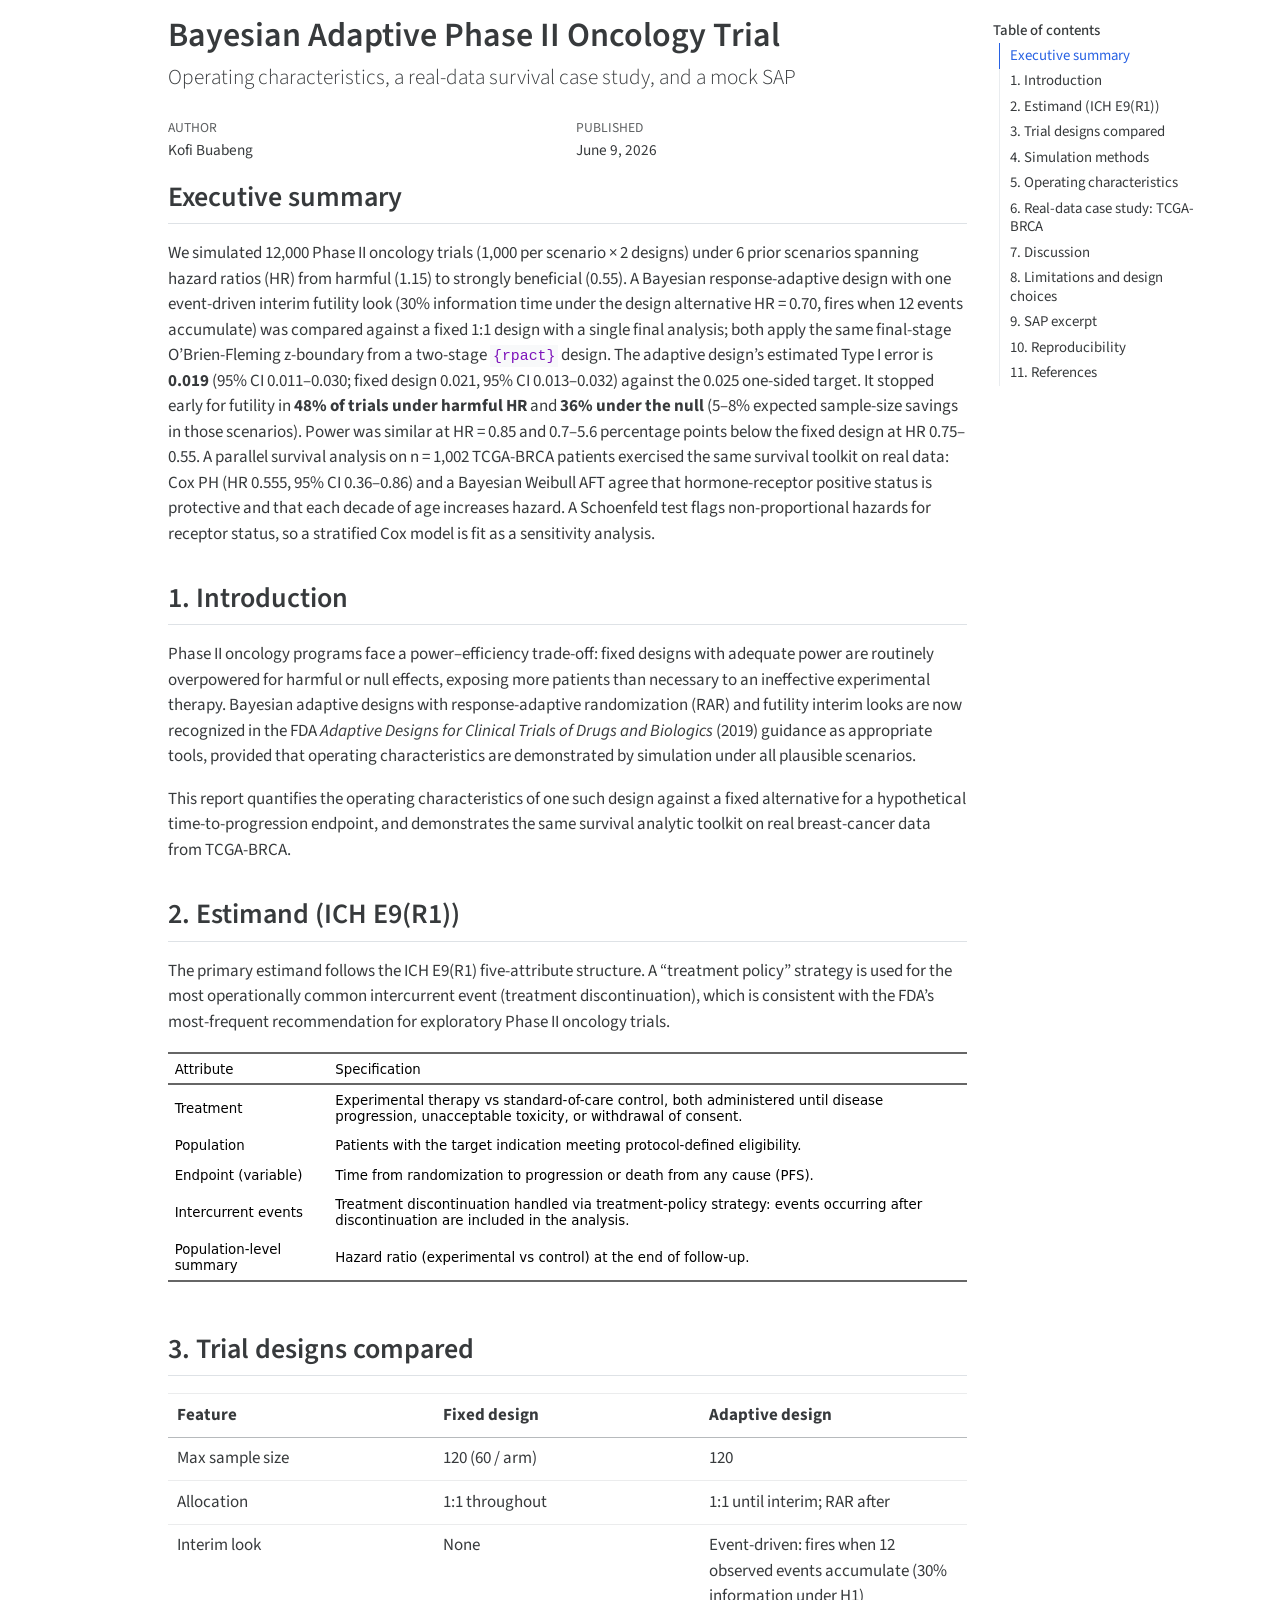
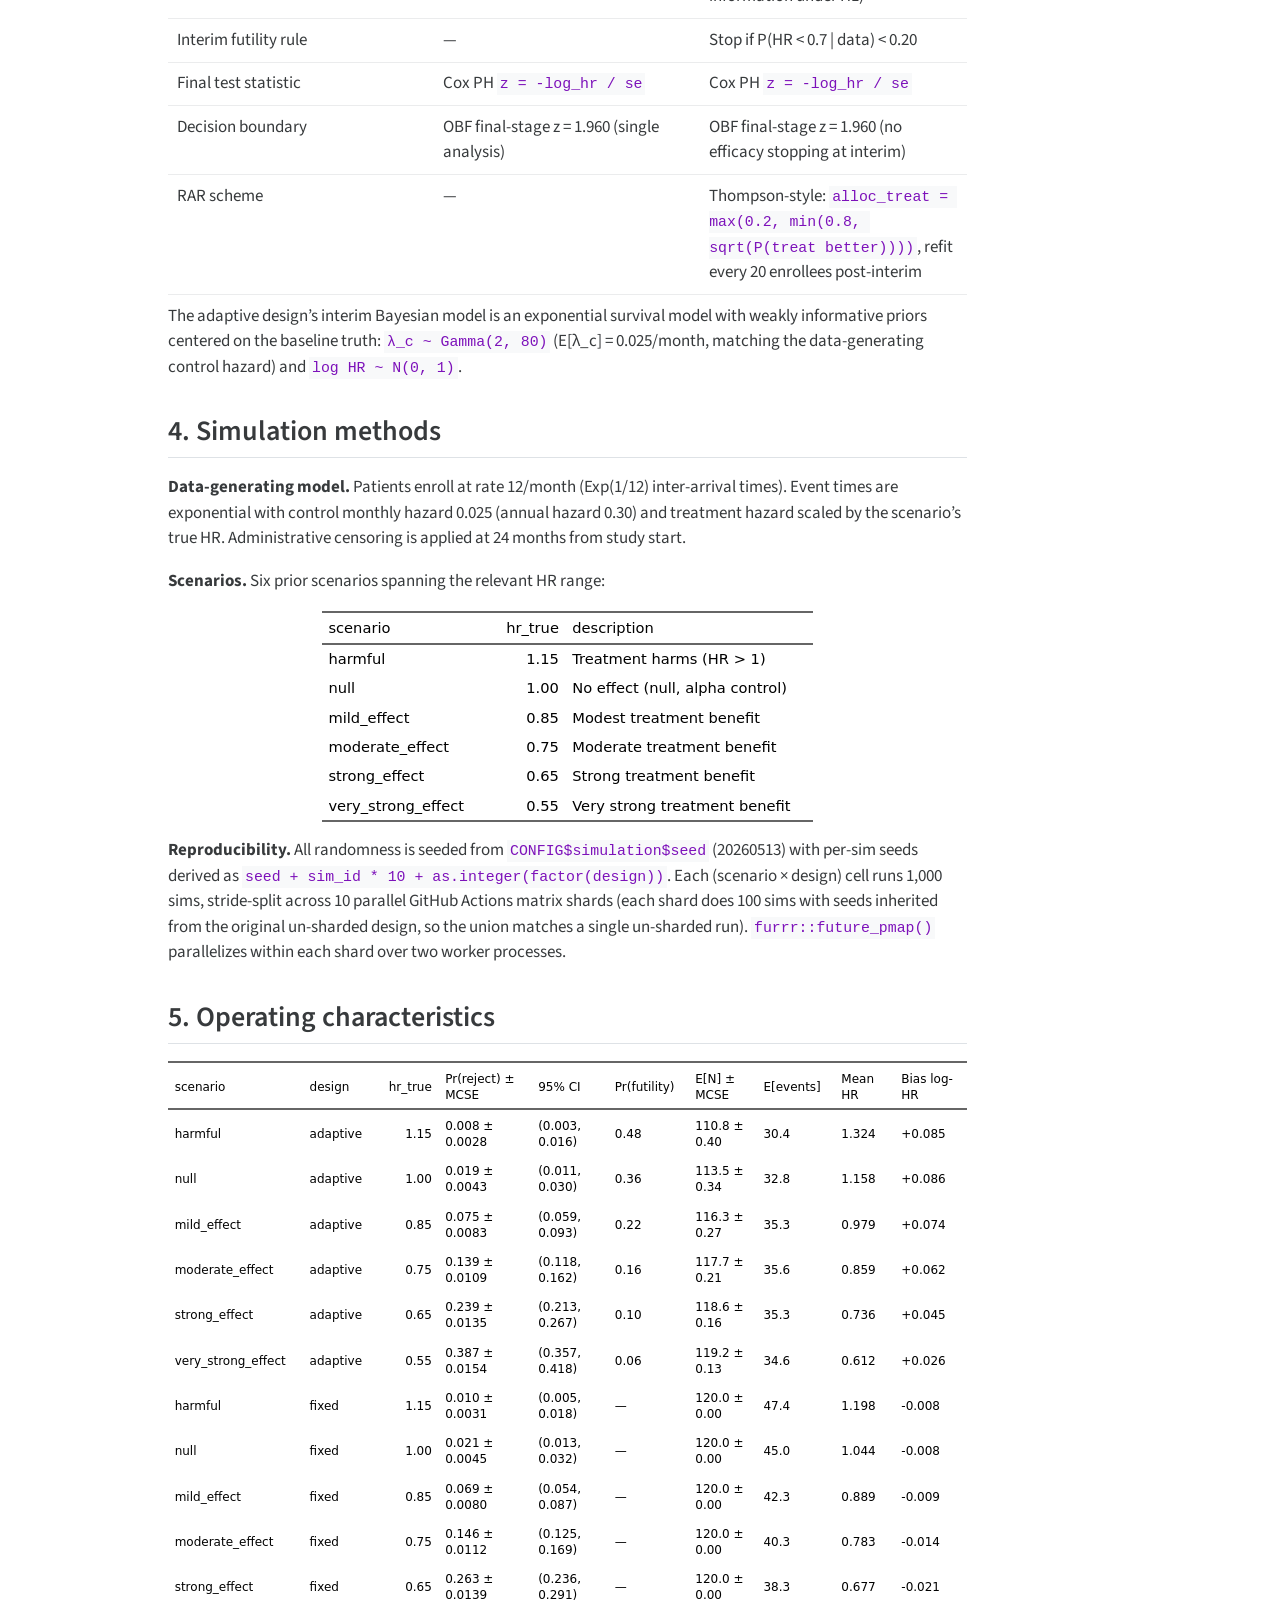
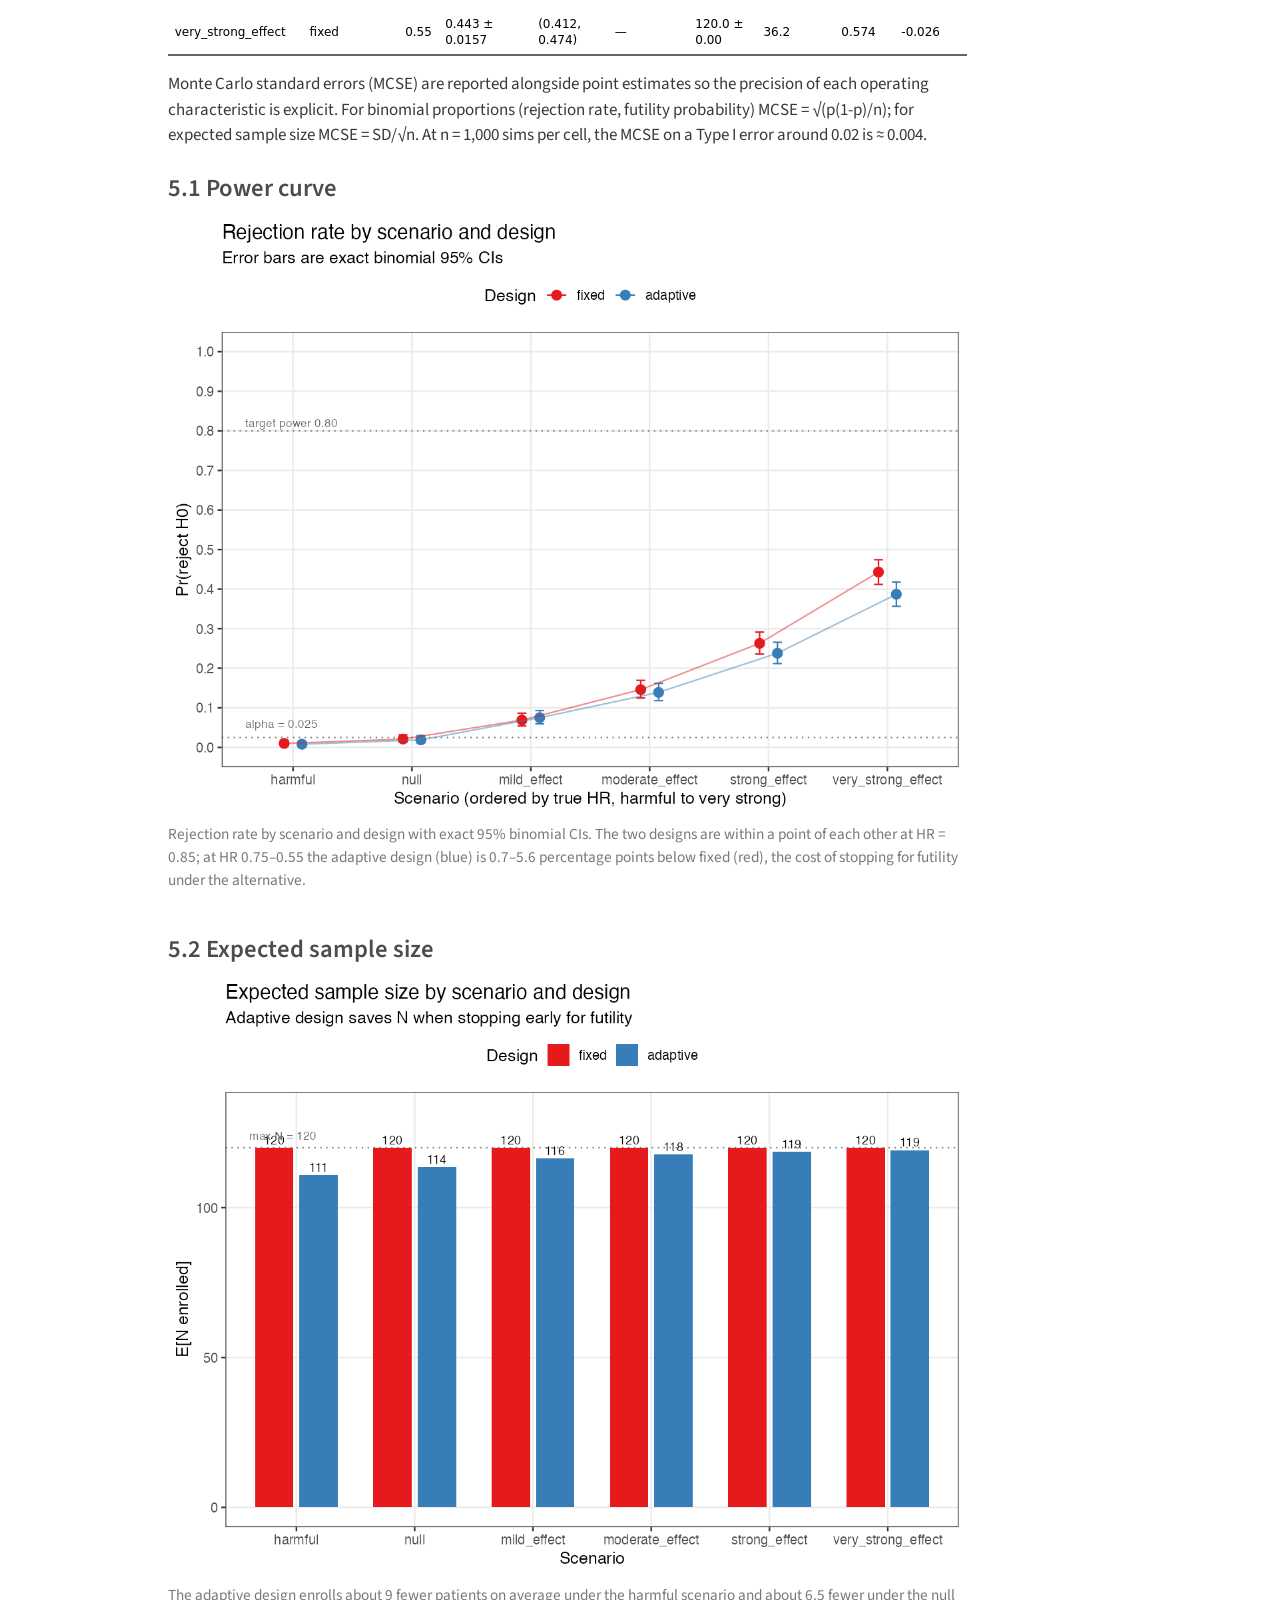
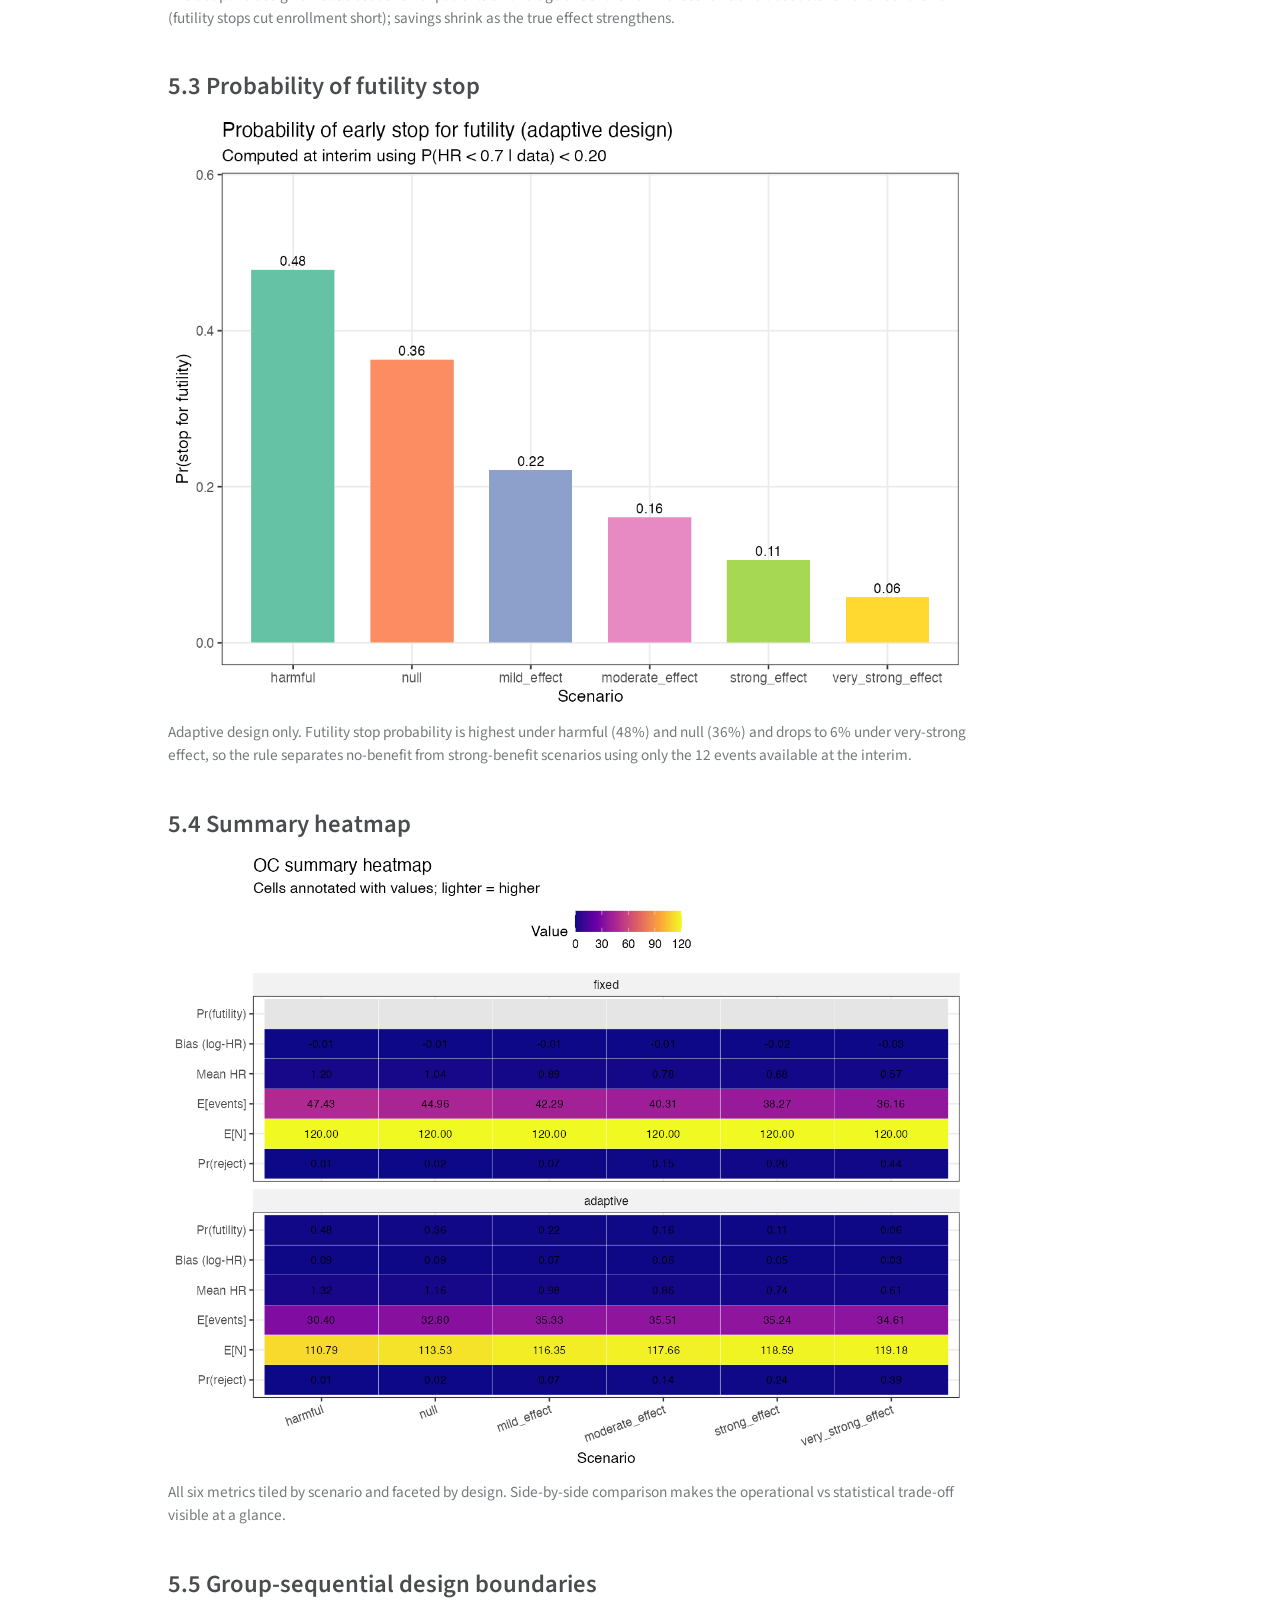
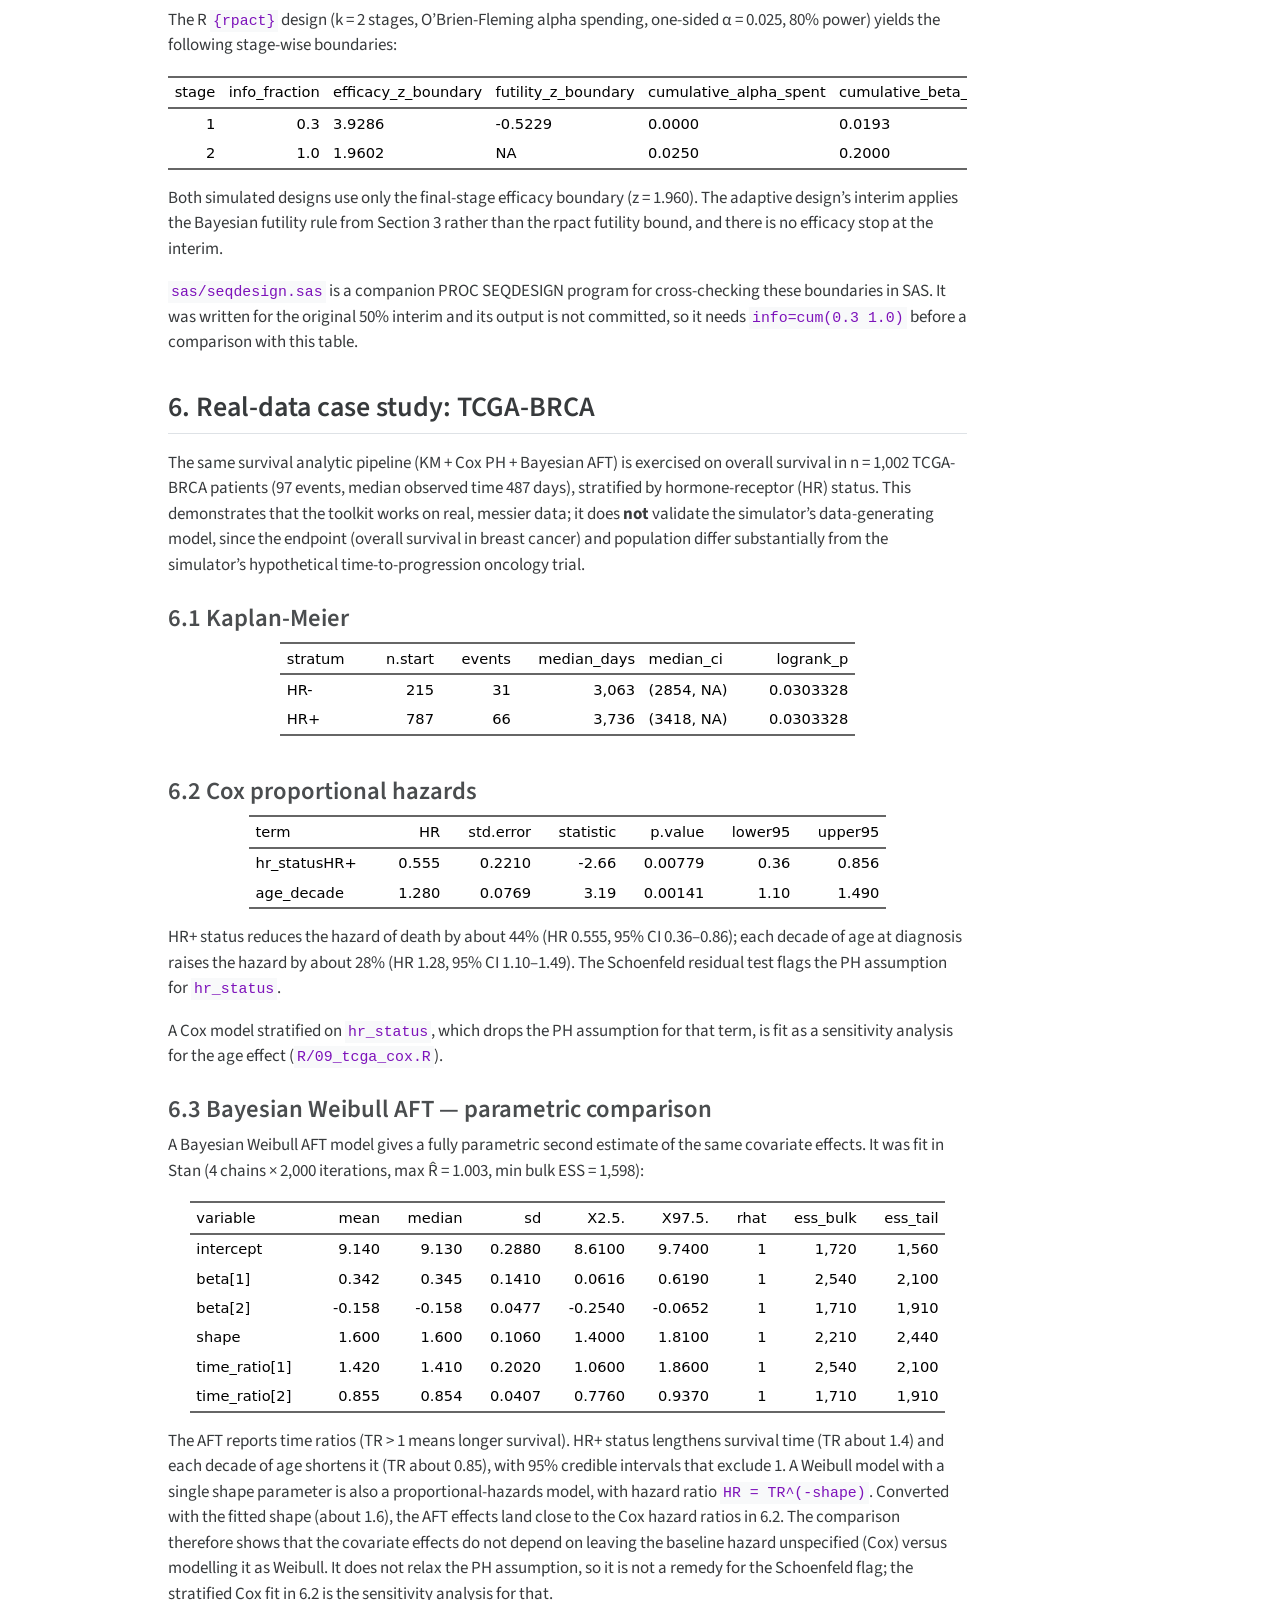
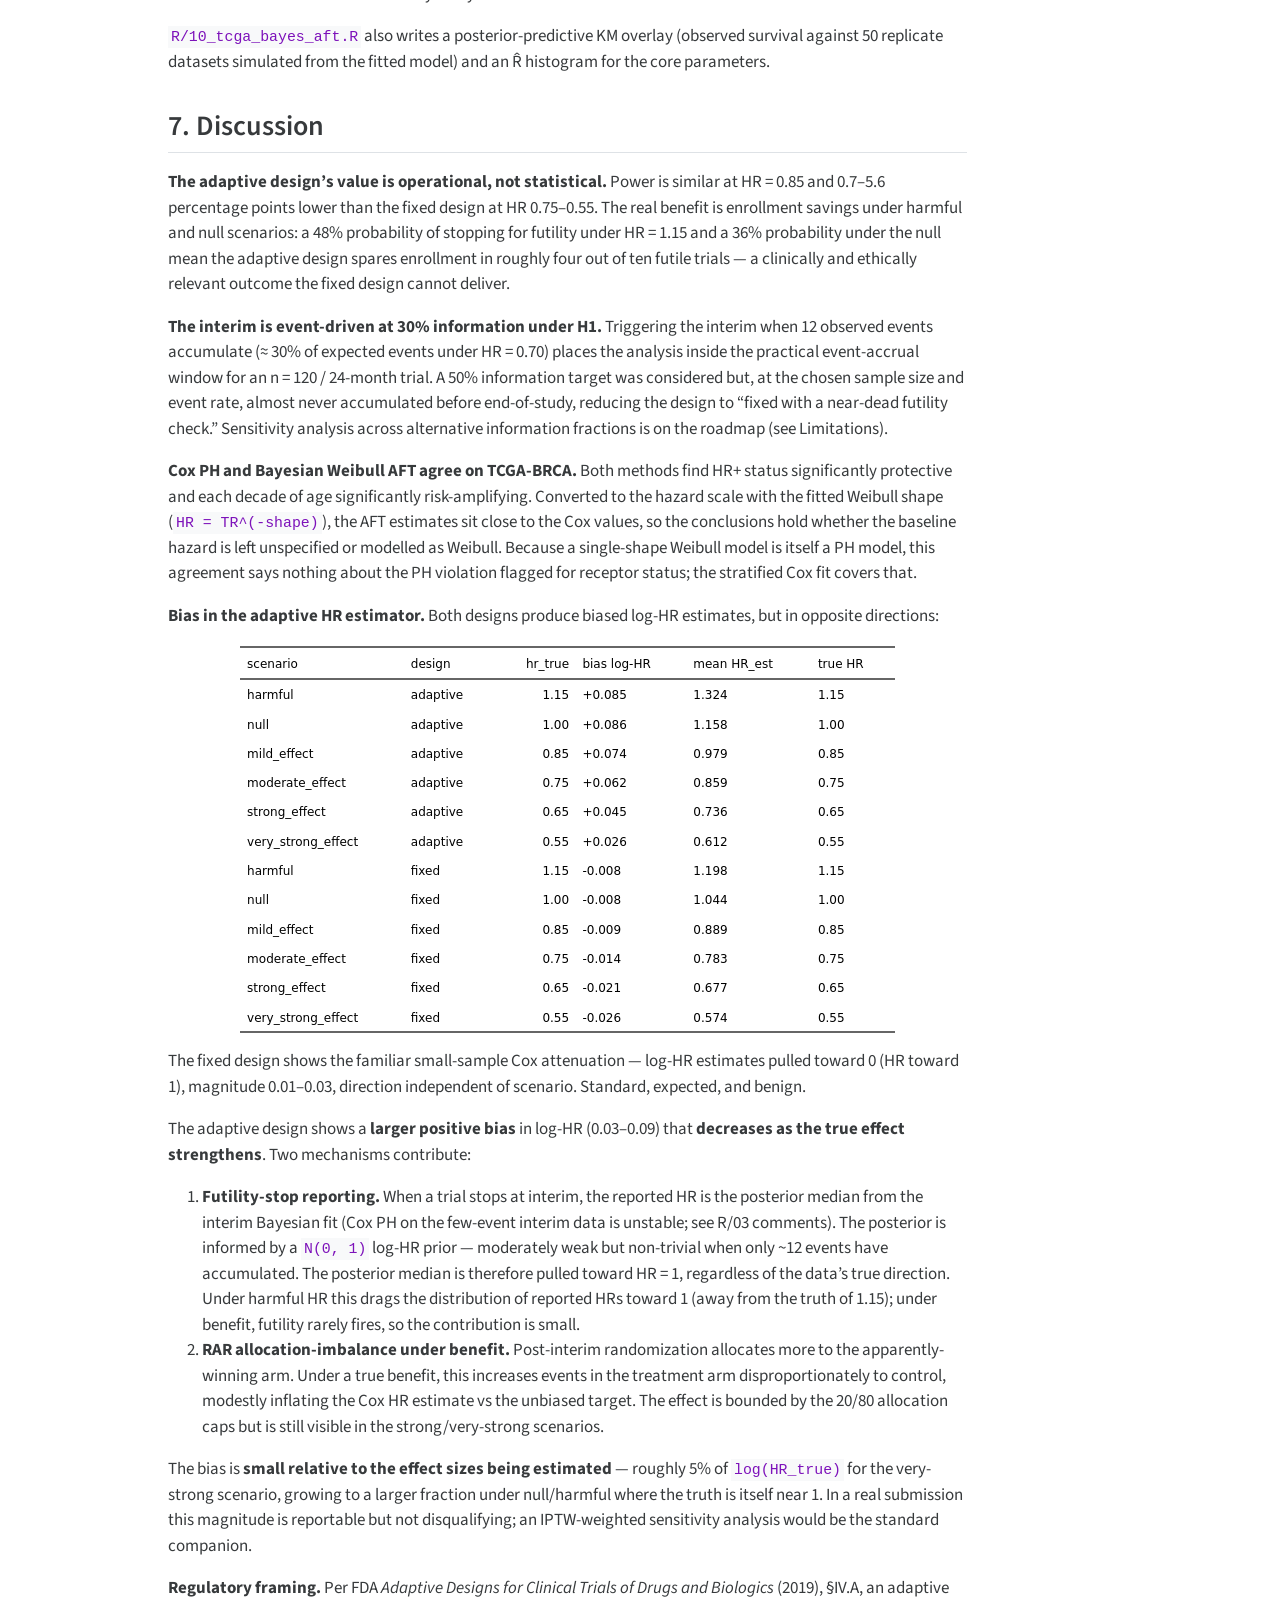
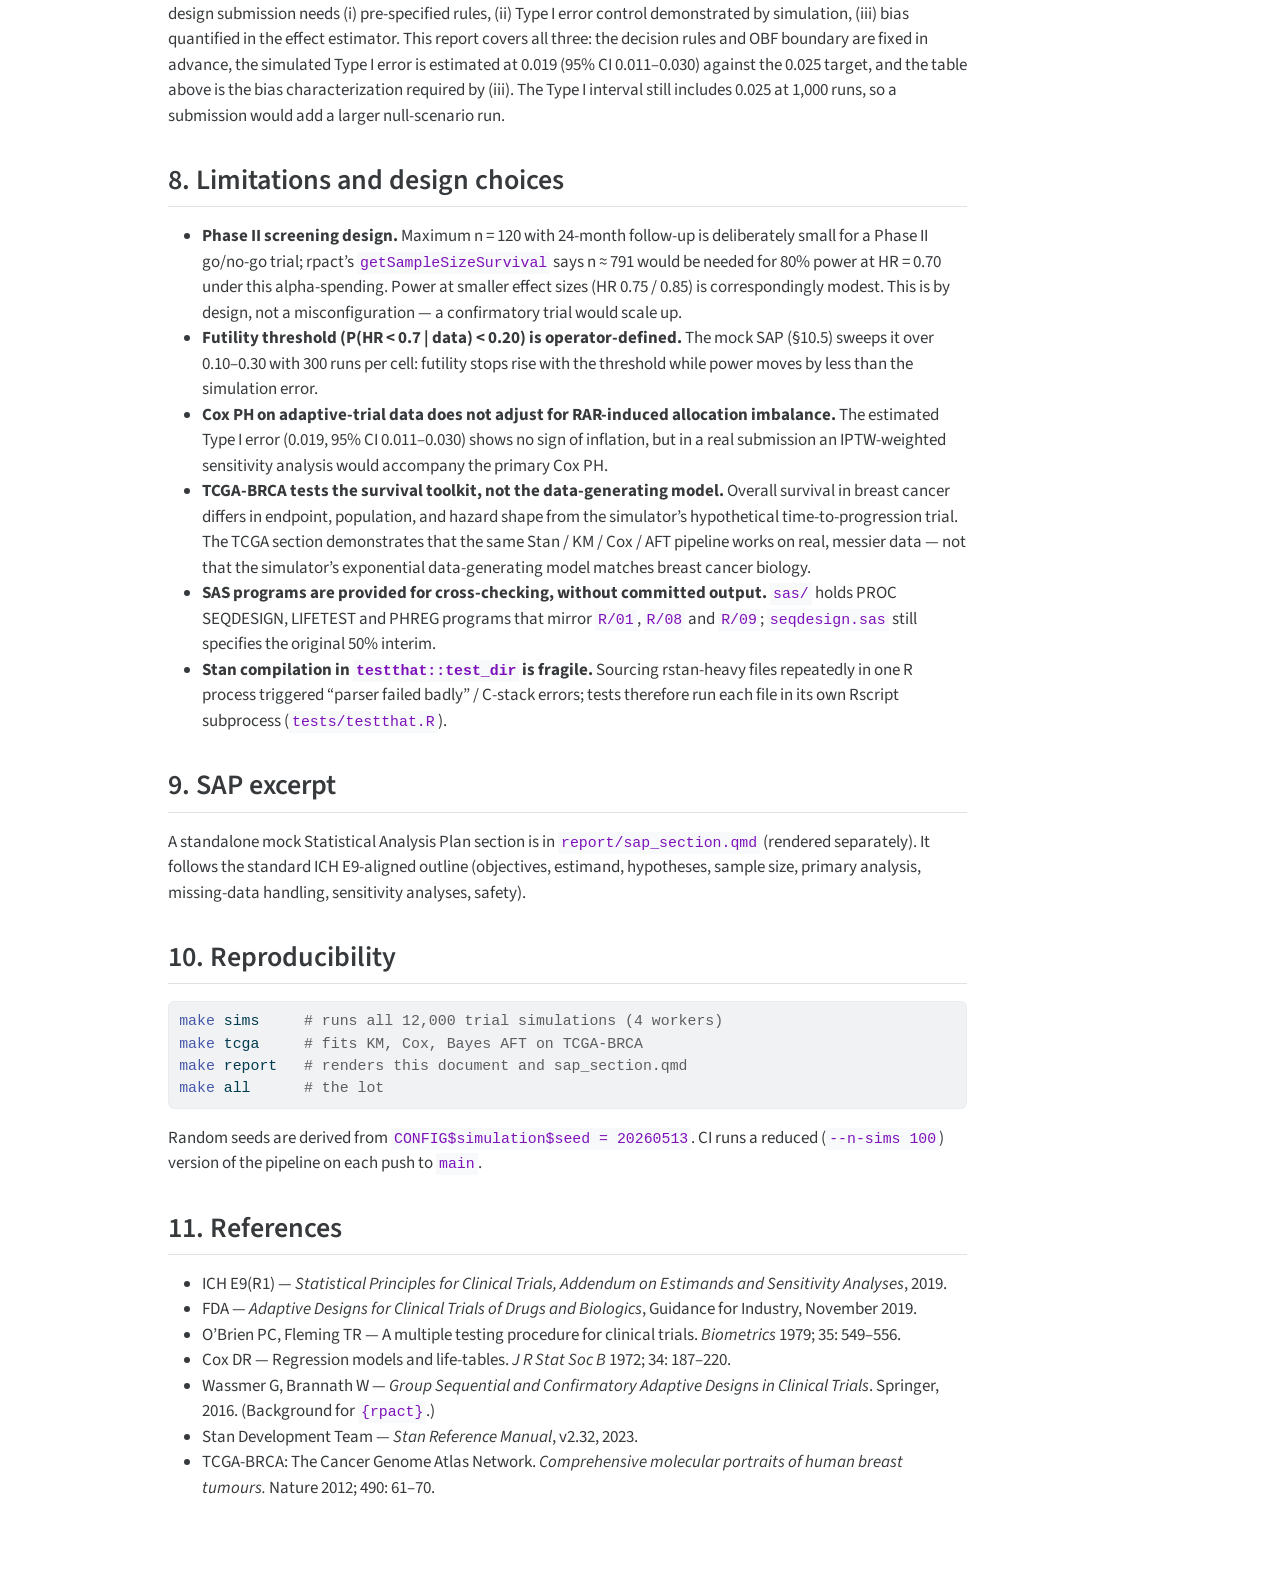
<file: index.html>
<!DOCTYPE html>
<html xmlns="http://www.w3.org/1999/xhtml" lang="en" xml:lang="en"><head>

<meta charset="utf-8">
<meta name="generator" content="quarto-1.5.57">

<meta name="viewport" content="width=device-width, initial-scale=1.0, user-scalable=yes">

<meta name="author" content="Kofi Buabeng">
<meta name="dcterms.date" content="2026-06-09">

<title>Bayesian Adaptive Phase II Oncology Trial</title>
<style>
code{white-space: pre-wrap;}
span.smallcaps{font-variant: small-caps;}
div.columns{display: flex; gap: min(4vw, 1.5em);}
div.column{flex: auto; overflow-x: auto;}
div.hanging-indent{margin-left: 1.5em; text-indent: -1.5em;}
ul.task-list{list-style: none;}
ul.task-list li input[type="checkbox"] {
  width: 0.8em;
  margin: 0 0.8em 0.2em -1em; /* quarto-specific, see https://github.com/quarto-dev/quarto-cli/issues/4556 */ 
  vertical-align: middle;
}
/* CSS for syntax highlighting */
pre > code.sourceCode { white-space: pre; position: relative; }
pre > code.sourceCode > span { line-height: 1.25; }
pre > code.sourceCode > span:empty { height: 1.2em; }
.sourceCode { overflow: visible; }
code.sourceCode > span { color: inherit; text-decoration: inherit; }
div.sourceCode { margin: 1em 0; }
pre.sourceCode { margin: 0; }
@media screen {
div.sourceCode { overflow: auto; }
}
@media print {
pre > code.sourceCode { white-space: pre-wrap; }
pre > code.sourceCode > span { display: inline-block; text-indent: -5em; padding-left: 5em; }
}
pre.numberSource code
  { counter-reset: source-line 0; }
pre.numberSource code > span
  { position: relative; left: -4em; counter-increment: source-line; }
pre.numberSource code > span > a:first-child::before
  { content: counter(source-line);
    position: relative; left: -1em; text-align: right; vertical-align: baseline;
    border: none; display: inline-block;
    -webkit-touch-callout: none; -webkit-user-select: none;
    -khtml-user-select: none; -moz-user-select: none;
    -ms-user-select: none; user-select: none;
    padding: 0 4px; width: 4em;
  }
pre.numberSource { margin-left: 3em;  padding-left: 4px; }
div.sourceCode
  {   }
@media screen {
pre > code.sourceCode > span > a:first-child::before { text-decoration: underline; }
}
</style>


<script src="index_files/libs/clipboard/clipboard.min.js"></script>
<script src="index_files/libs/quarto-html/quarto.js"></script>
<script src="index_files/libs/quarto-html/popper.min.js"></script>
<script src="index_files/libs/quarto-html/tippy.umd.min.js"></script>
<script src="index_files/libs/quarto-html/anchor.min.js"></script>
<link href="index_files/libs/quarto-html/tippy.css" rel="stylesheet">
<link href="index_files/libs/quarto-html/quarto-syntax-highlighting.css" rel="stylesheet" id="quarto-text-highlighting-styles">
<script src="index_files/libs/bootstrap/bootstrap.min.js"></script>
<link href="index_files/libs/bootstrap/bootstrap-icons.css" rel="stylesheet">
<link href="index_files/libs/bootstrap/bootstrap.min.css" rel="stylesheet" id="quarto-bootstrap" data-mode="light">
<link href="index_files/libs/tabwid-1.1.3/tabwid.css" rel="stylesheet">
<script src="index_files/libs/tabwid-1.1.3/tabwid.js"></script>


</head>

<body>

<div id="quarto-content" class="page-columns page-rows-contents page-layout-article">
<div id="quarto-margin-sidebar" class="sidebar margin-sidebar">
  <nav id="TOC" role="doc-toc" class="toc-active">
    <h2 id="toc-title">Table of contents</h2>
   
  <ul>
  <li><a href="#executive-summary" id="toc-executive-summary" class="nav-link active" data-scroll-target="#executive-summary">Executive summary</a></li>
  <li><a href="#introduction" id="toc-introduction" class="nav-link" data-scroll-target="#introduction">1. Introduction</a></li>
  <li><a href="#estimand-ich-e9r1" id="toc-estimand-ich-e9r1" class="nav-link" data-scroll-target="#estimand-ich-e9r1">2. Estimand (ICH E9(R1))</a></li>
  <li><a href="#trial-designs-compared" id="toc-trial-designs-compared" class="nav-link" data-scroll-target="#trial-designs-compared">3. Trial designs compared</a></li>
  <li><a href="#simulation-methods" id="toc-simulation-methods" class="nav-link" data-scroll-target="#simulation-methods">4. Simulation methods</a></li>
  <li><a href="#operating-characteristics" id="toc-operating-characteristics" class="nav-link" data-scroll-target="#operating-characteristics">5. Operating characteristics</a>
  <ul class="collapse">
  <li><a href="#power-curve" id="toc-power-curve" class="nav-link" data-scroll-target="#power-curve">5.1 Power curve</a></li>
  <li><a href="#expected-sample-size" id="toc-expected-sample-size" class="nav-link" data-scroll-target="#expected-sample-size">5.2 Expected sample size</a></li>
  <li><a href="#probability-of-futility-stop" id="toc-probability-of-futility-stop" class="nav-link" data-scroll-target="#probability-of-futility-stop">5.3 Probability of futility stop</a></li>
  <li><a href="#summary-heatmap" id="toc-summary-heatmap" class="nav-link" data-scroll-target="#summary-heatmap">5.4 Summary heatmap</a></li>
  <li><a href="#group-sequential-design-boundaries" id="toc-group-sequential-design-boundaries" class="nav-link" data-scroll-target="#group-sequential-design-boundaries">5.5 Group-sequential design boundaries</a></li>
  </ul></li>
  <li><a href="#real-data-case-study-tcga-brca" id="toc-real-data-case-study-tcga-brca" class="nav-link" data-scroll-target="#real-data-case-study-tcga-brca">6. Real-data case study: TCGA-BRCA</a>
  <ul class="collapse">
  <li><a href="#kaplan-meier" id="toc-kaplan-meier" class="nav-link" data-scroll-target="#kaplan-meier">6.1 Kaplan-Meier</a></li>
  <li><a href="#cox-proportional-hazards" id="toc-cox-proportional-hazards" class="nav-link" data-scroll-target="#cox-proportional-hazards">6.2 Cox proportional hazards</a></li>
  <li><a href="#bayesian-weibull-aft-parametric-comparison" id="toc-bayesian-weibull-aft-parametric-comparison" class="nav-link" data-scroll-target="#bayesian-weibull-aft-parametric-comparison">6.3 Bayesian Weibull AFT — parametric comparison</a></li>
  </ul></li>
  <li><a href="#discussion" id="toc-discussion" class="nav-link" data-scroll-target="#discussion">7. Discussion</a></li>
  <li><a href="#limitations-and-design-choices" id="toc-limitations-and-design-choices" class="nav-link" data-scroll-target="#limitations-and-design-choices">8. Limitations and design choices</a></li>
  <li><a href="#sap-excerpt" id="toc-sap-excerpt" class="nav-link" data-scroll-target="#sap-excerpt">9. SAP excerpt</a></li>
  <li><a href="#reproducibility" id="toc-reproducibility" class="nav-link" data-scroll-target="#reproducibility">10. Reproducibility</a></li>
  <li><a href="#references" id="toc-references" class="nav-link" data-scroll-target="#references">11. References</a></li>
  </ul>
</nav>
</div>
<main class="content" id="quarto-document-content">

<header id="title-block-header" class="quarto-title-block default">
<div class="quarto-title">
<h1 class="title">Bayesian Adaptive Phase II Oncology Trial</h1>
<p class="subtitle lead">Operating characteristics, a real-data survival case study, and a mock SAP</p>
</div>



<div class="quarto-title-meta">

    <div>
    <div class="quarto-title-meta-heading">Author</div>
    <div class="quarto-title-meta-contents">
             <p>Kofi Buabeng </p>
          </div>
  </div>
    
    <div>
    <div class="quarto-title-meta-heading">Published</div>
    <div class="quarto-title-meta-contents">
      <p class="date">June 9, 2026</p>
    </div>
  </div>
  
    
  </div>
  


</header>


<section id="executive-summary" class="level2 unnumbered">
<h2 class="unnumbered anchored" data-anchor-id="executive-summary">Executive summary</h2>
<p>We simulated 12,000 Phase II oncology trials (1,000 per scenario × 2 designs) under 6 prior scenarios spanning hazard ratios (HR) from harmful (1.15) to strongly beneficial (0.55). A Bayesian response-adaptive design with one event-driven interim futility look (30% information time under the design alternative HR = 0.70, fires when 12 events accumulate) was compared against a fixed 1:1 design with a single final analysis; both apply the same final-stage O’Brien-Fleming z-boundary from a two-stage <code>{rpact}</code> design. The adaptive design’s estimated Type I error is <strong>0.019</strong> (95% CI 0.011–0.030; fixed design 0.021, 95% CI 0.013–0.032) against the 0.025 one-sided target. It stopped early for futility in <strong>48% of trials under harmful HR</strong> and <strong>36% under the null</strong> (5–8% expected sample-size savings in those scenarios). Power was similar at HR = 0.85 and 0.7–5.6 percentage points below the fixed design at HR 0.75–0.55. A parallel survival analysis on n = 1,002 TCGA-BRCA patients exercised the same survival toolkit on real data: Cox PH (HR 0.555, 95% CI 0.36–0.86) and a Bayesian Weibull AFT agree that hormone-receptor positive status is protective and that each decade of age increases hazard. A Schoenfeld test flags non-proportional hazards for receptor status, so a stratified Cox model is fit as a sensitivity analysis.</p>
</section>
<section id="introduction" class="level2">
<h2 class="anchored" data-anchor-id="introduction">1. Introduction</h2>
<p>Phase II oncology programs face a power–efficiency trade-off: fixed designs with adequate power are routinely overpowered for harmful or null effects, exposing more patients than necessary to an ineffective experimental therapy. Bayesian adaptive designs with response-adaptive randomization (RAR) and futility interim looks are now recognized in the FDA <em>Adaptive Designs for Clinical Trials of Drugs and Biologics</em> (2019) guidance as appropriate tools, provided that operating characteristics are demonstrated by simulation under all plausible scenarios.</p>
<p>This report quantifies the operating characteristics of one such design against a fixed alternative for a hypothetical time-to-progression endpoint, and demonstrates the same survival analytic toolkit on real breast-cancer data from TCGA-BRCA.</p>
</section>
<section id="estimand-ich-e9r1" class="level2">
<h2 class="anchored" data-anchor-id="estimand-ich-e9r1">2. Estimand (ICH E9(R1))</h2>
<p>The primary estimand follows the ICH E9(R1) five-attribute structure. A “treatment policy” strategy is used for the most operationally common intercurrent event (treatment discontinuation), which is consistent with the FDA’s most-frequent recommendation for exploratory Phase II oncology trials.</p>
<div class="cell">
<div class="cell-output-display">
<div class="tabwid"><style>.cl-5b52fbd6{}.cl-5b49fa0e{font-family:'DejaVu Sans';font-size:10pt;font-weight:normal;font-style:normal;text-decoration:none;color:rgba(0, 0, 0, 1.00);background-color:transparent;}.cl-5b4eb382{margin:0;text-align:left;border-bottom: 0 solid rgba(0, 0, 0, 1.00);border-top: 0 solid rgba(0, 0, 0, 1.00);border-left: 0 solid rgba(0, 0, 0, 1.00);border-right: 0 solid rgba(0, 0, 0, 1.00);padding-bottom:5pt;padding-top:5pt;padding-left:5pt;padding-right:5pt;line-height: 1;background-color:transparent;}.cl-5b4ed8da{width:2.281in;background-color:transparent;vertical-align: middle;border-bottom: 1.5pt solid rgba(102, 102, 102, 1.00);border-top: 1.5pt solid rgba(102, 102, 102, 1.00);border-left: 0 solid rgba(0, 0, 0, 1.00);border-right: 0 solid rgba(0, 0, 0, 1.00);margin-bottom:0;margin-top:0;margin-left:0;margin-right:0;}.cl-5b4ed8db{width:11.313in;background-color:transparent;vertical-align: middle;border-bottom: 1.5pt solid rgba(102, 102, 102, 1.00);border-top: 1.5pt solid rgba(102, 102, 102, 1.00);border-left: 0 solid rgba(0, 0, 0, 1.00);border-right: 0 solid rgba(0, 0, 0, 1.00);margin-bottom:0;margin-top:0;margin-left:0;margin-right:0;}.cl-5b4ed8e4{width:2.281in;background-color:transparent;vertical-align: middle;border-bottom: 0 solid rgba(0, 0, 0, 1.00);border-top: 0 solid rgba(0, 0, 0, 1.00);border-left: 0 solid rgba(0, 0, 0, 1.00);border-right: 0 solid rgba(0, 0, 0, 1.00);margin-bottom:0;margin-top:0;margin-left:0;margin-right:0;}.cl-5b4ed8e5{width:11.313in;background-color:transparent;vertical-align: middle;border-bottom: 0 solid rgba(0, 0, 0, 1.00);border-top: 0 solid rgba(0, 0, 0, 1.00);border-left: 0 solid rgba(0, 0, 0, 1.00);border-right: 0 solid rgba(0, 0, 0, 1.00);margin-bottom:0;margin-top:0;margin-left:0;margin-right:0;}.cl-5b4ed8e6{width:2.281in;background-color:transparent;vertical-align: middle;border-bottom: 1.5pt solid rgba(102, 102, 102, 1.00);border-top: 0 solid rgba(0, 0, 0, 1.00);border-left: 0 solid rgba(0, 0, 0, 1.00);border-right: 0 solid rgba(0, 0, 0, 1.00);margin-bottom:0;margin-top:0;margin-left:0;margin-right:0;}.cl-5b4ed8ee{width:11.313in;background-color:transparent;vertical-align: middle;border-bottom: 1.5pt solid rgba(102, 102, 102, 1.00);border-top: 0 solid rgba(0, 0, 0, 1.00);border-left: 0 solid rgba(0, 0, 0, 1.00);border-right: 0 solid rgba(0, 0, 0, 1.00);margin-bottom:0;margin-top:0;margin-left:0;margin-right:0;}</style><table data-quarto-disable-processing="true" class="cl-5b52fbd6"><thead><tr style="overflow-wrap:break-word;"><th class="cl-5b4ed8da"><p class="cl-5b4eb382"><span class="cl-5b49fa0e">Attribute</span></p></th><th class="cl-5b4ed8db"><p class="cl-5b4eb382"><span class="cl-5b49fa0e">Specification</span></p></th></tr></thead><tbody><tr style="overflow-wrap:break-word;"><td class="cl-5b4ed8e4"><p class="cl-5b4eb382"><span class="cl-5b49fa0e">Treatment</span></p></td><td class="cl-5b4ed8e5"><p class="cl-5b4eb382"><span class="cl-5b49fa0e">Experimental therapy vs standard-of-care control, both administered until disease progression, unacceptable toxicity, or withdrawal of consent.</span></p></td></tr><tr style="overflow-wrap:break-word;"><td class="cl-5b4ed8e4"><p class="cl-5b4eb382"><span class="cl-5b49fa0e">Population</span></p></td><td class="cl-5b4ed8e5"><p class="cl-5b4eb382"><span class="cl-5b49fa0e">Patients with the target indication meeting protocol-defined eligibility.</span></p></td></tr><tr style="overflow-wrap:break-word;"><td class="cl-5b4ed8e4"><p class="cl-5b4eb382"><span class="cl-5b49fa0e">Endpoint (variable)</span></p></td><td class="cl-5b4ed8e5"><p class="cl-5b4eb382"><span class="cl-5b49fa0e">Time from randomization to progression or death from any cause (PFS).</span></p></td></tr><tr style="overflow-wrap:break-word;"><td class="cl-5b4ed8e4"><p class="cl-5b4eb382"><span class="cl-5b49fa0e">Intercurrent events</span></p></td><td class="cl-5b4ed8e5"><p class="cl-5b4eb382"><span class="cl-5b49fa0e">Treatment discontinuation handled via treatment-policy strategy: events occurring after discontinuation are included in the analysis.</span></p></td></tr><tr style="overflow-wrap:break-word;"><td class="cl-5b4ed8e6"><p class="cl-5b4eb382"><span class="cl-5b49fa0e">Population-level summary</span></p></td><td class="cl-5b4ed8ee"><p class="cl-5b4eb382"><span class="cl-5b49fa0e">Hazard ratio (experimental vs control) at the end of follow-up.</span></p></td></tr></tbody></table></div>
</div>
</div>
</section>
<section id="trial-designs-compared" class="level2">
<h2 class="anchored" data-anchor-id="trial-designs-compared">3. Trial designs compared</h2>
<table class="caption-top table">
<colgroup>
<col style="width: 33%">
<col style="width: 33%">
<col style="width: 33%">
</colgroup>
<thead>
<tr class="header">
<th>Feature</th>
<th>Fixed design</th>
<th>Adaptive design</th>
</tr>
</thead>
<tbody>
<tr class="odd">
<td>Max sample size</td>
<td>120 (60 / arm)</td>
<td>120</td>
</tr>
<tr class="even">
<td>Allocation</td>
<td>1:1 throughout</td>
<td>1:1 until interim; RAR after</td>
</tr>
<tr class="odd">
<td>Interim look</td>
<td>None</td>
<td>Event-driven: fires when 12 observed events accumulate (30% information under H1)</td>
</tr>
<tr class="even">
<td>Interim futility rule</td>
<td>—</td>
<td>Stop if P(HR &lt; 0.7 | data) &lt; 0.20</td>
</tr>
<tr class="odd">
<td>Final test statistic</td>
<td>Cox PH <code>z = -log_hr / se</code></td>
<td>Cox PH <code>z = -log_hr / se</code></td>
</tr>
<tr class="even">
<td>Decision boundary</td>
<td>OBF final-stage z = 1.960 (single analysis)</td>
<td>OBF final-stage z = 1.960 (no efficacy stopping at interim)</td>
</tr>
<tr class="odd">
<td>RAR scheme</td>
<td>—</td>
<td>Thompson-style: <code>alloc_treat = max(0.2, min(0.8, sqrt(P(treat better))))</code>, refit every 20 enrollees post-interim</td>
</tr>
</tbody>
</table>
<p>The adaptive design’s interim Bayesian model is an exponential survival model with weakly informative priors centered on the baseline truth: <code>λ_c ~ Gamma(2, 80)</code> (E[λ_c] = 0.025/month, matching the data-generating control hazard) and <code>log HR ~ N(0, 1)</code>.</p>
</section>
<section id="simulation-methods" class="level2">
<h2 class="anchored" data-anchor-id="simulation-methods">4. Simulation methods</h2>
<p><strong>Data-generating model.</strong> Patients enroll at rate 12/month (Exp(1/12) inter-arrival times). Event times are exponential with control monthly hazard 0.025 (annual hazard 0.30) and treatment hazard scaled by the scenario’s true HR. Administrative censoring is applied at 24 months from study start.</p>
<p><strong>Scenarios.</strong> Six prior scenarios spanning the relevant HR range:</p>
<div class="cell">
<div class="cell-output-display">
<div class="tabwid"><style>.cl-5b7f1158{}.cl-5b78159c{font-family:'DejaVu Sans';font-size:11pt;font-weight:normal;font-style:normal;text-decoration:none;color:rgba(0, 0, 0, 1.00);background-color:transparent;}.cl-5b7af99c{margin:0;text-align:left;border-bottom: 0 solid rgba(0, 0, 0, 1.00);border-top: 0 solid rgba(0, 0, 0, 1.00);border-left: 0 solid rgba(0, 0, 0, 1.00);border-right: 0 solid rgba(0, 0, 0, 1.00);padding-bottom:5pt;padding-top:5pt;padding-left:5pt;padding-right:5pt;line-height: 1;background-color:transparent;}.cl-5b7af9a6{margin:0;text-align:right;border-bottom: 0 solid rgba(0, 0, 0, 1.00);border-top: 0 solid rgba(0, 0, 0, 1.00);border-left: 0 solid rgba(0, 0, 0, 1.00);border-right: 0 solid rgba(0, 0, 0, 1.00);padding-bottom:5pt;padding-top:5pt;padding-left:5pt;padding-right:5pt;line-height: 1;background-color:transparent;}.cl-5b7b1c56{width:1.705in;background-color:transparent;vertical-align: middle;border-bottom: 1.5pt solid rgba(102, 102, 102, 1.00);border-top: 1.5pt solid rgba(102, 102, 102, 1.00);border-left: 0 solid rgba(0, 0, 0, 1.00);border-right: 0 solid rgba(0, 0, 0, 1.00);margin-bottom:0;margin-top:0;margin-left:0;margin-right:0;}.cl-5b7b1c60{width:0.835in;background-color:transparent;vertical-align: middle;border-bottom: 1.5pt solid rgba(102, 102, 102, 1.00);border-top: 1.5pt solid rgba(102, 102, 102, 1.00);border-left: 0 solid rgba(0, 0, 0, 1.00);border-right: 0 solid rgba(0, 0, 0, 1.00);margin-bottom:0;margin-top:0;margin-left:0;margin-right:0;}.cl-5b7b1c61{width:2.58in;background-color:transparent;vertical-align: middle;border-bottom: 1.5pt solid rgba(102, 102, 102, 1.00);border-top: 1.5pt solid rgba(102, 102, 102, 1.00);border-left: 0 solid rgba(0, 0, 0, 1.00);border-right: 0 solid rgba(0, 0, 0, 1.00);margin-bottom:0;margin-top:0;margin-left:0;margin-right:0;}.cl-5b7b1c6a{width:1.705in;background-color:transparent;vertical-align: middle;border-bottom: 0 solid rgba(0, 0, 0, 1.00);border-top: 0 solid rgba(0, 0, 0, 1.00);border-left: 0 solid rgba(0, 0, 0, 1.00);border-right: 0 solid rgba(0, 0, 0, 1.00);margin-bottom:0;margin-top:0;margin-left:0;margin-right:0;}.cl-5b7b1c6b{width:0.835in;background-color:transparent;vertical-align: middle;border-bottom: 0 solid rgba(0, 0, 0, 1.00);border-top: 0 solid rgba(0, 0, 0, 1.00);border-left: 0 solid rgba(0, 0, 0, 1.00);border-right: 0 solid rgba(0, 0, 0, 1.00);margin-bottom:0;margin-top:0;margin-left:0;margin-right:0;}.cl-5b7b1c74{width:2.58in;background-color:transparent;vertical-align: middle;border-bottom: 0 solid rgba(0, 0, 0, 1.00);border-top: 0 solid rgba(0, 0, 0, 1.00);border-left: 0 solid rgba(0, 0, 0, 1.00);border-right: 0 solid rgba(0, 0, 0, 1.00);margin-bottom:0;margin-top:0;margin-left:0;margin-right:0;}.cl-5b7b1c75{width:1.705in;background-color:transparent;vertical-align: middle;border-bottom: 0 solid rgba(0, 0, 0, 1.00);border-top: 0 solid rgba(0, 0, 0, 1.00);border-left: 0 solid rgba(0, 0, 0, 1.00);border-right: 0 solid rgba(0, 0, 0, 1.00);margin-bottom:0;margin-top:0;margin-left:0;margin-right:0;}.cl-5b7b1c7e{width:0.835in;background-color:transparent;vertical-align: middle;border-bottom: 0 solid rgba(0, 0, 0, 1.00);border-top: 0 solid rgba(0, 0, 0, 1.00);border-left: 0 solid rgba(0, 0, 0, 1.00);border-right: 0 solid rgba(0, 0, 0, 1.00);margin-bottom:0;margin-top:0;margin-left:0;margin-right:0;}.cl-5b7b1c7f{width:2.58in;background-color:transparent;vertical-align: middle;border-bottom: 0 solid rgba(0, 0, 0, 1.00);border-top: 0 solid rgba(0, 0, 0, 1.00);border-left: 0 solid rgba(0, 0, 0, 1.00);border-right: 0 solid rgba(0, 0, 0, 1.00);margin-bottom:0;margin-top:0;margin-left:0;margin-right:0;}.cl-5b7b1c88{width:1.705in;background-color:transparent;vertical-align: middle;border-bottom: 0 solid rgba(0, 0, 0, 1.00);border-top: 0 solid rgba(0, 0, 0, 1.00);border-left: 0 solid rgba(0, 0, 0, 1.00);border-right: 0 solid rgba(0, 0, 0, 1.00);margin-bottom:0;margin-top:0;margin-left:0;margin-right:0;}.cl-5b7b1c89{width:0.835in;background-color:transparent;vertical-align: middle;border-bottom: 0 solid rgba(0, 0, 0, 1.00);border-top: 0 solid rgba(0, 0, 0, 1.00);border-left: 0 solid rgba(0, 0, 0, 1.00);border-right: 0 solid rgba(0, 0, 0, 1.00);margin-bottom:0;margin-top:0;margin-left:0;margin-right:0;}.cl-5b7b1c92{width:2.58in;background-color:transparent;vertical-align: middle;border-bottom: 0 solid rgba(0, 0, 0, 1.00);border-top: 0 solid rgba(0, 0, 0, 1.00);border-left: 0 solid rgba(0, 0, 0, 1.00);border-right: 0 solid rgba(0, 0, 0, 1.00);margin-bottom:0;margin-top:0;margin-left:0;margin-right:0;}.cl-5b7b1c9c{width:1.705in;background-color:transparent;vertical-align: middle;border-bottom: 1.5pt solid rgba(102, 102, 102, 1.00);border-top: 0 solid rgba(0, 0, 0, 1.00);border-left: 0 solid rgba(0, 0, 0, 1.00);border-right: 0 solid rgba(0, 0, 0, 1.00);margin-bottom:0;margin-top:0;margin-left:0;margin-right:0;}.cl-5b7b1c9d{width:0.835in;background-color:transparent;vertical-align: middle;border-bottom: 1.5pt solid rgba(102, 102, 102, 1.00);border-top: 0 solid rgba(0, 0, 0, 1.00);border-left: 0 solid rgba(0, 0, 0, 1.00);border-right: 0 solid rgba(0, 0, 0, 1.00);margin-bottom:0;margin-top:0;margin-left:0;margin-right:0;}.cl-5b7b1c9e{width:2.58in;background-color:transparent;vertical-align: middle;border-bottom: 1.5pt solid rgba(102, 102, 102, 1.00);border-top: 0 solid rgba(0, 0, 0, 1.00);border-left: 0 solid rgba(0, 0, 0, 1.00);border-right: 0 solid rgba(0, 0, 0, 1.00);margin-bottom:0;margin-top:0;margin-left:0;margin-right:0;}</style><table data-quarto-disable-processing="true" class="cl-5b7f1158"><thead><tr style="overflow-wrap:break-word;"><th class="cl-5b7b1c56"><p class="cl-5b7af99c"><span class="cl-5b78159c">scenario</span></p></th><th class="cl-5b7b1c60"><p class="cl-5b7af9a6"><span class="cl-5b78159c">hr_true</span></p></th><th class="cl-5b7b1c61"><p class="cl-5b7af99c"><span class="cl-5b78159c">description</span></p></th></tr></thead><tbody><tr style="overflow-wrap:break-word;"><td class="cl-5b7b1c6a"><p class="cl-5b7af99c"><span class="cl-5b78159c">harmful</span></p></td><td class="cl-5b7b1c6b"><p class="cl-5b7af9a6"><span class="cl-5b78159c">1.15</span></p></td><td class="cl-5b7b1c74"><p class="cl-5b7af99c"><span class="cl-5b78159c">Treatment harms (HR &gt; 1)</span></p></td></tr><tr style="overflow-wrap:break-word;"><td class="cl-5b7b1c75"><p class="cl-5b7af99c"><span class="cl-5b78159c">null</span></p></td><td class="cl-5b7b1c7e"><p class="cl-5b7af9a6"><span class="cl-5b78159c">1.00</span></p></td><td class="cl-5b7b1c7f"><p class="cl-5b7af99c"><span class="cl-5b78159c">No effect (null, alpha control)</span></p></td></tr><tr style="overflow-wrap:break-word;"><td class="cl-5b7b1c88"><p class="cl-5b7af99c"><span class="cl-5b78159c">mild_effect</span></p></td><td class="cl-5b7b1c89"><p class="cl-5b7af9a6"><span class="cl-5b78159c">0.85</span></p></td><td class="cl-5b7b1c92"><p class="cl-5b7af99c"><span class="cl-5b78159c">Modest treatment benefit</span></p></td></tr><tr style="overflow-wrap:break-word;"><td class="cl-5b7b1c88"><p class="cl-5b7af99c"><span class="cl-5b78159c">moderate_effect</span></p></td><td class="cl-5b7b1c89"><p class="cl-5b7af9a6"><span class="cl-5b78159c">0.75</span></p></td><td class="cl-5b7b1c92"><p class="cl-5b7af99c"><span class="cl-5b78159c">Moderate treatment benefit</span></p></td></tr><tr style="overflow-wrap:break-word;"><td class="cl-5b7b1c88"><p class="cl-5b7af99c"><span class="cl-5b78159c">strong_effect</span></p></td><td class="cl-5b7b1c89"><p class="cl-5b7af9a6"><span class="cl-5b78159c">0.65</span></p></td><td class="cl-5b7b1c92"><p class="cl-5b7af99c"><span class="cl-5b78159c">Strong treatment benefit</span></p></td></tr><tr style="overflow-wrap:break-word;"><td class="cl-5b7b1c9c"><p class="cl-5b7af99c"><span class="cl-5b78159c">very_strong_effect</span></p></td><td class="cl-5b7b1c9d"><p class="cl-5b7af9a6"><span class="cl-5b78159c">0.55</span></p></td><td class="cl-5b7b1c9e"><p class="cl-5b7af99c"><span class="cl-5b78159c">Very strong treatment benefit</span></p></td></tr></tbody></table></div>
</div>
</div>
<p><strong>Reproducibility.</strong> All randomness is seeded from <code>CONFIG$simulation$seed</code> (20260513) with per-sim seeds derived as <code>seed + sim_id * 10 + as.integer(factor(design))</code>. Each (scenario × design) cell runs 1,000 sims, stride-split across 10 parallel GitHub Actions matrix shards (each shard does 100 sims with seeds inherited from the original un-sharded design, so the union matches a single un-sharded run). <code>furrr::future_pmap()</code> parallelizes within each shard over two worker processes.</p>
</section>
<section id="operating-characteristics" class="level2">
<h2 class="anchored" data-anchor-id="operating-characteristics">5. Operating characteristics</h2>
<div class="cell">
<div class="cell-output-display">
<div class="tabwid"><style>.cl-5baa1902{}.cl-5ba26482{font-family:'DejaVu Sans';font-size:9pt;font-weight:normal;font-style:normal;text-decoration:none;color:rgba(0, 0, 0, 1.00);background-color:transparent;}.cl-5ba58298{margin:0;text-align:left;border-bottom: 0 solid rgba(0, 0, 0, 1.00);border-top: 0 solid rgba(0, 0, 0, 1.00);border-left: 0 solid rgba(0, 0, 0, 1.00);border-right: 0 solid rgba(0, 0, 0, 1.00);padding-bottom:5pt;padding-top:5pt;padding-left:5pt;padding-right:5pt;line-height: 1;background-color:transparent;}.cl-5ba582a2{margin:0;text-align:right;border-bottom: 0 solid rgba(0, 0, 0, 1.00);border-top: 0 solid rgba(0, 0, 0, 1.00);border-left: 0 solid rgba(0, 0, 0, 1.00);border-right: 0 solid rgba(0, 0, 0, 1.00);padding-bottom:5pt;padding-top:5pt;padding-left:5pt;padding-right:5pt;line-height: 1;background-color:transparent;}.cl-5ba5a818{width:1.705in;background-color:transparent;vertical-align: middle;border-bottom: 1.5pt solid rgba(102, 102, 102, 1.00);border-top: 1.5pt solid rgba(102, 102, 102, 1.00);border-left: 0 solid rgba(0, 0, 0, 1.00);border-right: 0 solid rgba(0, 0, 0, 1.00);margin-bottom:0;margin-top:0;margin-left:0;margin-right:0;}.cl-5ba5a822{width:0.953in;background-color:transparent;vertical-align: middle;border-bottom: 1.5pt solid rgba(102, 102, 102, 1.00);border-top: 1.5pt solid rgba(102, 102, 102, 1.00);border-left: 0 solid rgba(0, 0, 0, 1.00);border-right: 0 solid rgba(0, 0, 0, 1.00);margin-bottom:0;margin-top:0;margin-left:0;margin-right:0;}.cl-5ba5a823{width:0.835in;background-color:transparent;vertical-align: middle;border-bottom: 1.5pt solid rgba(102, 102, 102, 1.00);border-top: 1.5pt solid rgba(102, 102, 102, 1.00);border-left: 0 solid rgba(0, 0, 0, 1.00);border-right: 0 solid rgba(0, 0, 0, 1.00);margin-bottom:0;margin-top:0;margin-left:0;margin-right:0;}.cl-5ba5a82c{width:1.654in;background-color:transparent;vertical-align: middle;border-bottom: 1.5pt solid rgba(102, 102, 102, 1.00);border-top: 1.5pt solid rgba(102, 102, 102, 1.00);border-left: 0 solid rgba(0, 0, 0, 1.00);border-right: 0 solid rgba(0, 0, 0, 1.00);margin-bottom:0;margin-top:0;margin-left:0;margin-right:0;}.cl-5ba5a82d{width:1.376in;background-color:transparent;vertical-align: middle;border-bottom: 1.5pt solid rgba(102, 102, 102, 1.00);border-top: 1.5pt solid rgba(102, 102, 102, 1.00);border-left: 0 solid rgba(0, 0, 0, 1.00);border-right: 0 solid rgba(0, 0, 0, 1.00);margin-bottom:0;margin-top:0;margin-left:0;margin-right:0;}.cl-5ba5a836{width:1.048in;background-color:transparent;vertical-align: middle;border-bottom: 1.5pt solid rgba(102, 102, 102, 1.00);border-top: 1.5pt solid rgba(102, 102, 102, 1.00);border-left: 0 solid rgba(0, 0, 0, 1.00);border-right: 0 solid rgba(0, 0, 0, 1.00);margin-bottom:0;margin-top:0;margin-left:0;margin-right:0;}.cl-5ba5a837{width:1.288in;background-color:transparent;vertical-align: middle;border-bottom: 1.5pt solid rgba(102, 102, 102, 1.00);border-top: 1.5pt solid rgba(102, 102, 102, 1.00);border-left: 0 solid rgba(0, 0, 0, 1.00);border-right: 0 solid rgba(0, 0, 0, 1.00);margin-bottom:0;margin-top:0;margin-left:0;margin-right:0;}.cl-5ba5a838{width:1.016in;background-color:transparent;vertical-align: middle;border-bottom: 1.5pt solid rgba(102, 102, 102, 1.00);border-top: 1.5pt solid rgba(102, 102, 102, 1.00);border-left: 0 solid rgba(0, 0, 0, 1.00);border-right: 0 solid rgba(0, 0, 0, 1.00);margin-bottom:0;margin-top:0;margin-left:0;margin-right:0;}.cl-5ba5a840{width:0.971in;background-color:transparent;vertical-align: middle;border-bottom: 1.5pt solid rgba(102, 102, 102, 1.00);border-top: 1.5pt solid rgba(102, 102, 102, 1.00);border-left: 0 solid rgba(0, 0, 0, 1.00);border-right: 0 solid rgba(0, 0, 0, 1.00);margin-bottom:0;margin-top:0;margin-left:0;margin-right:0;}.cl-5ba5a841{width:1.163in;background-color:transparent;vertical-align: middle;border-bottom: 1.5pt solid rgba(102, 102, 102, 1.00);border-top: 1.5pt solid rgba(102, 102, 102, 1.00);border-left: 0 solid rgba(0, 0, 0, 1.00);border-right: 0 solid rgba(0, 0, 0, 1.00);margin-bottom:0;margin-top:0;margin-left:0;margin-right:0;}.cl-5ba5a842{width:1.705in;background-color:transparent;vertical-align: middle;border-bottom: 0 solid rgba(0, 0, 0, 1.00);border-top: 0 solid rgba(0, 0, 0, 1.00);border-left: 0 solid rgba(0, 0, 0, 1.00);border-right: 0 solid rgba(0, 0, 0, 1.00);margin-bottom:0;margin-top:0;margin-left:0;margin-right:0;}.cl-5ba5a84a{width:0.953in;background-color:transparent;vertical-align: middle;border-bottom: 0 solid rgba(0, 0, 0, 1.00);border-top: 0 solid rgba(0, 0, 0, 1.00);border-left: 0 solid rgba(0, 0, 0, 1.00);border-right: 0 solid rgba(0, 0, 0, 1.00);margin-bottom:0;margin-top:0;margin-left:0;margin-right:0;}.cl-5ba5a854{width:0.835in;background-color:transparent;vertical-align: middle;border-bottom: 0 solid rgba(0, 0, 0, 1.00);border-top: 0 solid rgba(0, 0, 0, 1.00);border-left: 0 solid rgba(0, 0, 0, 1.00);border-right: 0 solid rgba(0, 0, 0, 1.00);margin-bottom:0;margin-top:0;margin-left:0;margin-right:0;}.cl-5ba5a855{width:1.654in;background-color:transparent;vertical-align: middle;border-bottom: 0 solid rgba(0, 0, 0, 1.00);border-top: 0 solid rgba(0, 0, 0, 1.00);border-left: 0 solid rgba(0, 0, 0, 1.00);border-right: 0 solid rgba(0, 0, 0, 1.00);margin-bottom:0;margin-top:0;margin-left:0;margin-right:0;}.cl-5ba5a85e{width:1.376in;background-color:transparent;vertical-align: middle;border-bottom: 0 solid rgba(0, 0, 0, 1.00);border-top: 0 solid rgba(0, 0, 0, 1.00);border-left: 0 solid rgba(0, 0, 0, 1.00);border-right: 0 solid rgba(0, 0, 0, 1.00);margin-bottom:0;margin-top:0;margin-left:0;margin-right:0;}.cl-5ba5a85f{width:1.048in;background-color:transparent;vertical-align: middle;border-bottom: 0 solid rgba(0, 0, 0, 1.00);border-top: 0 solid rgba(0, 0, 0, 1.00);border-left: 0 solid rgba(0, 0, 0, 1.00);border-right: 0 solid rgba(0, 0, 0, 1.00);margin-bottom:0;margin-top:0;margin-left:0;margin-right:0;}.cl-5ba5a868{width:1.288in;background-color:transparent;vertical-align: middle;border-bottom: 0 solid rgba(0, 0, 0, 1.00);border-top: 0 solid rgba(0, 0, 0, 1.00);border-left: 0 solid rgba(0, 0, 0, 1.00);border-right: 0 solid rgba(0, 0, 0, 1.00);margin-bottom:0;margin-top:0;margin-left:0;margin-right:0;}.cl-5ba5a869{width:1.016in;background-color:transparent;vertical-align: middle;border-bottom: 0 solid rgba(0, 0, 0, 1.00);border-top: 0 solid rgba(0, 0, 0, 1.00);border-left: 0 solid rgba(0, 0, 0, 1.00);border-right: 0 solid rgba(0, 0, 0, 1.00);margin-bottom:0;margin-top:0;margin-left:0;margin-right:0;}.cl-5ba5a86a{width:0.971in;background-color:transparent;vertical-align: middle;border-bottom: 0 solid rgba(0, 0, 0, 1.00);border-top: 0 solid rgba(0, 0, 0, 1.00);border-left: 0 solid rgba(0, 0, 0, 1.00);border-right: 0 solid rgba(0, 0, 0, 1.00);margin-bottom:0;margin-top:0;margin-left:0;margin-right:0;}.cl-5ba5a86b{width:1.163in;background-color:transparent;vertical-align: middle;border-bottom: 0 solid rgba(0, 0, 0, 1.00);border-top: 0 solid rgba(0, 0, 0, 1.00);border-left: 0 solid rgba(0, 0, 0, 1.00);border-right: 0 solid rgba(0, 0, 0, 1.00);margin-bottom:0;margin-top:0;margin-left:0;margin-right:0;}.cl-5ba5a872{width:1.705in;background-color:transparent;vertical-align: middle;border-bottom: 0 solid rgba(0, 0, 0, 1.00);border-top: 0 solid rgba(0, 0, 0, 1.00);border-left: 0 solid rgba(0, 0, 0, 1.00);border-right: 0 solid rgba(0, 0, 0, 1.00);margin-bottom:0;margin-top:0;margin-left:0;margin-right:0;}.cl-5ba5a873{width:0.953in;background-color:transparent;vertical-align: middle;border-bottom: 0 solid rgba(0, 0, 0, 1.00);border-top: 0 solid rgba(0, 0, 0, 1.00);border-left: 0 solid rgba(0, 0, 0, 1.00);border-right: 0 solid rgba(0, 0, 0, 1.00);margin-bottom:0;margin-top:0;margin-left:0;margin-right:0;}.cl-5ba5a87c{width:0.835in;background-color:transparent;vertical-align: middle;border-bottom: 0 solid rgba(0, 0, 0, 1.00);border-top: 0 solid rgba(0, 0, 0, 1.00);border-left: 0 solid rgba(0, 0, 0, 1.00);border-right: 0 solid rgba(0, 0, 0, 1.00);margin-bottom:0;margin-top:0;margin-left:0;margin-right:0;}.cl-5ba5a87d{width:1.654in;background-color:transparent;vertical-align: middle;border-bottom: 0 solid rgba(0, 0, 0, 1.00);border-top: 0 solid rgba(0, 0, 0, 1.00);border-left: 0 solid rgba(0, 0, 0, 1.00);border-right: 0 solid rgba(0, 0, 0, 1.00);margin-bottom:0;margin-top:0;margin-left:0;margin-right:0;}.cl-5ba5a87e{width:1.376in;background-color:transparent;vertical-align: middle;border-bottom: 0 solid rgba(0, 0, 0, 1.00);border-top: 0 solid rgba(0, 0, 0, 1.00);border-left: 0 solid rgba(0, 0, 0, 1.00);border-right: 0 solid rgba(0, 0, 0, 1.00);margin-bottom:0;margin-top:0;margin-left:0;margin-right:0;}.cl-5ba5a886{width:1.048in;background-color:transparent;vertical-align: middle;border-bottom: 0 solid rgba(0, 0, 0, 1.00);border-top: 0 solid rgba(0, 0, 0, 1.00);border-left: 0 solid rgba(0, 0, 0, 1.00);border-right: 0 solid rgba(0, 0, 0, 1.00);margin-bottom:0;margin-top:0;margin-left:0;margin-right:0;}.cl-5ba5a887{width:1.288in;background-color:transparent;vertical-align: middle;border-bottom: 0 solid rgba(0, 0, 0, 1.00);border-top: 0 solid rgba(0, 0, 0, 1.00);border-left: 0 solid rgba(0, 0, 0, 1.00);border-right: 0 solid rgba(0, 0, 0, 1.00);margin-bottom:0;margin-top:0;margin-left:0;margin-right:0;}.cl-5ba5a888{width:1.016in;background-color:transparent;vertical-align: middle;border-bottom: 0 solid rgba(0, 0, 0, 1.00);border-top: 0 solid rgba(0, 0, 0, 1.00);border-left: 0 solid rgba(0, 0, 0, 1.00);border-right: 0 solid rgba(0, 0, 0, 1.00);margin-bottom:0;margin-top:0;margin-left:0;margin-right:0;}.cl-5ba5a890{width:0.971in;background-color:transparent;vertical-align: middle;border-bottom: 0 solid rgba(0, 0, 0, 1.00);border-top: 0 solid rgba(0, 0, 0, 1.00);border-left: 0 solid rgba(0, 0, 0, 1.00);border-right: 0 solid rgba(0, 0, 0, 1.00);margin-bottom:0;margin-top:0;margin-left:0;margin-right:0;}.cl-5ba5a891{width:1.163in;background-color:transparent;vertical-align: middle;border-bottom: 0 solid rgba(0, 0, 0, 1.00);border-top: 0 solid rgba(0, 0, 0, 1.00);border-left: 0 solid rgba(0, 0, 0, 1.00);border-right: 0 solid rgba(0, 0, 0, 1.00);margin-bottom:0;margin-top:0;margin-left:0;margin-right:0;}.cl-5ba5a892{width:1.705in;background-color:transparent;vertical-align: middle;border-bottom: 0 solid rgba(0, 0, 0, 1.00);border-top: 0 solid rgba(0, 0, 0, 1.00);border-left: 0 solid rgba(0, 0, 0, 1.00);border-right: 0 solid rgba(0, 0, 0, 1.00);margin-bottom:0;margin-top:0;margin-left:0;margin-right:0;}.cl-5ba5a89a{width:0.953in;background-color:transparent;vertical-align: middle;border-bottom: 0 solid rgba(0, 0, 0, 1.00);border-top: 0 solid rgba(0, 0, 0, 1.00);border-left: 0 solid rgba(0, 0, 0, 1.00);border-right: 0 solid rgba(0, 0, 0, 1.00);margin-bottom:0;margin-top:0;margin-left:0;margin-right:0;}.cl-5ba5a89b{width:0.835in;background-color:transparent;vertical-align: middle;border-bottom: 0 solid rgba(0, 0, 0, 1.00);border-top: 0 solid rgba(0, 0, 0, 1.00);border-left: 0 solid rgba(0, 0, 0, 1.00);border-right: 0 solid rgba(0, 0, 0, 1.00);margin-bottom:0;margin-top:0;margin-left:0;margin-right:0;}.cl-5ba5a89c{width:1.654in;background-color:transparent;vertical-align: middle;border-bottom: 0 solid rgba(0, 0, 0, 1.00);border-top: 0 solid rgba(0, 0, 0, 1.00);border-left: 0 solid rgba(0, 0, 0, 1.00);border-right: 0 solid rgba(0, 0, 0, 1.00);margin-bottom:0;margin-top:0;margin-left:0;margin-right:0;}.cl-5ba5a8a4{width:1.376in;background-color:transparent;vertical-align: middle;border-bottom: 0 solid rgba(0, 0, 0, 1.00);border-top: 0 solid rgba(0, 0, 0, 1.00);border-left: 0 solid rgba(0, 0, 0, 1.00);border-right: 0 solid rgba(0, 0, 0, 1.00);margin-bottom:0;margin-top:0;margin-left:0;margin-right:0;}.cl-5ba5a8a5{width:1.048in;background-color:transparent;vertical-align: middle;border-bottom: 0 solid rgba(0, 0, 0, 1.00);border-top: 0 solid rgba(0, 0, 0, 1.00);border-left: 0 solid rgba(0, 0, 0, 1.00);border-right: 0 solid rgba(0, 0, 0, 1.00);margin-bottom:0;margin-top:0;margin-left:0;margin-right:0;}.cl-5ba5a8a6{width:1.288in;background-color:transparent;vertical-align: middle;border-bottom: 0 solid rgba(0, 0, 0, 1.00);border-top: 0 solid rgba(0, 0, 0, 1.00);border-left: 0 solid rgba(0, 0, 0, 1.00);border-right: 0 solid rgba(0, 0, 0, 1.00);margin-bottom:0;margin-top:0;margin-left:0;margin-right:0;}.cl-5ba5a8ae{width:1.016in;background-color:transparent;vertical-align: middle;border-bottom: 0 solid rgba(0, 0, 0, 1.00);border-top: 0 solid rgba(0, 0, 0, 1.00);border-left: 0 solid rgba(0, 0, 0, 1.00);border-right: 0 solid rgba(0, 0, 0, 1.00);margin-bottom:0;margin-top:0;margin-left:0;margin-right:0;}.cl-5ba5a8af{width:0.971in;background-color:transparent;vertical-align: middle;border-bottom: 0 solid rgba(0, 0, 0, 1.00);border-top: 0 solid rgba(0, 0, 0, 1.00);border-left: 0 solid rgba(0, 0, 0, 1.00);border-right: 0 solid rgba(0, 0, 0, 1.00);margin-bottom:0;margin-top:0;margin-left:0;margin-right:0;}.cl-5ba5a8b8{width:1.163in;background-color:transparent;vertical-align: middle;border-bottom: 0 solid rgba(0, 0, 0, 1.00);border-top: 0 solid rgba(0, 0, 0, 1.00);border-left: 0 solid rgba(0, 0, 0, 1.00);border-right: 0 solid rgba(0, 0, 0, 1.00);margin-bottom:0;margin-top:0;margin-left:0;margin-right:0;}.cl-5ba5a8b9{width:1.705in;background-color:transparent;vertical-align: middle;border-bottom: 1.5pt solid rgba(102, 102, 102, 1.00);border-top: 0 solid rgba(0, 0, 0, 1.00);border-left: 0 solid rgba(0, 0, 0, 1.00);border-right: 0 solid rgba(0, 0, 0, 1.00);margin-bottom:0;margin-top:0;margin-left:0;margin-right:0;}.cl-5ba5a8c2{width:0.953in;background-color:transparent;vertical-align: middle;border-bottom: 1.5pt solid rgba(102, 102, 102, 1.00);border-top: 0 solid rgba(0, 0, 0, 1.00);border-left: 0 solid rgba(0, 0, 0, 1.00);border-right: 0 solid rgba(0, 0, 0, 1.00);margin-bottom:0;margin-top:0;margin-left:0;margin-right:0;}.cl-5ba5a8c3{width:0.835in;background-color:transparent;vertical-align: middle;border-bottom: 1.5pt solid rgba(102, 102, 102, 1.00);border-top: 0 solid rgba(0, 0, 0, 1.00);border-left: 0 solid rgba(0, 0, 0, 1.00);border-right: 0 solid rgba(0, 0, 0, 1.00);margin-bottom:0;margin-top:0;margin-left:0;margin-right:0;}.cl-5ba5a8cc{width:1.654in;background-color:transparent;vertical-align: middle;border-bottom: 1.5pt solid rgba(102, 102, 102, 1.00);border-top: 0 solid rgba(0, 0, 0, 1.00);border-left: 0 solid rgba(0, 0, 0, 1.00);border-right: 0 solid rgba(0, 0, 0, 1.00);margin-bottom:0;margin-top:0;margin-left:0;margin-right:0;}.cl-5ba5a8cd{width:1.376in;background-color:transparent;vertical-align: middle;border-bottom: 1.5pt solid rgba(102, 102, 102, 1.00);border-top: 0 solid rgba(0, 0, 0, 1.00);border-left: 0 solid rgba(0, 0, 0, 1.00);border-right: 0 solid rgba(0, 0, 0, 1.00);margin-bottom:0;margin-top:0;margin-left:0;margin-right:0;}.cl-5ba5a8d6{width:1.048in;background-color:transparent;vertical-align: middle;border-bottom: 1.5pt solid rgba(102, 102, 102, 1.00);border-top: 0 solid rgba(0, 0, 0, 1.00);border-left: 0 solid rgba(0, 0, 0, 1.00);border-right: 0 solid rgba(0, 0, 0, 1.00);margin-bottom:0;margin-top:0;margin-left:0;margin-right:0;}.cl-5ba5a8d7{width:1.288in;background-color:transparent;vertical-align: middle;border-bottom: 1.5pt solid rgba(102, 102, 102, 1.00);border-top: 0 solid rgba(0, 0, 0, 1.00);border-left: 0 solid rgba(0, 0, 0, 1.00);border-right: 0 solid rgba(0, 0, 0, 1.00);margin-bottom:0;margin-top:0;margin-left:0;margin-right:0;}.cl-5ba5a8e0{width:1.016in;background-color:transparent;vertical-align: middle;border-bottom: 1.5pt solid rgba(102, 102, 102, 1.00);border-top: 0 solid rgba(0, 0, 0, 1.00);border-left: 0 solid rgba(0, 0, 0, 1.00);border-right: 0 solid rgba(0, 0, 0, 1.00);margin-bottom:0;margin-top:0;margin-left:0;margin-right:0;}.cl-5ba5a8e1{width:0.971in;background-color:transparent;vertical-align: middle;border-bottom: 1.5pt solid rgba(102, 102, 102, 1.00);border-top: 0 solid rgba(0, 0, 0, 1.00);border-left: 0 solid rgba(0, 0, 0, 1.00);border-right: 0 solid rgba(0, 0, 0, 1.00);margin-bottom:0;margin-top:0;margin-left:0;margin-right:0;}.cl-5ba5a8e2{width:1.163in;background-color:transparent;vertical-align: middle;border-bottom: 1.5pt solid rgba(102, 102, 102, 1.00);border-top: 0 solid rgba(0, 0, 0, 1.00);border-left: 0 solid rgba(0, 0, 0, 1.00);border-right: 0 solid rgba(0, 0, 0, 1.00);margin-bottom:0;margin-top:0;margin-left:0;margin-right:0;}</style><table data-quarto-disable-processing="true" class="cl-5baa1902"><thead><tr style="overflow-wrap:break-word;"><th class="cl-5ba5a818"><p class="cl-5ba58298"><span class="cl-5ba26482">scenario</span></p></th><th class="cl-5ba5a822"><p class="cl-5ba58298"><span class="cl-5ba26482">design</span></p></th><th class="cl-5ba5a823"><p class="cl-5ba582a2"><span class="cl-5ba26482">hr_true</span></p></th><th class="cl-5ba5a82c"><p class="cl-5ba58298"><span class="cl-5ba26482">Pr(reject) ± MCSE</span></p></th><th class="cl-5ba5a82d"><p class="cl-5ba58298"><span class="cl-5ba26482">95% CI</span></p></th><th class="cl-5ba5a836"><p class="cl-5ba58298"><span class="cl-5ba26482">Pr(futility)</span></p></th><th class="cl-5ba5a837"><p class="cl-5ba58298"><span class="cl-5ba26482">E[N] ± MCSE</span></p></th><th class="cl-5ba5a838"><p class="cl-5ba58298"><span class="cl-5ba26482">E[events]</span></p></th><th class="cl-5ba5a840"><p class="cl-5ba58298"><span class="cl-5ba26482">Mean HR</span></p></th><th class="cl-5ba5a841"><p class="cl-5ba58298"><span class="cl-5ba26482">Bias log-HR</span></p></th></tr></thead><tbody><tr style="overflow-wrap:break-word;"><td class="cl-5ba5a842"><p class="cl-5ba58298"><span class="cl-5ba26482">harmful</span></p></td><td class="cl-5ba5a84a"><p class="cl-5ba58298"><span class="cl-5ba26482">adaptive</span></p></td><td class="cl-5ba5a854"><p class="cl-5ba582a2"><span class="cl-5ba26482">1.15</span></p></td><td class="cl-5ba5a855"><p class="cl-5ba58298"><span class="cl-5ba26482">0.008 ± 0.0028</span></p></td><td class="cl-5ba5a85e"><p class="cl-5ba58298"><span class="cl-5ba26482">(0.003, 0.016)</span></p></td><td class="cl-5ba5a85f"><p class="cl-5ba58298"><span class="cl-5ba26482">0.48</span></p></td><td class="cl-5ba5a868"><p class="cl-5ba58298"><span class="cl-5ba26482">110.8 ± 0.40</span></p></td><td class="cl-5ba5a869"><p class="cl-5ba58298"><span class="cl-5ba26482">30.4</span></p></td><td class="cl-5ba5a86a"><p class="cl-5ba58298"><span class="cl-5ba26482">1.324</span></p></td><td class="cl-5ba5a86b"><p class="cl-5ba58298"><span class="cl-5ba26482">+0.085</span></p></td></tr><tr style="overflow-wrap:break-word;"><td class="cl-5ba5a842"><p class="cl-5ba58298"><span class="cl-5ba26482">null</span></p></td><td class="cl-5ba5a84a"><p class="cl-5ba58298"><span class="cl-5ba26482">adaptive</span></p></td><td class="cl-5ba5a854"><p class="cl-5ba582a2"><span class="cl-5ba26482">1.00</span></p></td><td class="cl-5ba5a855"><p class="cl-5ba58298"><span class="cl-5ba26482">0.019 ± 0.0043</span></p></td><td class="cl-5ba5a85e"><p class="cl-5ba58298"><span class="cl-5ba26482">(0.011, 0.030)</span></p></td><td class="cl-5ba5a85f"><p class="cl-5ba58298"><span class="cl-5ba26482">0.36</span></p></td><td class="cl-5ba5a868"><p class="cl-5ba58298"><span class="cl-5ba26482">113.5 ± 0.34</span></p></td><td class="cl-5ba5a869"><p class="cl-5ba58298"><span class="cl-5ba26482">32.8</span></p></td><td class="cl-5ba5a86a"><p class="cl-5ba58298"><span class="cl-5ba26482">1.158</span></p></td><td class="cl-5ba5a86b"><p class="cl-5ba58298"><span class="cl-5ba26482">+0.086</span></p></td></tr><tr style="overflow-wrap:break-word;"><td class="cl-5ba5a872"><p class="cl-5ba58298"><span class="cl-5ba26482">mild_effect</span></p></td><td class="cl-5ba5a873"><p class="cl-5ba58298"><span class="cl-5ba26482">adaptive</span></p></td><td class="cl-5ba5a87c"><p class="cl-5ba582a2"><span class="cl-5ba26482">0.85</span></p></td><td class="cl-5ba5a87d"><p class="cl-5ba58298"><span class="cl-5ba26482">0.075 ± 0.0083</span></p></td><td class="cl-5ba5a87e"><p class="cl-5ba58298"><span class="cl-5ba26482">(0.059, 0.093)</span></p></td><td class="cl-5ba5a886"><p class="cl-5ba58298"><span class="cl-5ba26482">0.22</span></p></td><td class="cl-5ba5a887"><p class="cl-5ba58298"><span class="cl-5ba26482">116.3 ± 0.27</span></p></td><td class="cl-5ba5a888"><p class="cl-5ba58298"><span class="cl-5ba26482">35.3</span></p></td><td class="cl-5ba5a890"><p class="cl-5ba58298"><span class="cl-5ba26482">0.979</span></p></td><td class="cl-5ba5a891"><p class="cl-5ba58298"><span class="cl-5ba26482">+0.074</span></p></td></tr><tr style="overflow-wrap:break-word;"><td class="cl-5ba5a872"><p class="cl-5ba58298"><span class="cl-5ba26482">moderate_effect</span></p></td><td class="cl-5ba5a873"><p class="cl-5ba58298"><span class="cl-5ba26482">adaptive</span></p></td><td class="cl-5ba5a87c"><p class="cl-5ba582a2"><span class="cl-5ba26482">0.75</span></p></td><td class="cl-5ba5a87d"><p class="cl-5ba58298"><span class="cl-5ba26482">0.139 ± 0.0109</span></p></td><td class="cl-5ba5a87e"><p class="cl-5ba58298"><span class="cl-5ba26482">(0.118, 0.162)</span></p></td><td class="cl-5ba5a886"><p class="cl-5ba58298"><span class="cl-5ba26482">0.16</span></p></td><td class="cl-5ba5a887"><p class="cl-5ba58298"><span class="cl-5ba26482">117.7 ± 0.21</span></p></td><td class="cl-5ba5a888"><p class="cl-5ba58298"><span class="cl-5ba26482">35.6</span></p></td><td class="cl-5ba5a890"><p class="cl-5ba58298"><span class="cl-5ba26482">0.859</span></p></td><td class="cl-5ba5a891"><p class="cl-5ba58298"><span class="cl-5ba26482">+0.062</span></p></td></tr><tr style="overflow-wrap:break-word;"><td class="cl-5ba5a872"><p class="cl-5ba58298"><span class="cl-5ba26482">strong_effect</span></p></td><td class="cl-5ba5a873"><p class="cl-5ba58298"><span class="cl-5ba26482">adaptive</span></p></td><td class="cl-5ba5a87c"><p class="cl-5ba582a2"><span class="cl-5ba26482">0.65</span></p></td><td class="cl-5ba5a87d"><p class="cl-5ba58298"><span class="cl-5ba26482">0.239 ± 0.0135</span></p></td><td class="cl-5ba5a87e"><p class="cl-5ba58298"><span class="cl-5ba26482">(0.213, 0.267)</span></p></td><td class="cl-5ba5a886"><p class="cl-5ba58298"><span class="cl-5ba26482">0.10</span></p></td><td class="cl-5ba5a887"><p class="cl-5ba58298"><span class="cl-5ba26482">118.6 ± 0.16</span></p></td><td class="cl-5ba5a888"><p class="cl-5ba58298"><span class="cl-5ba26482">35.3</span></p></td><td class="cl-5ba5a890"><p class="cl-5ba58298"><span class="cl-5ba26482">0.736</span></p></td><td class="cl-5ba5a891"><p class="cl-5ba58298"><span class="cl-5ba26482">+0.045</span></p></td></tr><tr style="overflow-wrap:break-word;"><td class="cl-5ba5a872"><p class="cl-5ba58298"><span class="cl-5ba26482">very_strong_effect</span></p></td><td class="cl-5ba5a873"><p class="cl-5ba58298"><span class="cl-5ba26482">adaptive</span></p></td><td class="cl-5ba5a87c"><p class="cl-5ba582a2"><span class="cl-5ba26482">0.55</span></p></td><td class="cl-5ba5a87d"><p class="cl-5ba58298"><span class="cl-5ba26482">0.387 ± 0.0154</span></p></td><td class="cl-5ba5a87e"><p class="cl-5ba58298"><span class="cl-5ba26482">(0.357, 0.418)</span></p></td><td class="cl-5ba5a886"><p class="cl-5ba58298"><span class="cl-5ba26482">0.06</span></p></td><td class="cl-5ba5a887"><p class="cl-5ba58298"><span class="cl-5ba26482">119.2 ± 0.13</span></p></td><td class="cl-5ba5a888"><p class="cl-5ba58298"><span class="cl-5ba26482">34.6</span></p></td><td class="cl-5ba5a890"><p class="cl-5ba58298"><span class="cl-5ba26482">0.612</span></p></td><td class="cl-5ba5a891"><p class="cl-5ba58298"><span class="cl-5ba26482">+0.026</span></p></td></tr><tr style="overflow-wrap:break-word;"><td class="cl-5ba5a892"><p class="cl-5ba58298"><span class="cl-5ba26482">harmful</span></p></td><td class="cl-5ba5a89a"><p class="cl-5ba58298"><span class="cl-5ba26482">fixed</span></p></td><td class="cl-5ba5a89b"><p class="cl-5ba582a2"><span class="cl-5ba26482">1.15</span></p></td><td class="cl-5ba5a89c"><p class="cl-5ba58298"><span class="cl-5ba26482">0.010 ± 0.0031</span></p></td><td class="cl-5ba5a8a4"><p class="cl-5ba58298"><span class="cl-5ba26482">(0.005, 0.018)</span></p></td><td class="cl-5ba5a8a5"><p class="cl-5ba58298"><span class="cl-5ba26482">—</span></p></td><td class="cl-5ba5a8a6"><p class="cl-5ba58298"><span class="cl-5ba26482">120.0 ± 0.00</span></p></td><td class="cl-5ba5a8ae"><p class="cl-5ba58298"><span class="cl-5ba26482">47.4</span></p></td><td class="cl-5ba5a8af"><p class="cl-5ba58298"><span class="cl-5ba26482">1.198</span></p></td><td class="cl-5ba5a8b8"><p class="cl-5ba58298"><span class="cl-5ba26482">-0.008</span></p></td></tr><tr style="overflow-wrap:break-word;"><td class="cl-5ba5a892"><p class="cl-5ba58298"><span class="cl-5ba26482">null</span></p></td><td class="cl-5ba5a89a"><p class="cl-5ba58298"><span class="cl-5ba26482">fixed</span></p></td><td class="cl-5ba5a89b"><p class="cl-5ba582a2"><span class="cl-5ba26482">1.00</span></p></td><td class="cl-5ba5a89c"><p class="cl-5ba58298"><span class="cl-5ba26482">0.021 ± 0.0045</span></p></td><td class="cl-5ba5a8a4"><p class="cl-5ba58298"><span class="cl-5ba26482">(0.013, 0.032)</span></p></td><td class="cl-5ba5a8a5"><p class="cl-5ba58298"><span class="cl-5ba26482">—</span></p></td><td class="cl-5ba5a8a6"><p class="cl-5ba58298"><span class="cl-5ba26482">120.0 ± 0.00</span></p></td><td class="cl-5ba5a8ae"><p class="cl-5ba58298"><span class="cl-5ba26482">45.0</span></p></td><td class="cl-5ba5a8af"><p class="cl-5ba58298"><span class="cl-5ba26482">1.044</span></p></td><td class="cl-5ba5a8b8"><p class="cl-5ba58298"><span class="cl-5ba26482">-0.008</span></p></td></tr><tr style="overflow-wrap:break-word;"><td class="cl-5ba5a872"><p class="cl-5ba58298"><span class="cl-5ba26482">mild_effect</span></p></td><td class="cl-5ba5a873"><p class="cl-5ba58298"><span class="cl-5ba26482">fixed</span></p></td><td class="cl-5ba5a87c"><p class="cl-5ba582a2"><span class="cl-5ba26482">0.85</span></p></td><td class="cl-5ba5a87d"><p class="cl-5ba58298"><span class="cl-5ba26482">0.069 ± 0.0080</span></p></td><td class="cl-5ba5a87e"><p class="cl-5ba58298"><span class="cl-5ba26482">(0.054, 0.087)</span></p></td><td class="cl-5ba5a886"><p class="cl-5ba58298"><span class="cl-5ba26482">—</span></p></td><td class="cl-5ba5a887"><p class="cl-5ba58298"><span class="cl-5ba26482">120.0 ± 0.00</span></p></td><td class="cl-5ba5a888"><p class="cl-5ba58298"><span class="cl-5ba26482">42.3</span></p></td><td class="cl-5ba5a890"><p class="cl-5ba58298"><span class="cl-5ba26482">0.889</span></p></td><td class="cl-5ba5a891"><p class="cl-5ba58298"><span class="cl-5ba26482">-0.009</span></p></td></tr><tr style="overflow-wrap:break-word;"><td class="cl-5ba5a872"><p class="cl-5ba58298"><span class="cl-5ba26482">moderate_effect</span></p></td><td class="cl-5ba5a873"><p class="cl-5ba58298"><span class="cl-5ba26482">fixed</span></p></td><td class="cl-5ba5a87c"><p class="cl-5ba582a2"><span class="cl-5ba26482">0.75</span></p></td><td class="cl-5ba5a87d"><p class="cl-5ba58298"><span class="cl-5ba26482">0.146 ± 0.0112</span></p></td><td class="cl-5ba5a87e"><p class="cl-5ba58298"><span class="cl-5ba26482">(0.125, 0.169)</span></p></td><td class="cl-5ba5a886"><p class="cl-5ba58298"><span class="cl-5ba26482">—</span></p></td><td class="cl-5ba5a887"><p class="cl-5ba58298"><span class="cl-5ba26482">120.0 ± 0.00</span></p></td><td class="cl-5ba5a888"><p class="cl-5ba58298"><span class="cl-5ba26482">40.3</span></p></td><td class="cl-5ba5a890"><p class="cl-5ba58298"><span class="cl-5ba26482">0.783</span></p></td><td class="cl-5ba5a891"><p class="cl-5ba58298"><span class="cl-5ba26482">-0.014</span></p></td></tr><tr style="overflow-wrap:break-word;"><td class="cl-5ba5a872"><p class="cl-5ba58298"><span class="cl-5ba26482">strong_effect</span></p></td><td class="cl-5ba5a873"><p class="cl-5ba58298"><span class="cl-5ba26482">fixed</span></p></td><td class="cl-5ba5a87c"><p class="cl-5ba582a2"><span class="cl-5ba26482">0.65</span></p></td><td class="cl-5ba5a87d"><p class="cl-5ba58298"><span class="cl-5ba26482">0.263 ± 0.0139</span></p></td><td class="cl-5ba5a87e"><p class="cl-5ba58298"><span class="cl-5ba26482">(0.236, 0.291)</span></p></td><td class="cl-5ba5a886"><p class="cl-5ba58298"><span class="cl-5ba26482">—</span></p></td><td class="cl-5ba5a887"><p class="cl-5ba58298"><span class="cl-5ba26482">120.0 ± 0.00</span></p></td><td class="cl-5ba5a888"><p class="cl-5ba58298"><span class="cl-5ba26482">38.3</span></p></td><td class="cl-5ba5a890"><p class="cl-5ba58298"><span class="cl-5ba26482">0.677</span></p></td><td class="cl-5ba5a891"><p class="cl-5ba58298"><span class="cl-5ba26482">-0.021</span></p></td></tr><tr style="overflow-wrap:break-word;"><td class="cl-5ba5a8b9"><p class="cl-5ba58298"><span class="cl-5ba26482">very_strong_effect</span></p></td><td class="cl-5ba5a8c2"><p class="cl-5ba58298"><span class="cl-5ba26482">fixed</span></p></td><td class="cl-5ba5a8c3"><p class="cl-5ba582a2"><span class="cl-5ba26482">0.55</span></p></td><td class="cl-5ba5a8cc"><p class="cl-5ba58298"><span class="cl-5ba26482">0.443 ± 0.0157</span></p></td><td class="cl-5ba5a8cd"><p class="cl-5ba58298"><span class="cl-5ba26482">(0.412, 0.474)</span></p></td><td class="cl-5ba5a8d6"><p class="cl-5ba58298"><span class="cl-5ba26482">—</span></p></td><td class="cl-5ba5a8d7"><p class="cl-5ba58298"><span class="cl-5ba26482">120.0 ± 0.00</span></p></td><td class="cl-5ba5a8e0"><p class="cl-5ba58298"><span class="cl-5ba26482">36.2</span></p></td><td class="cl-5ba5a8e1"><p class="cl-5ba58298"><span class="cl-5ba26482">0.574</span></p></td><td class="cl-5ba5a8e2"><p class="cl-5ba58298"><span class="cl-5ba26482">-0.026</span></p></td></tr></tbody></table></div>
</div>
</div>
<p>Monte Carlo standard errors (MCSE) are reported alongside point estimates so the precision of each operating characteristic is explicit. For binomial proportions (rejection rate, futility probability) MCSE = √(p(1-p)/n); for expected sample size MCSE = SD/√n.&nbsp;At n = 1,000 sims per cell, the MCSE on a Type I error around 0.02 is ≈ 0.004.</p>
<section id="power-curve" class="level3">
<h3 class="anchored" data-anchor-id="power-curve">5.1 Power curve</h3>
<div>

</div>
<div class="quarto-layout-panel" data-layout-ncol="1">
<div class="quarto-layout-row">
<div class="quarto-layout-cell" style="flex-basis: 100.0%;justify-content: flex-start;">
<div class="quarto-figure quarto-figure-center">
<figure class="figure">
<p><img src="outputs/figures/oc_power_curve.png" class="img-fluid figure-img" alt="Rejection rate by scenario for the fixed and adaptive designs"></p>
<figcaption>Rejection rate by scenario and design with exact 95% binomial CIs. The two designs are within a point of each other at HR = 0.85; at HR 0.75–0.55 the adaptive design (blue) is 0.7–5.6 percentage points below fixed (red), the cost of stopping for futility under the alternative.</figcaption>
</figure>
</div>
</div>
</div>
</div>
</section>
<section id="expected-sample-size" class="level3">
<h3 class="anchored" data-anchor-id="expected-sample-size">5.2 Expected sample size</h3>
<div>

</div>
<div class="quarto-layout-panel" data-layout-ncol="1">
<div class="quarto-layout-row">
<div class="quarto-layout-cell" style="flex-basis: 100.0%;justify-content: flex-start;">
<div class="quarto-figure quarto-figure-center">
<figure class="figure">
<p><img src="outputs/figures/oc_expected_n.png" class="img-fluid figure-img" alt="Expected sample size by scenario and design"></p>
<figcaption>The adaptive design enrolls about 9 fewer patients on average under the harmful scenario and about 6.5 fewer under the null (futility stops cut enrollment short); savings shrink as the true effect strengthens.</figcaption>
</figure>
</div>
</div>
</div>
</div>
</section>
<section id="probability-of-futility-stop" class="level3">
<h3 class="anchored" data-anchor-id="probability-of-futility-stop">5.3 Probability of futility stop</h3>
<div>

</div>
<div class="quarto-layout-panel" data-layout-ncol="1">
<div class="quarto-layout-row">
<div class="quarto-layout-cell" style="flex-basis: 100.0%;justify-content: flex-start;">
<div class="quarto-figure quarto-figure-center">
<figure class="figure">
<p><img src="outputs/figures/oc_futility_stop.png" class="img-fluid figure-img" alt="Probability of an early futility stop by scenario, adaptive design"></p>
<figcaption>Adaptive design only. Futility stop probability is highest under harmful (48%) and null (36%) and drops to 6% under very-strong effect, so the rule separates no-benefit from strong-benefit scenarios using only the 12 events available at the interim.</figcaption>
</figure>
</div>
</div>
</div>
</div>
</section>
<section id="summary-heatmap" class="level3">
<h3 class="anchored" data-anchor-id="summary-heatmap">5.4 Summary heatmap</h3>
<div>

</div>
<div class="quarto-layout-panel" data-layout-ncol="1">
<div class="quarto-layout-row">
<div class="quarto-layout-cell" style="flex-basis: 100.0%;justify-content: flex-start;">
<div class="quarto-figure quarto-figure-center">
<figure class="figure">
<p><img src="outputs/figures/oc_summary_heatmap.png" class="img-fluid figure-img" alt="Heatmap of operating characteristics by scenario, faceted by design"></p>
<figcaption>All six metrics tiled by scenario and faceted by design. Side-by-side comparison makes the operational vs statistical trade-off visible at a glance.</figcaption>
</figure>
</div>
</div>
</div>
</div>
</section>
<section id="group-sequential-design-boundaries" class="level3">
<h3 class="anchored" data-anchor-id="group-sequential-design-boundaries">5.5 Group-sequential design boundaries</h3>
<p>The R <code>{rpact}</code> design (k = 2 stages, O’Brien-Fleming alpha spending, one-sided α = 0.025, 80% power) yields the following stage-wise boundaries:</p>
<div class="cell">
<div class="cell-output-display">
<div class="tabwid"><style>.cl-5bc6069e{}.cl-5bbf313e{font-family:'DejaVu Sans';font-size:11pt;font-weight:normal;font-style:normal;text-decoration:none;color:rgba(0, 0, 0, 1.00);background-color:transparent;}.cl-5bc227d6{margin:0;text-align:right;border-bottom: 0 solid rgba(0, 0, 0, 1.00);border-top: 0 solid rgba(0, 0, 0, 1.00);border-left: 0 solid rgba(0, 0, 0, 1.00);border-right: 0 solid rgba(0, 0, 0, 1.00);padding-bottom:5pt;padding-top:5pt;padding-left:5pt;padding-right:5pt;line-height: 1;background-color:transparent;}.cl-5bc227e0{margin:0;text-align:left;border-bottom: 0 solid rgba(0, 0, 0, 1.00);border-top: 0 solid rgba(0, 0, 0, 1.00);border-left: 0 solid rgba(0, 0, 0, 1.00);border-right: 0 solid rgba(0, 0, 0, 1.00);padding-bottom:5pt;padding-top:5pt;padding-left:5pt;padding-right:5pt;line-height: 1;background-color:transparent;}.cl-5bc2540e{width:0.709in;background-color:transparent;vertical-align: middle;border-bottom: 1.5pt solid rgba(102, 102, 102, 1.00);border-top: 1.5pt solid rgba(102, 102, 102, 1.00);border-left: 0 solid rgba(0, 0, 0, 1.00);border-right: 0 solid rgba(0, 0, 0, 1.00);margin-bottom:0;margin-top:0;margin-left:0;margin-right:0;}.cl-5bc25418{width:1.235in;background-color:transparent;vertical-align: middle;border-bottom: 1.5pt solid rgba(102, 102, 102, 1.00);border-top: 1.5pt solid rgba(102, 102, 102, 1.00);border-left: 0 solid rgba(0, 0, 0, 1.00);border-right: 0 solid rgba(0, 0, 0, 1.00);margin-bottom:0;margin-top:0;margin-left:0;margin-right:0;}.cl-5bc25422{width:1.842in;background-color:transparent;vertical-align: middle;border-bottom: 1.5pt solid rgba(102, 102, 102, 1.00);border-top: 1.5pt solid rgba(102, 102, 102, 1.00);border-left: 0 solid rgba(0, 0, 0, 1.00);border-right: 0 solid rgba(0, 0, 0, 1.00);margin-bottom:0;margin-top:0;margin-left:0;margin-right:0;}.cl-5bc25423{width:1.734in;background-color:transparent;vertical-align: middle;border-bottom: 1.5pt solid rgba(102, 102, 102, 1.00);border-top: 1.5pt solid rgba(102, 102, 102, 1.00);border-left: 0 solid rgba(0, 0, 0, 1.00);border-right: 0 solid rgba(0, 0, 0, 1.00);margin-bottom:0;margin-top:0;margin-left:0;margin-right:0;}.cl-5bc2542c{width:2.138in;background-color:transparent;vertical-align: middle;border-bottom: 1.5pt solid rgba(102, 102, 102, 1.00);border-top: 1.5pt solid rgba(102, 102, 102, 1.00);border-left: 0 solid rgba(0, 0, 0, 1.00);border-right: 0 solid rgba(0, 0, 0, 1.00);margin-bottom:0;margin-top:0;margin-left:0;margin-right:0;}.cl-5bc25436{width:2.059in;background-color:transparent;vertical-align: middle;border-bottom: 1.5pt solid rgba(102, 102, 102, 1.00);border-top: 1.5pt solid rgba(102, 102, 102, 1.00);border-left: 0 solid rgba(0, 0, 0, 1.00);border-right: 0 solid rgba(0, 0, 0, 1.00);margin-bottom:0;margin-top:0;margin-left:0;margin-right:0;}.cl-5bc25437{width:0.709in;background-color:transparent;vertical-align: middle;border-bottom: 0 solid rgba(0, 0, 0, 1.00);border-top: 0 solid rgba(0, 0, 0, 1.00);border-left: 0 solid rgba(0, 0, 0, 1.00);border-right: 0 solid rgba(0, 0, 0, 1.00);margin-bottom:0;margin-top:0;margin-left:0;margin-right:0;}.cl-5bc25440{width:1.235in;background-color:transparent;vertical-align: middle;border-bottom: 0 solid rgba(0, 0, 0, 1.00);border-top: 0 solid rgba(0, 0, 0, 1.00);border-left: 0 solid rgba(0, 0, 0, 1.00);border-right: 0 solid rgba(0, 0, 0, 1.00);margin-bottom:0;margin-top:0;margin-left:0;margin-right:0;}.cl-5bc25441{width:1.842in;background-color:transparent;vertical-align: middle;border-bottom: 0 solid rgba(0, 0, 0, 1.00);border-top: 0 solid rgba(0, 0, 0, 1.00);border-left: 0 solid rgba(0, 0, 0, 1.00);border-right: 0 solid rgba(0, 0, 0, 1.00);margin-bottom:0;margin-top:0;margin-left:0;margin-right:0;}.cl-5bc2544a{width:1.734in;background-color:transparent;vertical-align: middle;border-bottom: 0 solid rgba(0, 0, 0, 1.00);border-top: 0 solid rgba(0, 0, 0, 1.00);border-left: 0 solid rgba(0, 0, 0, 1.00);border-right: 0 solid rgba(0, 0, 0, 1.00);margin-bottom:0;margin-top:0;margin-left:0;margin-right:0;}.cl-5bc2544b{width:2.138in;background-color:transparent;vertical-align: middle;border-bottom: 0 solid rgba(0, 0, 0, 1.00);border-top: 0 solid rgba(0, 0, 0, 1.00);border-left: 0 solid rgba(0, 0, 0, 1.00);border-right: 0 solid rgba(0, 0, 0, 1.00);margin-bottom:0;margin-top:0;margin-left:0;margin-right:0;}.cl-5bc25454{width:2.059in;background-color:transparent;vertical-align: middle;border-bottom: 0 solid rgba(0, 0, 0, 1.00);border-top: 0 solid rgba(0, 0, 0, 1.00);border-left: 0 solid rgba(0, 0, 0, 1.00);border-right: 0 solid rgba(0, 0, 0, 1.00);margin-bottom:0;margin-top:0;margin-left:0;margin-right:0;}.cl-5bc25455{width:0.709in;background-color:transparent;vertical-align: middle;border-bottom: 1.5pt solid rgba(102, 102, 102, 1.00);border-top: 0 solid rgba(0, 0, 0, 1.00);border-left: 0 solid rgba(0, 0, 0, 1.00);border-right: 0 solid rgba(0, 0, 0, 1.00);margin-bottom:0;margin-top:0;margin-left:0;margin-right:0;}.cl-5bc2545e{width:1.235in;background-color:transparent;vertical-align: middle;border-bottom: 1.5pt solid rgba(102, 102, 102, 1.00);border-top: 0 solid rgba(0, 0, 0, 1.00);border-left: 0 solid rgba(0, 0, 0, 1.00);border-right: 0 solid rgba(0, 0, 0, 1.00);margin-bottom:0;margin-top:0;margin-left:0;margin-right:0;}.cl-5bc2545f{width:1.842in;background-color:transparent;vertical-align: middle;border-bottom: 1.5pt solid rgba(102, 102, 102, 1.00);border-top: 0 solid rgba(0, 0, 0, 1.00);border-left: 0 solid rgba(0, 0, 0, 1.00);border-right: 0 solid rgba(0, 0, 0, 1.00);margin-bottom:0;margin-top:0;margin-left:0;margin-right:0;}.cl-5bc25460{width:1.734in;background-color:transparent;vertical-align: middle;border-bottom: 1.5pt solid rgba(102, 102, 102, 1.00);border-top: 0 solid rgba(0, 0, 0, 1.00);border-left: 0 solid rgba(0, 0, 0, 1.00);border-right: 0 solid rgba(0, 0, 0, 1.00);margin-bottom:0;margin-top:0;margin-left:0;margin-right:0;}.cl-5bc25468{width:2.138in;background-color:transparent;vertical-align: middle;border-bottom: 1.5pt solid rgba(102, 102, 102, 1.00);border-top: 0 solid rgba(0, 0, 0, 1.00);border-left: 0 solid rgba(0, 0, 0, 1.00);border-right: 0 solid rgba(0, 0, 0, 1.00);margin-bottom:0;margin-top:0;margin-left:0;margin-right:0;}.cl-5bc25469{width:2.059in;background-color:transparent;vertical-align: middle;border-bottom: 1.5pt solid rgba(102, 102, 102, 1.00);border-top: 0 solid rgba(0, 0, 0, 1.00);border-left: 0 solid rgba(0, 0, 0, 1.00);border-right: 0 solid rgba(0, 0, 0, 1.00);margin-bottom:0;margin-top:0;margin-left:0;margin-right:0;}</style><table data-quarto-disable-processing="true" class="cl-5bc6069e"><thead><tr style="overflow-wrap:break-word;"><th class="cl-5bc2540e"><p class="cl-5bc227d6"><span class="cl-5bbf313e">stage</span></p></th><th class="cl-5bc25418"><p class="cl-5bc227d6"><span class="cl-5bbf313e">info_fraction</span></p></th><th class="cl-5bc25422"><p class="cl-5bc227e0"><span class="cl-5bbf313e">efficacy_z_boundary</span></p></th><th class="cl-5bc25423"><p class="cl-5bc227e0"><span class="cl-5bbf313e">futility_z_boundary</span></p></th><th class="cl-5bc2542c"><p class="cl-5bc227e0"><span class="cl-5bbf313e">cumulative_alpha_spent</span></p></th><th class="cl-5bc25436"><p class="cl-5bc227e0"><span class="cl-5bbf313e">cumulative_beta_spent</span></p></th></tr></thead><tbody><tr style="overflow-wrap:break-word;"><td class="cl-5bc25437"><p class="cl-5bc227d6"><span class="cl-5bbf313e">1</span></p></td><td class="cl-5bc25440"><p class="cl-5bc227d6"><span class="cl-5bbf313e">0.3</span></p></td><td class="cl-5bc25441"><p class="cl-5bc227e0"><span class="cl-5bbf313e">3.9286</span></p></td><td class="cl-5bc2544a"><p class="cl-5bc227e0"><span class="cl-5bbf313e">-0.5229</span></p></td><td class="cl-5bc2544b"><p class="cl-5bc227e0"><span class="cl-5bbf313e">0.0000</span></p></td><td class="cl-5bc25454"><p class="cl-5bc227e0"><span class="cl-5bbf313e">0.0193</span></p></td></tr><tr style="overflow-wrap:break-word;"><td class="cl-5bc25455"><p class="cl-5bc227d6"><span class="cl-5bbf313e">2</span></p></td><td class="cl-5bc2545e"><p class="cl-5bc227d6"><span class="cl-5bbf313e">1.0</span></p></td><td class="cl-5bc2545f"><p class="cl-5bc227e0"><span class="cl-5bbf313e">1.9602</span></p></td><td class="cl-5bc25460"><p class="cl-5bc227e0"><span class="cl-5bbf313e">NA</span></p></td><td class="cl-5bc25468"><p class="cl-5bc227e0"><span class="cl-5bbf313e">0.0250</span></p></td><td class="cl-5bc25469"><p class="cl-5bc227e0"><span class="cl-5bbf313e">0.2000</span></p></td></tr></tbody></table></div>
</div>
</div>
<p>Both simulated designs use only the final-stage efficacy boundary (z = 1.960). The adaptive design’s interim applies the Bayesian futility rule from Section 3 rather than the rpact futility bound, and there is no efficacy stop at the interim.</p>
<p><code>sas/seqdesign.sas</code> is a companion PROC SEQDESIGN program for cross-checking these boundaries in SAS. It was written for the original 50% interim and its output is not committed, so it needs <code>info=cum(0.3 1.0)</code> before a comparison with this table.</p>
</section>
</section>
<section id="real-data-case-study-tcga-brca" class="level2">
<h2 class="anchored" data-anchor-id="real-data-case-study-tcga-brca">6. Real-data case study: TCGA-BRCA</h2>
<p>The same survival analytic pipeline (KM + Cox PH + Bayesian AFT) is exercised on overall survival in n = 1,002 TCGA-BRCA patients (97 events, median observed time 487 days), stratified by hormone-receptor (HR) status. This demonstrates that the toolkit works on real, messier data; it does <strong>not</strong> validate the simulator’s data-generating model, since the endpoint (overall survival in breast cancer) and population differ substantially from the simulator’s hypothetical time-to-progression oncology trial.</p>
<section id="kaplan-meier" class="level3">
<h3 class="anchored" data-anchor-id="kaplan-meier">6.1 Kaplan-Meier</h3>
<div class="cell">
<div class="cell-output-display">
<div class="tabwid"><style>.cl-5be0739e{}.cl-5bd9b2fc{font-family:'DejaVu Sans';font-size:11pt;font-weight:normal;font-style:normal;text-decoration:none;color:rgba(0, 0, 0, 1.00);background-color:transparent;}.cl-5bdca17e{margin:0;text-align:left;border-bottom: 0 solid rgba(0, 0, 0, 1.00);border-top: 0 solid rgba(0, 0, 0, 1.00);border-left: 0 solid rgba(0, 0, 0, 1.00);border-right: 0 solid rgba(0, 0, 0, 1.00);padding-bottom:5pt;padding-top:5pt;padding-left:5pt;padding-right:5pt;line-height: 1;background-color:transparent;}.cl-5bdca188{margin:0;text-align:right;border-bottom: 0 solid rgba(0, 0, 0, 1.00);border-top: 0 solid rgba(0, 0, 0, 1.00);border-left: 0 solid rgba(0, 0, 0, 1.00);border-right: 0 solid rgba(0, 0, 0, 1.00);padding-bottom:5pt;padding-top:5pt;padding-left:5pt;padding-right:5pt;line-height: 1;background-color:transparent;}.cl-5bdcc3f2{width:0.887in;background-color:transparent;vertical-align: middle;border-bottom: 1.5pt solid rgba(102, 102, 102, 1.00);border-top: 1.5pt solid rgba(102, 102, 102, 1.00);border-left: 0 solid rgba(0, 0, 0, 1.00);border-right: 0 solid rgba(0, 0, 0, 1.00);margin-bottom:0;margin-top:0;margin-left:0;margin-right:0;}.cl-5bdcc3fc{width:0.786in;background-color:transparent;vertical-align: middle;border-bottom: 1.5pt solid rgba(102, 102, 102, 1.00);border-top: 1.5pt solid rgba(102, 102, 102, 1.00);border-left: 0 solid rgba(0, 0, 0, 1.00);border-right: 0 solid rgba(0, 0, 0, 1.00);margin-bottom:0;margin-top:0;margin-left:0;margin-right:0;}.cl-5bdcc406{width:0.8in;background-color:transparent;vertical-align: middle;border-bottom: 1.5pt solid rgba(102, 102, 102, 1.00);border-top: 1.5pt solid rgba(102, 102, 102, 1.00);border-left: 0 solid rgba(0, 0, 0, 1.00);border-right: 0 solid rgba(0, 0, 0, 1.00);margin-bottom:0;margin-top:0;margin-left:0;margin-right:0;}.cl-5bdcc407{width:1.295in;background-color:transparent;vertical-align: middle;border-bottom: 1.5pt solid rgba(102, 102, 102, 1.00);border-top: 1.5pt solid rgba(102, 102, 102, 1.00);border-left: 0 solid rgba(0, 0, 0, 1.00);border-right: 0 solid rgba(0, 0, 0, 1.00);margin-bottom:0;margin-top:0;margin-left:0;margin-right:0;}.cl-5bdcc410{width:1.109in;background-color:transparent;vertical-align: middle;border-bottom: 1.5pt solid rgba(102, 102, 102, 1.00);border-top: 1.5pt solid rgba(102, 102, 102, 1.00);border-left: 0 solid rgba(0, 0, 0, 1.00);border-right: 0 solid rgba(0, 0, 0, 1.00);margin-bottom:0;margin-top:0;margin-left:0;margin-right:0;}.cl-5bdcc411{width:1.111in;background-color:transparent;vertical-align: middle;border-bottom: 1.5pt solid rgba(102, 102, 102, 1.00);border-top: 1.5pt solid rgba(102, 102, 102, 1.00);border-left: 0 solid rgba(0, 0, 0, 1.00);border-right: 0 solid rgba(0, 0, 0, 1.00);margin-bottom:0;margin-top:0;margin-left:0;margin-right:0;}.cl-5bdcc41a{width:0.887in;background-color:transparent;vertical-align: middle;border-bottom: 0 solid rgba(0, 0, 0, 1.00);border-top: 0 solid rgba(0, 0, 0, 1.00);border-left: 0 solid rgba(0, 0, 0, 1.00);border-right: 0 solid rgba(0, 0, 0, 1.00);margin-bottom:0;margin-top:0;margin-left:0;margin-right:0;}.cl-5bdcc41b{width:0.786in;background-color:transparent;vertical-align: middle;border-bottom: 0 solid rgba(0, 0, 0, 1.00);border-top: 0 solid rgba(0, 0, 0, 1.00);border-left: 0 solid rgba(0, 0, 0, 1.00);border-right: 0 solid rgba(0, 0, 0, 1.00);margin-bottom:0;margin-top:0;margin-left:0;margin-right:0;}.cl-5bdcc424{width:0.8in;background-color:transparent;vertical-align: middle;border-bottom: 0 solid rgba(0, 0, 0, 1.00);border-top: 0 solid rgba(0, 0, 0, 1.00);border-left: 0 solid rgba(0, 0, 0, 1.00);border-right: 0 solid rgba(0, 0, 0, 1.00);margin-bottom:0;margin-top:0;margin-left:0;margin-right:0;}.cl-5bdcc425{width:1.295in;background-color:transparent;vertical-align: middle;border-bottom: 0 solid rgba(0, 0, 0, 1.00);border-top: 0 solid rgba(0, 0, 0, 1.00);border-left: 0 solid rgba(0, 0, 0, 1.00);border-right: 0 solid rgba(0, 0, 0, 1.00);margin-bottom:0;margin-top:0;margin-left:0;margin-right:0;}.cl-5bdcc426{width:1.109in;background-color:transparent;vertical-align: middle;border-bottom: 0 solid rgba(0, 0, 0, 1.00);border-top: 0 solid rgba(0, 0, 0, 1.00);border-left: 0 solid rgba(0, 0, 0, 1.00);border-right: 0 solid rgba(0, 0, 0, 1.00);margin-bottom:0;margin-top:0;margin-left:0;margin-right:0;}.cl-5bdcc42e{width:1.111in;background-color:transparent;vertical-align: middle;border-bottom: 0 solid rgba(0, 0, 0, 1.00);border-top: 0 solid rgba(0, 0, 0, 1.00);border-left: 0 solid rgba(0, 0, 0, 1.00);border-right: 0 solid rgba(0, 0, 0, 1.00);margin-bottom:0;margin-top:0;margin-left:0;margin-right:0;}.cl-5bdcc42f{width:0.887in;background-color:transparent;vertical-align: middle;border-bottom: 1.5pt solid rgba(102, 102, 102, 1.00);border-top: 0 solid rgba(0, 0, 0, 1.00);border-left: 0 solid rgba(0, 0, 0, 1.00);border-right: 0 solid rgba(0, 0, 0, 1.00);margin-bottom:0;margin-top:0;margin-left:0;margin-right:0;}.cl-5bdcc438{width:0.786in;background-color:transparent;vertical-align: middle;border-bottom: 1.5pt solid rgba(102, 102, 102, 1.00);border-top: 0 solid rgba(0, 0, 0, 1.00);border-left: 0 solid rgba(0, 0, 0, 1.00);border-right: 0 solid rgba(0, 0, 0, 1.00);margin-bottom:0;margin-top:0;margin-left:0;margin-right:0;}.cl-5bdcc439{width:0.8in;background-color:transparent;vertical-align: middle;border-bottom: 1.5pt solid rgba(102, 102, 102, 1.00);border-top: 0 solid rgba(0, 0, 0, 1.00);border-left: 0 solid rgba(0, 0, 0, 1.00);border-right: 0 solid rgba(0, 0, 0, 1.00);margin-bottom:0;margin-top:0;margin-left:0;margin-right:0;}.cl-5bdcc442{width:1.295in;background-color:transparent;vertical-align: middle;border-bottom: 1.5pt solid rgba(102, 102, 102, 1.00);border-top: 0 solid rgba(0, 0, 0, 1.00);border-left: 0 solid rgba(0, 0, 0, 1.00);border-right: 0 solid rgba(0, 0, 0, 1.00);margin-bottom:0;margin-top:0;margin-left:0;margin-right:0;}.cl-5bdcc443{width:1.109in;background-color:transparent;vertical-align: middle;border-bottom: 1.5pt solid rgba(102, 102, 102, 1.00);border-top: 0 solid rgba(0, 0, 0, 1.00);border-left: 0 solid rgba(0, 0, 0, 1.00);border-right: 0 solid rgba(0, 0, 0, 1.00);margin-bottom:0;margin-top:0;margin-left:0;margin-right:0;}.cl-5bdcc44c{width:1.111in;background-color:transparent;vertical-align: middle;border-bottom: 1.5pt solid rgba(102, 102, 102, 1.00);border-top: 0 solid rgba(0, 0, 0, 1.00);border-left: 0 solid rgba(0, 0, 0, 1.00);border-right: 0 solid rgba(0, 0, 0, 1.00);margin-bottom:0;margin-top:0;margin-left:0;margin-right:0;}</style><table data-quarto-disable-processing="true" class="cl-5be0739e"><thead><tr style="overflow-wrap:break-word;"><th class="cl-5bdcc3f2"><p class="cl-5bdca17e"><span class="cl-5bd9b2fc">stratum</span></p></th><th class="cl-5bdcc3fc"><p class="cl-5bdca188"><span class="cl-5bd9b2fc">n.start</span></p></th><th class="cl-5bdcc406"><p class="cl-5bdca188"><span class="cl-5bd9b2fc">events</span></p></th><th class="cl-5bdcc407"><p class="cl-5bdca188"><span class="cl-5bd9b2fc">median_days</span></p></th><th class="cl-5bdcc410"><p class="cl-5bdca17e"><span class="cl-5bd9b2fc">median_ci</span></p></th><th class="cl-5bdcc411"><p class="cl-5bdca188"><span class="cl-5bd9b2fc">logrank_p</span></p></th></tr></thead><tbody><tr style="overflow-wrap:break-word;"><td class="cl-5bdcc41a"><p class="cl-5bdca17e"><span class="cl-5bd9b2fc">HR-</span></p></td><td class="cl-5bdcc41b"><p class="cl-5bdca188"><span class="cl-5bd9b2fc">215</span></p></td><td class="cl-5bdcc424"><p class="cl-5bdca188"><span class="cl-5bd9b2fc">31</span></p></td><td class="cl-5bdcc425"><p class="cl-5bdca188"><span class="cl-5bd9b2fc">3,063</span></p></td><td class="cl-5bdcc426"><p class="cl-5bdca17e"><span class="cl-5bd9b2fc">(2854, NA)</span></p></td><td class="cl-5bdcc42e"><p class="cl-5bdca188"><span class="cl-5bd9b2fc">0.0303328</span></p></td></tr><tr style="overflow-wrap:break-word;"><td class="cl-5bdcc42f"><p class="cl-5bdca17e"><span class="cl-5bd9b2fc">HR+</span></p></td><td class="cl-5bdcc438"><p class="cl-5bdca188"><span class="cl-5bd9b2fc">787</span></p></td><td class="cl-5bdcc439"><p class="cl-5bdca188"><span class="cl-5bd9b2fc">66</span></p></td><td class="cl-5bdcc442"><p class="cl-5bdca188"><span class="cl-5bd9b2fc">3,736</span></p></td><td class="cl-5bdcc443"><p class="cl-5bdca17e"><span class="cl-5bd9b2fc">(3418, NA)</span></p></td><td class="cl-5bdcc44c"><p class="cl-5bdca188"><span class="cl-5bd9b2fc">0.0303328</span></p></td></tr></tbody></table></div>
</div>
</div>
</section>
<section id="cox-proportional-hazards" class="level3">
<h3 class="anchored" data-anchor-id="cox-proportional-hazards">6.2 Cox proportional hazards</h3>
<div class="cell">
<div class="cell-output-display">
<div class="tabwid"><style>.cl-5bfeab70{}.cl-5bf7f460{font-family:'DejaVu Sans';font-size:11pt;font-weight:normal;font-style:normal;text-decoration:none;color:rgba(0, 0, 0, 1.00);background-color:transparent;}.cl-5bfad9b4{margin:0;text-align:left;border-bottom: 0 solid rgba(0, 0, 0, 1.00);border-top: 0 solid rgba(0, 0, 0, 1.00);border-left: 0 solid rgba(0, 0, 0, 1.00);border-right: 0 solid rgba(0, 0, 0, 1.00);padding-bottom:5pt;padding-top:5pt;padding-left:5pt;padding-right:5pt;line-height: 1;background-color:transparent;}.cl-5bfad9be{margin:0;text-align:right;border-bottom: 0 solid rgba(0, 0, 0, 1.00);border-top: 0 solid rgba(0, 0, 0, 1.00);border-left: 0 solid rgba(0, 0, 0, 1.00);border-right: 0 solid rgba(0, 0, 0, 1.00);padding-bottom:5pt;padding-top:5pt;padding-left:5pt;padding-right:5pt;line-height: 1;background-color:transparent;}.cl-5bfafc1e{width:1.34in;background-color:transparent;vertical-align: middle;border-bottom: 1.5pt solid rgba(102, 102, 102, 1.00);border-top: 1.5pt solid rgba(102, 102, 102, 1.00);border-left: 0 solid rgba(0, 0, 0, 1.00);border-right: 0 solid rgba(0, 0, 0, 1.00);margin-bottom:0;margin-top:0;margin-left:0;margin-right:0;}.cl-5bfafc28{width:0.723in;background-color:transparent;vertical-align: middle;border-bottom: 1.5pt solid rgba(102, 102, 102, 1.00);border-top: 1.5pt solid rgba(102, 102, 102, 1.00);border-left: 0 solid rgba(0, 0, 0, 1.00);border-right: 0 solid rgba(0, 0, 0, 1.00);margin-bottom:0;margin-top:0;margin-left:0;margin-right:0;}.cl-5bfafc32{width:0.946in;background-color:transparent;vertical-align: middle;border-bottom: 1.5pt solid rgba(102, 102, 102, 1.00);border-top: 1.5pt solid rgba(102, 102, 102, 1.00);border-left: 0 solid rgba(0, 0, 0, 1.00);border-right: 0 solid rgba(0, 0, 0, 1.00);margin-bottom:0;margin-top:0;margin-left:0;margin-right:0;}.cl-5bfafc3c{width:0.887in;background-color:transparent;vertical-align: middle;border-bottom: 1.5pt solid rgba(102, 102, 102, 1.00);border-top: 1.5pt solid rgba(102, 102, 102, 1.00);border-left: 0 solid rgba(0, 0, 0, 1.00);border-right: 0 solid rgba(0, 0, 0, 1.00);margin-bottom:0;margin-top:0;margin-left:0;margin-right:0;}.cl-5bfafc46{width:0.917in;background-color:transparent;vertical-align: middle;border-bottom: 1.5pt solid rgba(102, 102, 102, 1.00);border-top: 1.5pt solid rgba(102, 102, 102, 1.00);border-left: 0 solid rgba(0, 0, 0, 1.00);border-right: 0 solid rgba(0, 0, 0, 1.00);margin-bottom:0;margin-top:0;margin-left:0;margin-right:0;}.cl-5bfafc47{width:0.897in;background-color:transparent;vertical-align: middle;border-bottom: 1.5pt solid rgba(102, 102, 102, 1.00);border-top: 1.5pt solid rgba(102, 102, 102, 1.00);border-left: 0 solid rgba(0, 0, 0, 1.00);border-right: 0 solid rgba(0, 0, 0, 1.00);margin-bottom:0;margin-top:0;margin-left:0;margin-right:0;}.cl-5bfafc50{width:0.927in;background-color:transparent;vertical-align: middle;border-bottom: 1.5pt solid rgba(102, 102, 102, 1.00);border-top: 1.5pt solid rgba(102, 102, 102, 1.00);border-left: 0 solid rgba(0, 0, 0, 1.00);border-right: 0 solid rgba(0, 0, 0, 1.00);margin-bottom:0;margin-top:0;margin-left:0;margin-right:0;}.cl-5bfafc51{width:1.34in;background-color:transparent;vertical-align: middle;border-bottom: 0 solid rgba(0, 0, 0, 1.00);border-top: 0 solid rgba(0, 0, 0, 1.00);border-left: 0 solid rgba(0, 0, 0, 1.00);border-right: 0 solid rgba(0, 0, 0, 1.00);margin-bottom:0;margin-top:0;margin-left:0;margin-right:0;}.cl-5bfafc5a{width:0.723in;background-color:transparent;vertical-align: middle;border-bottom: 0 solid rgba(0, 0, 0, 1.00);border-top: 0 solid rgba(0, 0, 0, 1.00);border-left: 0 solid rgba(0, 0, 0, 1.00);border-right: 0 solid rgba(0, 0, 0, 1.00);margin-bottom:0;margin-top:0;margin-left:0;margin-right:0;}.cl-5bfafc5b{width:0.946in;background-color:transparent;vertical-align: middle;border-bottom: 0 solid rgba(0, 0, 0, 1.00);border-top: 0 solid rgba(0, 0, 0, 1.00);border-left: 0 solid rgba(0, 0, 0, 1.00);border-right: 0 solid rgba(0, 0, 0, 1.00);margin-bottom:0;margin-top:0;margin-left:0;margin-right:0;}.cl-5bfafc5c{width:0.887in;background-color:transparent;vertical-align: middle;border-bottom: 0 solid rgba(0, 0, 0, 1.00);border-top: 0 solid rgba(0, 0, 0, 1.00);border-left: 0 solid rgba(0, 0, 0, 1.00);border-right: 0 solid rgba(0, 0, 0, 1.00);margin-bottom:0;margin-top:0;margin-left:0;margin-right:0;}.cl-5bfafc64{width:0.917in;background-color:transparent;vertical-align: middle;border-bottom: 0 solid rgba(0, 0, 0, 1.00);border-top: 0 solid rgba(0, 0, 0, 1.00);border-left: 0 solid rgba(0, 0, 0, 1.00);border-right: 0 solid rgba(0, 0, 0, 1.00);margin-bottom:0;margin-top:0;margin-left:0;margin-right:0;}.cl-5bfafc65{width:0.897in;background-color:transparent;vertical-align: middle;border-bottom: 0 solid rgba(0, 0, 0, 1.00);border-top: 0 solid rgba(0, 0, 0, 1.00);border-left: 0 solid rgba(0, 0, 0, 1.00);border-right: 0 solid rgba(0, 0, 0, 1.00);margin-bottom:0;margin-top:0;margin-left:0;margin-right:0;}.cl-5bfafc66{width:0.927in;background-color:transparent;vertical-align: middle;border-bottom: 0 solid rgba(0, 0, 0, 1.00);border-top: 0 solid rgba(0, 0, 0, 1.00);border-left: 0 solid rgba(0, 0, 0, 1.00);border-right: 0 solid rgba(0, 0, 0, 1.00);margin-bottom:0;margin-top:0;margin-left:0;margin-right:0;}.cl-5bfafc6e{width:1.34in;background-color:transparent;vertical-align: middle;border-bottom: 1.5pt solid rgba(102, 102, 102, 1.00);border-top: 0 solid rgba(0, 0, 0, 1.00);border-left: 0 solid rgba(0, 0, 0, 1.00);border-right: 0 solid rgba(0, 0, 0, 1.00);margin-bottom:0;margin-top:0;margin-left:0;margin-right:0;}.cl-5bfafc78{width:0.723in;background-color:transparent;vertical-align: middle;border-bottom: 1.5pt solid rgba(102, 102, 102, 1.00);border-top: 0 solid rgba(0, 0, 0, 1.00);border-left: 0 solid rgba(0, 0, 0, 1.00);border-right: 0 solid rgba(0, 0, 0, 1.00);margin-bottom:0;margin-top:0;margin-left:0;margin-right:0;}.cl-5bfafc79{width:0.946in;background-color:transparent;vertical-align: middle;border-bottom: 1.5pt solid rgba(102, 102, 102, 1.00);border-top: 0 solid rgba(0, 0, 0, 1.00);border-left: 0 solid rgba(0, 0, 0, 1.00);border-right: 0 solid rgba(0, 0, 0, 1.00);margin-bottom:0;margin-top:0;margin-left:0;margin-right:0;}.cl-5bfafc82{width:0.887in;background-color:transparent;vertical-align: middle;border-bottom: 1.5pt solid rgba(102, 102, 102, 1.00);border-top: 0 solid rgba(0, 0, 0, 1.00);border-left: 0 solid rgba(0, 0, 0, 1.00);border-right: 0 solid rgba(0, 0, 0, 1.00);margin-bottom:0;margin-top:0;margin-left:0;margin-right:0;}.cl-5bfafc8c{width:0.917in;background-color:transparent;vertical-align: middle;border-bottom: 1.5pt solid rgba(102, 102, 102, 1.00);border-top: 0 solid rgba(0, 0, 0, 1.00);border-left: 0 solid rgba(0, 0, 0, 1.00);border-right: 0 solid rgba(0, 0, 0, 1.00);margin-bottom:0;margin-top:0;margin-left:0;margin-right:0;}.cl-5bfafc8d{width:0.897in;background-color:transparent;vertical-align: middle;border-bottom: 1.5pt solid rgba(102, 102, 102, 1.00);border-top: 0 solid rgba(0, 0, 0, 1.00);border-left: 0 solid rgba(0, 0, 0, 1.00);border-right: 0 solid rgba(0, 0, 0, 1.00);margin-bottom:0;margin-top:0;margin-left:0;margin-right:0;}.cl-5bfafc96{width:0.927in;background-color:transparent;vertical-align: middle;border-bottom: 1.5pt solid rgba(102, 102, 102, 1.00);border-top: 0 solid rgba(0, 0, 0, 1.00);border-left: 0 solid rgba(0, 0, 0, 1.00);border-right: 0 solid rgba(0, 0, 0, 1.00);margin-bottom:0;margin-top:0;margin-left:0;margin-right:0;}</style><table data-quarto-disable-processing="true" class="cl-5bfeab70"><thead><tr style="overflow-wrap:break-word;"><th class="cl-5bfafc1e"><p class="cl-5bfad9b4"><span class="cl-5bf7f460">term</span></p></th><th class="cl-5bfafc28"><p class="cl-5bfad9be"><span class="cl-5bf7f460">HR</span></p></th><th class="cl-5bfafc32"><p class="cl-5bfad9be"><span class="cl-5bf7f460">std.error</span></p></th><th class="cl-5bfafc3c"><p class="cl-5bfad9be"><span class="cl-5bf7f460">statistic</span></p></th><th class="cl-5bfafc46"><p class="cl-5bfad9be"><span class="cl-5bf7f460">p.value</span></p></th><th class="cl-5bfafc47"><p class="cl-5bfad9be"><span class="cl-5bf7f460">lower95</span></p></th><th class="cl-5bfafc50"><p class="cl-5bfad9be"><span class="cl-5bf7f460">upper95</span></p></th></tr></thead><tbody><tr style="overflow-wrap:break-word;"><td class="cl-5bfafc51"><p class="cl-5bfad9b4"><span class="cl-5bf7f460">hr_statusHR+</span></p></td><td class="cl-5bfafc5a"><p class="cl-5bfad9be"><span class="cl-5bf7f460">0.555</span></p></td><td class="cl-5bfafc5b"><p class="cl-5bfad9be"><span class="cl-5bf7f460">0.2210</span></p></td><td class="cl-5bfafc5c"><p class="cl-5bfad9be"><span class="cl-5bf7f460">-2.66</span></p></td><td class="cl-5bfafc64"><p class="cl-5bfad9be"><span class="cl-5bf7f460">0.00779</span></p></td><td class="cl-5bfafc65"><p class="cl-5bfad9be"><span class="cl-5bf7f460">0.36</span></p></td><td class="cl-5bfafc66"><p class="cl-5bfad9be"><span class="cl-5bf7f460">0.856</span></p></td></tr><tr style="overflow-wrap:break-word;"><td class="cl-5bfafc6e"><p class="cl-5bfad9b4"><span class="cl-5bf7f460">age_decade</span></p></td><td class="cl-5bfafc78"><p class="cl-5bfad9be"><span class="cl-5bf7f460">1.280</span></p></td><td class="cl-5bfafc79"><p class="cl-5bfad9be"><span class="cl-5bf7f460">0.0769</span></p></td><td class="cl-5bfafc82"><p class="cl-5bfad9be"><span class="cl-5bf7f460">3.19</span></p></td><td class="cl-5bfafc8c"><p class="cl-5bfad9be"><span class="cl-5bf7f460">0.00141</span></p></td><td class="cl-5bfafc8d"><p class="cl-5bfad9be"><span class="cl-5bf7f460">1.10</span></p></td><td class="cl-5bfafc96"><p class="cl-5bfad9be"><span class="cl-5bf7f460">1.490</span></p></td></tr></tbody></table></div>
</div>
</div>
<p>HR+ status reduces the hazard of death by about 44% (HR 0.555, 95% CI 0.36–0.86); each decade of age at diagnosis raises the hazard by about 28% (HR 1.28, 95% CI 1.10–1.49). The Schoenfeld residual test flags the PH assumption for <code>hr_status</code>.</p>
<p>A Cox model stratified on <code>hr_status</code>, which drops the PH assumption for that term, is fit as a sensitivity analysis for the age effect (<code>R/09_tcga_cox.R</code>).</p>
</section>
<section id="bayesian-weibull-aft-parametric-comparison" class="level3">
<h3 class="anchored" data-anchor-id="bayesian-weibull-aft-parametric-comparison">6.3 Bayesian Weibull AFT — parametric comparison</h3>
<p>A Bayesian Weibull AFT model gives a fully parametric second estimate of the same covariate effects. It was fit in Stan (4 chains × 2,000 iterations, max R̂ = 1.003, min bulk ESS = 1,598):</p>
<div class="cell">
<div class="cell-output-display">
<div class="tabwid"><style>.cl-5c21365e{}.cl-5c19527c{font-family:'DejaVu Sans';font-size:11pt;font-weight:normal;font-style:normal;text-decoration:none;color:rgba(0, 0, 0, 1.00);background-color:transparent;}.cl-5c1d1d30{margin:0;text-align:left;border-bottom: 0 solid rgba(0, 0, 0, 1.00);border-top: 0 solid rgba(0, 0, 0, 1.00);border-left: 0 solid rgba(0, 0, 0, 1.00);border-right: 0 solid rgba(0, 0, 0, 1.00);padding-bottom:5pt;padding-top:5pt;padding-left:5pt;padding-right:5pt;line-height: 1;background-color:transparent;}.cl-5c1d1d44{margin:0;text-align:right;border-bottom: 0 solid rgba(0, 0, 0, 1.00);border-top: 0 solid rgba(0, 0, 0, 1.00);border-left: 0 solid rgba(0, 0, 0, 1.00);border-right: 0 solid rgba(0, 0, 0, 1.00);padding-bottom:5pt;padding-top:5pt;padding-left:5pt;padding-right:5pt;line-height: 1;background-color:transparent;}.cl-5c1d4076{width:1.275in;background-color:transparent;vertical-align: middle;border-bottom: 1.5pt solid rgba(102, 102, 102, 1.00);border-top: 1.5pt solid rgba(102, 102, 102, 1.00);border-left: 0 solid rgba(0, 0, 0, 1.00);border-right: 0 solid rgba(0, 0, 0, 1.00);margin-bottom:0;margin-top:0;margin-left:0;margin-right:0;}.cl-5c1d4080{width:0.778in;background-color:transparent;vertical-align: middle;border-bottom: 1.5pt solid rgba(102, 102, 102, 1.00);border-top: 1.5pt solid rgba(102, 102, 102, 1.00);border-left: 0 solid rgba(0, 0, 0, 1.00);border-right: 0 solid rgba(0, 0, 0, 1.00);margin-bottom:0;margin-top:0;margin-left:0;margin-right:0;}.cl-5c1d4081{width:0.858in;background-color:transparent;vertical-align: middle;border-bottom: 1.5pt solid rgba(102, 102, 102, 1.00);border-top: 1.5pt solid rgba(102, 102, 102, 1.00);border-left: 0 solid rgba(0, 0, 0, 1.00);border-right: 0 solid rgba(0, 0, 0, 1.00);margin-bottom:0;margin-top:0;margin-left:0;margin-right:0;}.cl-5c1d4082{width:0.82in;background-color:transparent;vertical-align: middle;border-bottom: 1.5pt solid rgba(102, 102, 102, 1.00);border-top: 1.5pt solid rgba(102, 102, 102, 1.00);border-left: 0 solid rgba(0, 0, 0, 1.00);border-right: 0 solid rgba(0, 0, 0, 1.00);margin-bottom:0;margin-top:0;margin-left:0;margin-right:0;}.cl-5c1d408a{width:0.875in;background-color:transparent;vertical-align: middle;border-bottom: 1.5pt solid rgba(102, 102, 102, 1.00);border-top: 1.5pt solid rgba(102, 102, 102, 1.00);border-left: 0 solid rgba(0, 0, 0, 1.00);border-right: 0 solid rgba(0, 0, 0, 1.00);margin-bottom:0;margin-top:0;margin-left:0;margin-right:0;}.cl-5c1d408b{width:0.598in;background-color:transparent;vertical-align: middle;border-bottom: 1.5pt solid rgba(102, 102, 102, 1.00);border-top: 1.5pt solid rgba(102, 102, 102, 1.00);border-left: 0 solid rgba(0, 0, 0, 1.00);border-right: 0 solid rgba(0, 0, 0, 1.00);margin-bottom:0;margin-top:0;margin-left:0;margin-right:0;}.cl-5c1d408c{width:0.939in;background-color:transparent;vertical-align: middle;border-bottom: 1.5pt solid rgba(102, 102, 102, 1.00);border-top: 1.5pt solid rgba(102, 102, 102, 1.00);border-left: 0 solid rgba(0, 0, 0, 1.00);border-right: 0 solid rgba(0, 0, 0, 1.00);margin-bottom:0;margin-top:0;margin-left:0;margin-right:0;}.cl-5c1d4094{width:0.853in;background-color:transparent;vertical-align: middle;border-bottom: 1.5pt solid rgba(102, 102, 102, 1.00);border-top: 1.5pt solid rgba(102, 102, 102, 1.00);border-left: 0 solid rgba(0, 0, 0, 1.00);border-right: 0 solid rgba(0, 0, 0, 1.00);margin-bottom:0;margin-top:0;margin-left:0;margin-right:0;}.cl-5c1d4095{width:1.275in;background-color:transparent;vertical-align: middle;border-bottom: 0 solid rgba(0, 0, 0, 1.00);border-top: 0 solid rgba(0, 0, 0, 1.00);border-left: 0 solid rgba(0, 0, 0, 1.00);border-right: 0 solid rgba(0, 0, 0, 1.00);margin-bottom:0;margin-top:0;margin-left:0;margin-right:0;}.cl-5c1d409e{width:0.778in;background-color:transparent;vertical-align: middle;border-bottom: 0 solid rgba(0, 0, 0, 1.00);border-top: 0 solid rgba(0, 0, 0, 1.00);border-left: 0 solid rgba(0, 0, 0, 1.00);border-right: 0 solid rgba(0, 0, 0, 1.00);margin-bottom:0;margin-top:0;margin-left:0;margin-right:0;}.cl-5c1d409f{width:0.858in;background-color:transparent;vertical-align: middle;border-bottom: 0 solid rgba(0, 0, 0, 1.00);border-top: 0 solid rgba(0, 0, 0, 1.00);border-left: 0 solid rgba(0, 0, 0, 1.00);border-right: 0 solid rgba(0, 0, 0, 1.00);margin-bottom:0;margin-top:0;margin-left:0;margin-right:0;}.cl-5c1d40a0{width:0.82in;background-color:transparent;vertical-align: middle;border-bottom: 0 solid rgba(0, 0, 0, 1.00);border-top: 0 solid rgba(0, 0, 0, 1.00);border-left: 0 solid rgba(0, 0, 0, 1.00);border-right: 0 solid rgba(0, 0, 0, 1.00);margin-bottom:0;margin-top:0;margin-left:0;margin-right:0;}.cl-5c1d40a8{width:0.875in;background-color:transparent;vertical-align: middle;border-bottom: 0 solid rgba(0, 0, 0, 1.00);border-top: 0 solid rgba(0, 0, 0, 1.00);border-left: 0 solid rgba(0, 0, 0, 1.00);border-right: 0 solid rgba(0, 0, 0, 1.00);margin-bottom:0;margin-top:0;margin-left:0;margin-right:0;}.cl-5c1d40a9{width:0.598in;background-color:transparent;vertical-align: middle;border-bottom: 0 solid rgba(0, 0, 0, 1.00);border-top: 0 solid rgba(0, 0, 0, 1.00);border-left: 0 solid rgba(0, 0, 0, 1.00);border-right: 0 solid rgba(0, 0, 0, 1.00);margin-bottom:0;margin-top:0;margin-left:0;margin-right:0;}.cl-5c1d40aa{width:0.939in;background-color:transparent;vertical-align: middle;border-bottom: 0 solid rgba(0, 0, 0, 1.00);border-top: 0 solid rgba(0, 0, 0, 1.00);border-left: 0 solid rgba(0, 0, 0, 1.00);border-right: 0 solid rgba(0, 0, 0, 1.00);margin-bottom:0;margin-top:0;margin-left:0;margin-right:0;}.cl-5c1d40b2{width:0.853in;background-color:transparent;vertical-align: middle;border-bottom: 0 solid rgba(0, 0, 0, 1.00);border-top: 0 solid rgba(0, 0, 0, 1.00);border-left: 0 solid rgba(0, 0, 0, 1.00);border-right: 0 solid rgba(0, 0, 0, 1.00);margin-bottom:0;margin-top:0;margin-left:0;margin-right:0;}.cl-5c1d40b3{width:1.275in;background-color:transparent;vertical-align: middle;border-bottom: 0 solid rgba(0, 0, 0, 1.00);border-top: 0 solid rgba(0, 0, 0, 1.00);border-left: 0 solid rgba(0, 0, 0, 1.00);border-right: 0 solid rgba(0, 0, 0, 1.00);margin-bottom:0;margin-top:0;margin-left:0;margin-right:0;}.cl-5c1d40b4{width:0.778in;background-color:transparent;vertical-align: middle;border-bottom: 0 solid rgba(0, 0, 0, 1.00);border-top: 0 solid rgba(0, 0, 0, 1.00);border-left: 0 solid rgba(0, 0, 0, 1.00);border-right: 0 solid rgba(0, 0, 0, 1.00);margin-bottom:0;margin-top:0;margin-left:0;margin-right:0;}.cl-5c1d40b5{width:0.858in;background-color:transparent;vertical-align: middle;border-bottom: 0 solid rgba(0, 0, 0, 1.00);border-top: 0 solid rgba(0, 0, 0, 1.00);border-left: 0 solid rgba(0, 0, 0, 1.00);border-right: 0 solid rgba(0, 0, 0, 1.00);margin-bottom:0;margin-top:0;margin-left:0;margin-right:0;}.cl-5c1d40bc{width:0.82in;background-color:transparent;vertical-align: middle;border-bottom: 0 solid rgba(0, 0, 0, 1.00);border-top: 0 solid rgba(0, 0, 0, 1.00);border-left: 0 solid rgba(0, 0, 0, 1.00);border-right: 0 solid rgba(0, 0, 0, 1.00);margin-bottom:0;margin-top:0;margin-left:0;margin-right:0;}.cl-5c1d40bd{width:0.875in;background-color:transparent;vertical-align: middle;border-bottom: 0 solid rgba(0, 0, 0, 1.00);border-top: 0 solid rgba(0, 0, 0, 1.00);border-left: 0 solid rgba(0, 0, 0, 1.00);border-right: 0 solid rgba(0, 0, 0, 1.00);margin-bottom:0;margin-top:0;margin-left:0;margin-right:0;}.cl-5c1d40c6{width:0.598in;background-color:transparent;vertical-align: middle;border-bottom: 0 solid rgba(0, 0, 0, 1.00);border-top: 0 solid rgba(0, 0, 0, 1.00);border-left: 0 solid rgba(0, 0, 0, 1.00);border-right: 0 solid rgba(0, 0, 0, 1.00);margin-bottom:0;margin-top:0;margin-left:0;margin-right:0;}.cl-5c1d40c7{width:0.939in;background-color:transparent;vertical-align: middle;border-bottom: 0 solid rgba(0, 0, 0, 1.00);border-top: 0 solid rgba(0, 0, 0, 1.00);border-left: 0 solid rgba(0, 0, 0, 1.00);border-right: 0 solid rgba(0, 0, 0, 1.00);margin-bottom:0;margin-top:0;margin-left:0;margin-right:0;}.cl-5c1d40c8{width:0.853in;background-color:transparent;vertical-align: middle;border-bottom: 0 solid rgba(0, 0, 0, 1.00);border-top: 0 solid rgba(0, 0, 0, 1.00);border-left: 0 solid rgba(0, 0, 0, 1.00);border-right: 0 solid rgba(0, 0, 0, 1.00);margin-bottom:0;margin-top:0;margin-left:0;margin-right:0;}.cl-5c1d40c9{width:1.275in;background-color:transparent;vertical-align: middle;border-bottom: 0 solid rgba(0, 0, 0, 1.00);border-top: 0 solid rgba(0, 0, 0, 1.00);border-left: 0 solid rgba(0, 0, 0, 1.00);border-right: 0 solid rgba(0, 0, 0, 1.00);margin-bottom:0;margin-top:0;margin-left:0;margin-right:0;}.cl-5c1d40d0{width:0.778in;background-color:transparent;vertical-align: middle;border-bottom: 0 solid rgba(0, 0, 0, 1.00);border-top: 0 solid rgba(0, 0, 0, 1.00);border-left: 0 solid rgba(0, 0, 0, 1.00);border-right: 0 solid rgba(0, 0, 0, 1.00);margin-bottom:0;margin-top:0;margin-left:0;margin-right:0;}.cl-5c1d40d1{width:0.858in;background-color:transparent;vertical-align: middle;border-bottom: 0 solid rgba(0, 0, 0, 1.00);border-top: 0 solid rgba(0, 0, 0, 1.00);border-left: 0 solid rgba(0, 0, 0, 1.00);border-right: 0 solid rgba(0, 0, 0, 1.00);margin-bottom:0;margin-top:0;margin-left:0;margin-right:0;}.cl-5c1d40d2{width:0.82in;background-color:transparent;vertical-align: middle;border-bottom: 0 solid rgba(0, 0, 0, 1.00);border-top: 0 solid rgba(0, 0, 0, 1.00);border-left: 0 solid rgba(0, 0, 0, 1.00);border-right: 0 solid rgba(0, 0, 0, 1.00);margin-bottom:0;margin-top:0;margin-left:0;margin-right:0;}.cl-5c1d40da{width:0.875in;background-color:transparent;vertical-align: middle;border-bottom: 0 solid rgba(0, 0, 0, 1.00);border-top: 0 solid rgba(0, 0, 0, 1.00);border-left: 0 solid rgba(0, 0, 0, 1.00);border-right: 0 solid rgba(0, 0, 0, 1.00);margin-bottom:0;margin-top:0;margin-left:0;margin-right:0;}.cl-5c1d40db{width:0.598in;background-color:transparent;vertical-align: middle;border-bottom: 0 solid rgba(0, 0, 0, 1.00);border-top: 0 solid rgba(0, 0, 0, 1.00);border-left: 0 solid rgba(0, 0, 0, 1.00);border-right: 0 solid rgba(0, 0, 0, 1.00);margin-bottom:0;margin-top:0;margin-left:0;margin-right:0;}.cl-5c1d40dc{width:0.939in;background-color:transparent;vertical-align: middle;border-bottom: 0 solid rgba(0, 0, 0, 1.00);border-top: 0 solid rgba(0, 0, 0, 1.00);border-left: 0 solid rgba(0, 0, 0, 1.00);border-right: 0 solid rgba(0, 0, 0, 1.00);margin-bottom:0;margin-top:0;margin-left:0;margin-right:0;}.cl-5c1d40e4{width:0.853in;background-color:transparent;vertical-align: middle;border-bottom: 0 solid rgba(0, 0, 0, 1.00);border-top: 0 solid rgba(0, 0, 0, 1.00);border-left: 0 solid rgba(0, 0, 0, 1.00);border-right: 0 solid rgba(0, 0, 0, 1.00);margin-bottom:0;margin-top:0;margin-left:0;margin-right:0;}.cl-5c1d40e5{width:1.275in;background-color:transparent;vertical-align: middle;border-bottom: 1.5pt solid rgba(102, 102, 102, 1.00);border-top: 0 solid rgba(0, 0, 0, 1.00);border-left: 0 solid rgba(0, 0, 0, 1.00);border-right: 0 solid rgba(0, 0, 0, 1.00);margin-bottom:0;margin-top:0;margin-left:0;margin-right:0;}.cl-5c1d40e6{width:0.778in;background-color:transparent;vertical-align: middle;border-bottom: 1.5pt solid rgba(102, 102, 102, 1.00);border-top: 0 solid rgba(0, 0, 0, 1.00);border-left: 0 solid rgba(0, 0, 0, 1.00);border-right: 0 solid rgba(0, 0, 0, 1.00);margin-bottom:0;margin-top:0;margin-left:0;margin-right:0;}.cl-5c1d40ee{width:0.858in;background-color:transparent;vertical-align: middle;border-bottom: 1.5pt solid rgba(102, 102, 102, 1.00);border-top: 0 solid rgba(0, 0, 0, 1.00);border-left: 0 solid rgba(0, 0, 0, 1.00);border-right: 0 solid rgba(0, 0, 0, 1.00);margin-bottom:0;margin-top:0;margin-left:0;margin-right:0;}.cl-5c1d40ef{width:0.82in;background-color:transparent;vertical-align: middle;border-bottom: 1.5pt solid rgba(102, 102, 102, 1.00);border-top: 0 solid rgba(0, 0, 0, 1.00);border-left: 0 solid rgba(0, 0, 0, 1.00);border-right: 0 solid rgba(0, 0, 0, 1.00);margin-bottom:0;margin-top:0;margin-left:0;margin-right:0;}.cl-5c1d40f0{width:0.875in;background-color:transparent;vertical-align: middle;border-bottom: 1.5pt solid rgba(102, 102, 102, 1.00);border-top: 0 solid rgba(0, 0, 0, 1.00);border-left: 0 solid rgba(0, 0, 0, 1.00);border-right: 0 solid rgba(0, 0, 0, 1.00);margin-bottom:0;margin-top:0;margin-left:0;margin-right:0;}.cl-5c1d40f1{width:0.598in;background-color:transparent;vertical-align: middle;border-bottom: 1.5pt solid rgba(102, 102, 102, 1.00);border-top: 0 solid rgba(0, 0, 0, 1.00);border-left: 0 solid rgba(0, 0, 0, 1.00);border-right: 0 solid rgba(0, 0, 0, 1.00);margin-bottom:0;margin-top:0;margin-left:0;margin-right:0;}.cl-5c1d40f8{width:0.939in;background-color:transparent;vertical-align: middle;border-bottom: 1.5pt solid rgba(102, 102, 102, 1.00);border-top: 0 solid rgba(0, 0, 0, 1.00);border-left: 0 solid rgba(0, 0, 0, 1.00);border-right: 0 solid rgba(0, 0, 0, 1.00);margin-bottom:0;margin-top:0;margin-left:0;margin-right:0;}.cl-5c1d40f9{width:0.853in;background-color:transparent;vertical-align: middle;border-bottom: 1.5pt solid rgba(102, 102, 102, 1.00);border-top: 0 solid rgba(0, 0, 0, 1.00);border-left: 0 solid rgba(0, 0, 0, 1.00);border-right: 0 solid rgba(0, 0, 0, 1.00);margin-bottom:0;margin-top:0;margin-left:0;margin-right:0;}</style><table data-quarto-disable-processing="true" class="cl-5c21365e"><thead><tr style="overflow-wrap:break-word;"><th class="cl-5c1d4076"><p class="cl-5c1d1d30"><span class="cl-5c19527c">variable</span></p></th><th class="cl-5c1d4080"><p class="cl-5c1d1d44"><span class="cl-5c19527c">mean</span></p></th><th class="cl-5c1d4081"><p class="cl-5c1d1d44"><span class="cl-5c19527c">median</span></p></th><th class="cl-5c1d4082"><p class="cl-5c1d1d44"><span class="cl-5c19527c">sd</span></p></th><th class="cl-5c1d408a"><p class="cl-5c1d1d44"><span class="cl-5c19527c">X2.5.</span></p></th><th class="cl-5c1d408a"><p class="cl-5c1d1d44"><span class="cl-5c19527c">X97.5.</span></p></th><th class="cl-5c1d408b"><p class="cl-5c1d1d44"><span class="cl-5c19527c">rhat</span></p></th><th class="cl-5c1d408c"><p class="cl-5c1d1d44"><span class="cl-5c19527c">ess_bulk</span></p></th><th class="cl-5c1d4094"><p class="cl-5c1d1d44"><span class="cl-5c19527c">ess_tail</span></p></th></tr></thead><tbody><tr style="overflow-wrap:break-word;"><td class="cl-5c1d4095"><p class="cl-5c1d1d30"><span class="cl-5c19527c">intercept</span></p></td><td class="cl-5c1d409e"><p class="cl-5c1d1d44"><span class="cl-5c19527c">9.140</span></p></td><td class="cl-5c1d409f"><p class="cl-5c1d1d44"><span class="cl-5c19527c">9.130</span></p></td><td class="cl-5c1d40a0"><p class="cl-5c1d1d44"><span class="cl-5c19527c">0.2880</span></p></td><td class="cl-5c1d40a8"><p class="cl-5c1d1d44"><span class="cl-5c19527c">8.6100</span></p></td><td class="cl-5c1d40a8"><p class="cl-5c1d1d44"><span class="cl-5c19527c">9.7400</span></p></td><td class="cl-5c1d40a9"><p class="cl-5c1d1d44"><span class="cl-5c19527c">1</span></p></td><td class="cl-5c1d40aa"><p class="cl-5c1d1d44"><span class="cl-5c19527c">1,720</span></p></td><td class="cl-5c1d40b2"><p class="cl-5c1d1d44"><span class="cl-5c19527c">1,560</span></p></td></tr><tr style="overflow-wrap:break-word;"><td class="cl-5c1d40b3"><p class="cl-5c1d1d30"><span class="cl-5c19527c">beta[1]</span></p></td><td class="cl-5c1d40b4"><p class="cl-5c1d1d44"><span class="cl-5c19527c">0.342</span></p></td><td class="cl-5c1d40b5"><p class="cl-5c1d1d44"><span class="cl-5c19527c">0.345</span></p></td><td class="cl-5c1d40bc"><p class="cl-5c1d1d44"><span class="cl-5c19527c">0.1410</span></p></td><td class="cl-5c1d40bd"><p class="cl-5c1d1d44"><span class="cl-5c19527c">0.0616</span></p></td><td class="cl-5c1d40bd"><p class="cl-5c1d1d44"><span class="cl-5c19527c">0.6190</span></p></td><td class="cl-5c1d40c6"><p class="cl-5c1d1d44"><span class="cl-5c19527c">1</span></p></td><td class="cl-5c1d40c7"><p class="cl-5c1d1d44"><span class="cl-5c19527c">2,540</span></p></td><td class="cl-5c1d40c8"><p class="cl-5c1d1d44"><span class="cl-5c19527c">2,100</span></p></td></tr><tr style="overflow-wrap:break-word;"><td class="cl-5c1d40b3"><p class="cl-5c1d1d30"><span class="cl-5c19527c">beta[2]</span></p></td><td class="cl-5c1d40b4"><p class="cl-5c1d1d44"><span class="cl-5c19527c">-0.158</span></p></td><td class="cl-5c1d40b5"><p class="cl-5c1d1d44"><span class="cl-5c19527c">-0.158</span></p></td><td class="cl-5c1d40bc"><p class="cl-5c1d1d44"><span class="cl-5c19527c">0.0477</span></p></td><td class="cl-5c1d40bd"><p class="cl-5c1d1d44"><span class="cl-5c19527c">-0.2540</span></p></td><td class="cl-5c1d40bd"><p class="cl-5c1d1d44"><span class="cl-5c19527c">-0.0652</span></p></td><td class="cl-5c1d40c6"><p class="cl-5c1d1d44"><span class="cl-5c19527c">1</span></p></td><td class="cl-5c1d40c7"><p class="cl-5c1d1d44"><span class="cl-5c19527c">1,710</span></p></td><td class="cl-5c1d40c8"><p class="cl-5c1d1d44"><span class="cl-5c19527c">1,910</span></p></td></tr><tr style="overflow-wrap:break-word;"><td class="cl-5c1d4095"><p class="cl-5c1d1d30"><span class="cl-5c19527c">shape</span></p></td><td class="cl-5c1d409e"><p class="cl-5c1d1d44"><span class="cl-5c19527c">1.600</span></p></td><td class="cl-5c1d409f"><p class="cl-5c1d1d44"><span class="cl-5c19527c">1.600</span></p></td><td class="cl-5c1d40a0"><p class="cl-5c1d1d44"><span class="cl-5c19527c">0.1060</span></p></td><td class="cl-5c1d40a8"><p class="cl-5c1d1d44"><span class="cl-5c19527c">1.4000</span></p></td><td class="cl-5c1d40a8"><p class="cl-5c1d1d44"><span class="cl-5c19527c">1.8100</span></p></td><td class="cl-5c1d40a9"><p class="cl-5c1d1d44"><span class="cl-5c19527c">1</span></p></td><td class="cl-5c1d40aa"><p class="cl-5c1d1d44"><span class="cl-5c19527c">2,210</span></p></td><td class="cl-5c1d40b2"><p class="cl-5c1d1d44"><span class="cl-5c19527c">2,440</span></p></td></tr><tr style="overflow-wrap:break-word;"><td class="cl-5c1d40c9"><p class="cl-5c1d1d30"><span class="cl-5c19527c">time_ratio[1]</span></p></td><td class="cl-5c1d40d0"><p class="cl-5c1d1d44"><span class="cl-5c19527c">1.420</span></p></td><td class="cl-5c1d40d1"><p class="cl-5c1d1d44"><span class="cl-5c19527c">1.410</span></p></td><td class="cl-5c1d40d2"><p class="cl-5c1d1d44"><span class="cl-5c19527c">0.2020</span></p></td><td class="cl-5c1d40da"><p class="cl-5c1d1d44"><span class="cl-5c19527c">1.0600</span></p></td><td class="cl-5c1d40da"><p class="cl-5c1d1d44"><span class="cl-5c19527c">1.8600</span></p></td><td class="cl-5c1d40db"><p class="cl-5c1d1d44"><span class="cl-5c19527c">1</span></p></td><td class="cl-5c1d40dc"><p class="cl-5c1d1d44"><span class="cl-5c19527c">2,540</span></p></td><td class="cl-5c1d40e4"><p class="cl-5c1d1d44"><span class="cl-5c19527c">2,100</span></p></td></tr><tr style="overflow-wrap:break-word;"><td class="cl-5c1d40e5"><p class="cl-5c1d1d30"><span class="cl-5c19527c">time_ratio[2]</span></p></td><td class="cl-5c1d40e6"><p class="cl-5c1d1d44"><span class="cl-5c19527c">0.855</span></p></td><td class="cl-5c1d40ee"><p class="cl-5c1d1d44"><span class="cl-5c19527c">0.854</span></p></td><td class="cl-5c1d40ef"><p class="cl-5c1d1d44"><span class="cl-5c19527c">0.0407</span></p></td><td class="cl-5c1d40f0"><p class="cl-5c1d1d44"><span class="cl-5c19527c">0.7760</span></p></td><td class="cl-5c1d40f0"><p class="cl-5c1d1d44"><span class="cl-5c19527c">0.9370</span></p></td><td class="cl-5c1d40f1"><p class="cl-5c1d1d44"><span class="cl-5c19527c">1</span></p></td><td class="cl-5c1d40f8"><p class="cl-5c1d1d44"><span class="cl-5c19527c">1,710</span></p></td><td class="cl-5c1d40f9"><p class="cl-5c1d1d44"><span class="cl-5c19527c">1,910</span></p></td></tr></tbody></table></div>
</div>
</div>
<p>The AFT reports time ratios (TR &gt; 1 means longer survival). HR+ status lengthens survival time (TR about 1.4) and each decade of age shortens it (TR about 0.85), with 95% credible intervals that exclude 1. A Weibull model with a single shape parameter is also a proportional-hazards model, with hazard ratio <code>HR = TR^(-shape)</code>. Converted with the fitted shape (about 1.6), the AFT effects land close to the Cox hazard ratios in 6.2. The comparison therefore shows that the covariate effects do not depend on leaving the baseline hazard unspecified (Cox) versus modelling it as Weibull. It does not relax the PH assumption, so it is not a remedy for the Schoenfeld flag; the stratified Cox fit in 6.2 is the sensitivity analysis for that.</p>
<p><code>R/10_tcga_bayes_aft.R</code> also writes a posterior-predictive KM overlay (observed survival against 50 replicate datasets simulated from the fitted model) and an R̂ histogram for the core parameters.</p>
</section>
</section>
<section id="discussion" class="level2">
<h2 class="anchored" data-anchor-id="discussion">7. Discussion</h2>
<p><strong>The adaptive design’s value is operational, not statistical.</strong> Power is similar at HR = 0.85 and 0.7–5.6 percentage points lower than the fixed design at HR 0.75–0.55. The real benefit is enrollment savings under harmful and null scenarios: a 48% probability of stopping for futility under HR = 1.15 and a 36% probability under the null mean the adaptive design spares enrollment in roughly four out of ten futile trials — a clinically and ethically relevant outcome the fixed design cannot deliver.</p>
<p><strong>The interim is event-driven at 30% information under H1.</strong> Triggering the interim when 12 observed events accumulate (≈ 30% of expected events under HR = 0.70) places the analysis inside the practical event-accrual window for an n = 120 / 24-month trial. A 50% information target was considered but, at the chosen sample size and event rate, almost never accumulated before end-of-study, reducing the design to “fixed with a near-dead futility check.” Sensitivity analysis across alternative information fractions is on the roadmap (see Limitations).</p>
<p><strong>Cox PH and Bayesian Weibull AFT agree on TCGA-BRCA.</strong> Both methods find HR+ status significantly protective and each decade of age significantly risk-amplifying. Converted to the hazard scale with the fitted Weibull shape (<code>HR = TR^(-shape)</code>), the AFT estimates sit close to the Cox values, so the conclusions hold whether the baseline hazard is left unspecified or modelled as Weibull. Because a single-shape Weibull model is itself a PH model, this agreement says nothing about the PH violation flagged for receptor status; the stratified Cox fit covers that.</p>
<p><strong>Bias in the adaptive HR estimator.</strong> Both designs produce biased log-HR estimates, but in opposite directions:</p>
<div class="cell">
<div class="cell-output-display">
<div class="tabwid"><style>.cl-5c411122{}.cl-5c39db00{font-family:'DejaVu Sans';font-size:9pt;font-weight:normal;font-style:normal;text-decoration:none;color:rgba(0, 0, 0, 1.00);background-color:transparent;}.cl-5c3cdd0a{margin:0;text-align:left;border-bottom: 0 solid rgba(0, 0, 0, 1.00);border-top: 0 solid rgba(0, 0, 0, 1.00);border-left: 0 solid rgba(0, 0, 0, 1.00);border-right: 0 solid rgba(0, 0, 0, 1.00);padding-bottom:5pt;padding-top:5pt;padding-left:5pt;padding-right:5pt;line-height: 1;background-color:transparent;}.cl-5c3cdd14{margin:0;text-align:right;border-bottom: 0 solid rgba(0, 0, 0, 1.00);border-top: 0 solid rgba(0, 0, 0, 1.00);border-left: 0 solid rgba(0, 0, 0, 1.00);border-right: 0 solid rgba(0, 0, 0, 1.00);padding-bottom:5pt;padding-top:5pt;padding-left:5pt;padding-right:5pt;line-height: 1;background-color:transparent;}.cl-5c3d00be{width:1.705in;background-color:transparent;vertical-align: middle;border-bottom: 1.5pt solid rgba(102, 102, 102, 1.00);border-top: 1.5pt solid rgba(102, 102, 102, 1.00);border-left: 0 solid rgba(0, 0, 0, 1.00);border-right: 0 solid rgba(0, 0, 0, 1.00);margin-bottom:0;margin-top:0;margin-left:0;margin-right:0;}.cl-5c3d00c8{width:0.953in;background-color:transparent;vertical-align: middle;border-bottom: 1.5pt solid rgba(102, 102, 102, 1.00);border-top: 1.5pt solid rgba(102, 102, 102, 1.00);border-left: 0 solid rgba(0, 0, 0, 1.00);border-right: 0 solid rgba(0, 0, 0, 1.00);margin-bottom:0;margin-top:0;margin-left:0;margin-right:0;}.cl-5c3d00c9{width:0.835in;background-color:transparent;vertical-align: middle;border-bottom: 1.5pt solid rgba(102, 102, 102, 1.00);border-top: 1.5pt solid rgba(102, 102, 102, 1.00);border-left: 0 solid rgba(0, 0, 0, 1.00);border-right: 0 solid rgba(0, 0, 0, 1.00);margin-bottom:0;margin-top:0;margin-left:0;margin-right:0;}.cl-5c3d00d2{width:1.155in;background-color:transparent;vertical-align: middle;border-bottom: 1.5pt solid rgba(102, 102, 102, 1.00);border-top: 1.5pt solid rgba(102, 102, 102, 1.00);border-left: 0 solid rgba(0, 0, 0, 1.00);border-right: 0 solid rgba(0, 0, 0, 1.00);margin-bottom:0;margin-top:0;margin-left:0;margin-right:0;}.cl-5c3d00d3{width:1.298in;background-color:transparent;vertical-align: middle;border-bottom: 1.5pt solid rgba(102, 102, 102, 1.00);border-top: 1.5pt solid rgba(102, 102, 102, 1.00);border-left: 0 solid rgba(0, 0, 0, 1.00);border-right: 0 solid rgba(0, 0, 0, 1.00);margin-bottom:0;margin-top:0;margin-left:0;margin-right:0;}.cl-5c3d00dc{width:0.868in;background-color:transparent;vertical-align: middle;border-bottom: 1.5pt solid rgba(102, 102, 102, 1.00);border-top: 1.5pt solid rgba(102, 102, 102, 1.00);border-left: 0 solid rgba(0, 0, 0, 1.00);border-right: 0 solid rgba(0, 0, 0, 1.00);margin-bottom:0;margin-top:0;margin-left:0;margin-right:0;}.cl-5c3d00dd{width:1.705in;background-color:transparent;vertical-align: middle;border-bottom: 0 solid rgba(0, 0, 0, 1.00);border-top: 0 solid rgba(0, 0, 0, 1.00);border-left: 0 solid rgba(0, 0, 0, 1.00);border-right: 0 solid rgba(0, 0, 0, 1.00);margin-bottom:0;margin-top:0;margin-left:0;margin-right:0;}.cl-5c3d00e6{width:0.953in;background-color:transparent;vertical-align: middle;border-bottom: 0 solid rgba(0, 0, 0, 1.00);border-top: 0 solid rgba(0, 0, 0, 1.00);border-left: 0 solid rgba(0, 0, 0, 1.00);border-right: 0 solid rgba(0, 0, 0, 1.00);margin-bottom:0;margin-top:0;margin-left:0;margin-right:0;}.cl-5c3d00e7{width:0.835in;background-color:transparent;vertical-align: middle;border-bottom: 0 solid rgba(0, 0, 0, 1.00);border-top: 0 solid rgba(0, 0, 0, 1.00);border-left: 0 solid rgba(0, 0, 0, 1.00);border-right: 0 solid rgba(0, 0, 0, 1.00);margin-bottom:0;margin-top:0;margin-left:0;margin-right:0;}.cl-5c3d00e8{width:1.155in;background-color:transparent;vertical-align: middle;border-bottom: 0 solid rgba(0, 0, 0, 1.00);border-top: 0 solid rgba(0, 0, 0, 1.00);border-left: 0 solid rgba(0, 0, 0, 1.00);border-right: 0 solid rgba(0, 0, 0, 1.00);margin-bottom:0;margin-top:0;margin-left:0;margin-right:0;}.cl-5c3d00f0{width:1.298in;background-color:transparent;vertical-align: middle;border-bottom: 0 solid rgba(0, 0, 0, 1.00);border-top: 0 solid rgba(0, 0, 0, 1.00);border-left: 0 solid rgba(0, 0, 0, 1.00);border-right: 0 solid rgba(0, 0, 0, 1.00);margin-bottom:0;margin-top:0;margin-left:0;margin-right:0;}.cl-5c3d00f1{width:0.868in;background-color:transparent;vertical-align: middle;border-bottom: 0 solid rgba(0, 0, 0, 1.00);border-top: 0 solid rgba(0, 0, 0, 1.00);border-left: 0 solid rgba(0, 0, 0, 1.00);border-right: 0 solid rgba(0, 0, 0, 1.00);margin-bottom:0;margin-top:0;margin-left:0;margin-right:0;}.cl-5c3d00f2{width:1.705in;background-color:transparent;vertical-align: middle;border-bottom: 0 solid rgba(0, 0, 0, 1.00);border-top: 0 solid rgba(0, 0, 0, 1.00);border-left: 0 solid rgba(0, 0, 0, 1.00);border-right: 0 solid rgba(0, 0, 0, 1.00);margin-bottom:0;margin-top:0;margin-left:0;margin-right:0;}.cl-5c3d00fa{width:0.953in;background-color:transparent;vertical-align: middle;border-bottom: 0 solid rgba(0, 0, 0, 1.00);border-top: 0 solid rgba(0, 0, 0, 1.00);border-left: 0 solid rgba(0, 0, 0, 1.00);border-right: 0 solid rgba(0, 0, 0, 1.00);margin-bottom:0;margin-top:0;margin-left:0;margin-right:0;}.cl-5c3d00fb{width:0.835in;background-color:transparent;vertical-align: middle;border-bottom: 0 solid rgba(0, 0, 0, 1.00);border-top: 0 solid rgba(0, 0, 0, 1.00);border-left: 0 solid rgba(0, 0, 0, 1.00);border-right: 0 solid rgba(0, 0, 0, 1.00);margin-bottom:0;margin-top:0;margin-left:0;margin-right:0;}.cl-5c3d00fc{width:1.155in;background-color:transparent;vertical-align: middle;border-bottom: 0 solid rgba(0, 0, 0, 1.00);border-top: 0 solid rgba(0, 0, 0, 1.00);border-left: 0 solid rgba(0, 0, 0, 1.00);border-right: 0 solid rgba(0, 0, 0, 1.00);margin-bottom:0;margin-top:0;margin-left:0;margin-right:0;}.cl-5c3d0104{width:1.298in;background-color:transparent;vertical-align: middle;border-bottom: 0 solid rgba(0, 0, 0, 1.00);border-top: 0 solid rgba(0, 0, 0, 1.00);border-left: 0 solid rgba(0, 0, 0, 1.00);border-right: 0 solid rgba(0, 0, 0, 1.00);margin-bottom:0;margin-top:0;margin-left:0;margin-right:0;}.cl-5c3d0105{width:0.868in;background-color:transparent;vertical-align: middle;border-bottom: 0 solid rgba(0, 0, 0, 1.00);border-top: 0 solid rgba(0, 0, 0, 1.00);border-left: 0 solid rgba(0, 0, 0, 1.00);border-right: 0 solid rgba(0, 0, 0, 1.00);margin-bottom:0;margin-top:0;margin-left:0;margin-right:0;}.cl-5c3d010e{width:1.705in;background-color:transparent;vertical-align: middle;border-bottom: 0 solid rgba(0, 0, 0, 1.00);border-top: 0 solid rgba(0, 0, 0, 1.00);border-left: 0 solid rgba(0, 0, 0, 1.00);border-right: 0 solid rgba(0, 0, 0, 1.00);margin-bottom:0;margin-top:0;margin-left:0;margin-right:0;}.cl-5c3d010f{width:0.953in;background-color:transparent;vertical-align: middle;border-bottom: 0 solid rgba(0, 0, 0, 1.00);border-top: 0 solid rgba(0, 0, 0, 1.00);border-left: 0 solid rgba(0, 0, 0, 1.00);border-right: 0 solid rgba(0, 0, 0, 1.00);margin-bottom:0;margin-top:0;margin-left:0;margin-right:0;}.cl-5c3d0118{width:0.835in;background-color:transparent;vertical-align: middle;border-bottom: 0 solid rgba(0, 0, 0, 1.00);border-top: 0 solid rgba(0, 0, 0, 1.00);border-left: 0 solid rgba(0, 0, 0, 1.00);border-right: 0 solid rgba(0, 0, 0, 1.00);margin-bottom:0;margin-top:0;margin-left:0;margin-right:0;}.cl-5c3d0119{width:1.155in;background-color:transparent;vertical-align: middle;border-bottom: 0 solid rgba(0, 0, 0, 1.00);border-top: 0 solid rgba(0, 0, 0, 1.00);border-left: 0 solid rgba(0, 0, 0, 1.00);border-right: 0 solid rgba(0, 0, 0, 1.00);margin-bottom:0;margin-top:0;margin-left:0;margin-right:0;}.cl-5c3d011a{width:1.298in;background-color:transparent;vertical-align: middle;border-bottom: 0 solid rgba(0, 0, 0, 1.00);border-top: 0 solid rgba(0, 0, 0, 1.00);border-left: 0 solid rgba(0, 0, 0, 1.00);border-right: 0 solid rgba(0, 0, 0, 1.00);margin-bottom:0;margin-top:0;margin-left:0;margin-right:0;}.cl-5c3d011b{width:0.868in;background-color:transparent;vertical-align: middle;border-bottom: 0 solid rgba(0, 0, 0, 1.00);border-top: 0 solid rgba(0, 0, 0, 1.00);border-left: 0 solid rgba(0, 0, 0, 1.00);border-right: 0 solid rgba(0, 0, 0, 1.00);margin-bottom:0;margin-top:0;margin-left:0;margin-right:0;}.cl-5c3d0122{width:1.705in;background-color:transparent;vertical-align: middle;border-bottom: 1.5pt solid rgba(102, 102, 102, 1.00);border-top: 0 solid rgba(0, 0, 0, 1.00);border-left: 0 solid rgba(0, 0, 0, 1.00);border-right: 0 solid rgba(0, 0, 0, 1.00);margin-bottom:0;margin-top:0;margin-left:0;margin-right:0;}.cl-5c3d0123{width:0.953in;background-color:transparent;vertical-align: middle;border-bottom: 1.5pt solid rgba(102, 102, 102, 1.00);border-top: 0 solid rgba(0, 0, 0, 1.00);border-left: 0 solid rgba(0, 0, 0, 1.00);border-right: 0 solid rgba(0, 0, 0, 1.00);margin-bottom:0;margin-top:0;margin-left:0;margin-right:0;}.cl-5c3d012c{width:0.835in;background-color:transparent;vertical-align: middle;border-bottom: 1.5pt solid rgba(102, 102, 102, 1.00);border-top: 0 solid rgba(0, 0, 0, 1.00);border-left: 0 solid rgba(0, 0, 0, 1.00);border-right: 0 solid rgba(0, 0, 0, 1.00);margin-bottom:0;margin-top:0;margin-left:0;margin-right:0;}.cl-5c3d012d{width:1.155in;background-color:transparent;vertical-align: middle;border-bottom: 1.5pt solid rgba(102, 102, 102, 1.00);border-top: 0 solid rgba(0, 0, 0, 1.00);border-left: 0 solid rgba(0, 0, 0, 1.00);border-right: 0 solid rgba(0, 0, 0, 1.00);margin-bottom:0;margin-top:0;margin-left:0;margin-right:0;}.cl-5c3d012e{width:1.298in;background-color:transparent;vertical-align: middle;border-bottom: 1.5pt solid rgba(102, 102, 102, 1.00);border-top: 0 solid rgba(0, 0, 0, 1.00);border-left: 0 solid rgba(0, 0, 0, 1.00);border-right: 0 solid rgba(0, 0, 0, 1.00);margin-bottom:0;margin-top:0;margin-left:0;margin-right:0;}.cl-5c3d0136{width:0.868in;background-color:transparent;vertical-align: middle;border-bottom: 1.5pt solid rgba(102, 102, 102, 1.00);border-top: 0 solid rgba(0, 0, 0, 1.00);border-left: 0 solid rgba(0, 0, 0, 1.00);border-right: 0 solid rgba(0, 0, 0, 1.00);margin-bottom:0;margin-top:0;margin-left:0;margin-right:0;}</style><table data-quarto-disable-processing="true" class="cl-5c411122"><thead><tr style="overflow-wrap:break-word;"><th class="cl-5c3d00be"><p class="cl-5c3cdd0a"><span class="cl-5c39db00">scenario</span></p></th><th class="cl-5c3d00c8"><p class="cl-5c3cdd0a"><span class="cl-5c39db00">design</span></p></th><th class="cl-5c3d00c9"><p class="cl-5c3cdd14"><span class="cl-5c39db00">hr_true</span></p></th><th class="cl-5c3d00d2"><p class="cl-5c3cdd0a"><span class="cl-5c39db00">bias log-HR</span></p></th><th class="cl-5c3d00d3"><p class="cl-5c3cdd0a"><span class="cl-5c39db00">mean HR_est</span></p></th><th class="cl-5c3d00dc"><p class="cl-5c3cdd0a"><span class="cl-5c39db00">true HR</span></p></th></tr></thead><tbody><tr style="overflow-wrap:break-word;"><td class="cl-5c3d00dd"><p class="cl-5c3cdd0a"><span class="cl-5c39db00">harmful</span></p></td><td class="cl-5c3d00e6"><p class="cl-5c3cdd0a"><span class="cl-5c39db00">adaptive</span></p></td><td class="cl-5c3d00e7"><p class="cl-5c3cdd14"><span class="cl-5c39db00">1.15</span></p></td><td class="cl-5c3d00e8"><p class="cl-5c3cdd0a"><span class="cl-5c39db00">+0.085</span></p></td><td class="cl-5c3d00f0"><p class="cl-5c3cdd0a"><span class="cl-5c39db00">1.324</span></p></td><td class="cl-5c3d00f1"><p class="cl-5c3cdd0a"><span class="cl-5c39db00">1.15</span></p></td></tr><tr style="overflow-wrap:break-word;"><td class="cl-5c3d00dd"><p class="cl-5c3cdd0a"><span class="cl-5c39db00">null</span></p></td><td class="cl-5c3d00e6"><p class="cl-5c3cdd0a"><span class="cl-5c39db00">adaptive</span></p></td><td class="cl-5c3d00e7"><p class="cl-5c3cdd14"><span class="cl-5c39db00">1.00</span></p></td><td class="cl-5c3d00e8"><p class="cl-5c3cdd0a"><span class="cl-5c39db00">+0.086</span></p></td><td class="cl-5c3d00f0"><p class="cl-5c3cdd0a"><span class="cl-5c39db00">1.158</span></p></td><td class="cl-5c3d00f1"><p class="cl-5c3cdd0a"><span class="cl-5c39db00">1.00</span></p></td></tr><tr style="overflow-wrap:break-word;"><td class="cl-5c3d00f2"><p class="cl-5c3cdd0a"><span class="cl-5c39db00">mild_effect</span></p></td><td class="cl-5c3d00fa"><p class="cl-5c3cdd0a"><span class="cl-5c39db00">adaptive</span></p></td><td class="cl-5c3d00fb"><p class="cl-5c3cdd14"><span class="cl-5c39db00">0.85</span></p></td><td class="cl-5c3d00fc"><p class="cl-5c3cdd0a"><span class="cl-5c39db00">+0.074</span></p></td><td class="cl-5c3d0104"><p class="cl-5c3cdd0a"><span class="cl-5c39db00">0.979</span></p></td><td class="cl-5c3d0105"><p class="cl-5c3cdd0a"><span class="cl-5c39db00">0.85</span></p></td></tr><tr style="overflow-wrap:break-word;"><td class="cl-5c3d00f2"><p class="cl-5c3cdd0a"><span class="cl-5c39db00">moderate_effect</span></p></td><td class="cl-5c3d00fa"><p class="cl-5c3cdd0a"><span class="cl-5c39db00">adaptive</span></p></td><td class="cl-5c3d00fb"><p class="cl-5c3cdd14"><span class="cl-5c39db00">0.75</span></p></td><td class="cl-5c3d00fc"><p class="cl-5c3cdd0a"><span class="cl-5c39db00">+0.062</span></p></td><td class="cl-5c3d0104"><p class="cl-5c3cdd0a"><span class="cl-5c39db00">0.859</span></p></td><td class="cl-5c3d0105"><p class="cl-5c3cdd0a"><span class="cl-5c39db00">0.75</span></p></td></tr><tr style="overflow-wrap:break-word;"><td class="cl-5c3d00f2"><p class="cl-5c3cdd0a"><span class="cl-5c39db00">strong_effect</span></p></td><td class="cl-5c3d00fa"><p class="cl-5c3cdd0a"><span class="cl-5c39db00">adaptive</span></p></td><td class="cl-5c3d00fb"><p class="cl-5c3cdd14"><span class="cl-5c39db00">0.65</span></p></td><td class="cl-5c3d00fc"><p class="cl-5c3cdd0a"><span class="cl-5c39db00">+0.045</span></p></td><td class="cl-5c3d0104"><p class="cl-5c3cdd0a"><span class="cl-5c39db00">0.736</span></p></td><td class="cl-5c3d0105"><p class="cl-5c3cdd0a"><span class="cl-5c39db00">0.65</span></p></td></tr><tr style="overflow-wrap:break-word;"><td class="cl-5c3d00f2"><p class="cl-5c3cdd0a"><span class="cl-5c39db00">very_strong_effect</span></p></td><td class="cl-5c3d00fa"><p class="cl-5c3cdd0a"><span class="cl-5c39db00">adaptive</span></p></td><td class="cl-5c3d00fb"><p class="cl-5c3cdd14"><span class="cl-5c39db00">0.55</span></p></td><td class="cl-5c3d00fc"><p class="cl-5c3cdd0a"><span class="cl-5c39db00">+0.026</span></p></td><td class="cl-5c3d0104"><p class="cl-5c3cdd0a"><span class="cl-5c39db00">0.612</span></p></td><td class="cl-5c3d0105"><p class="cl-5c3cdd0a"><span class="cl-5c39db00">0.55</span></p></td></tr><tr style="overflow-wrap:break-word;"><td class="cl-5c3d010e"><p class="cl-5c3cdd0a"><span class="cl-5c39db00">harmful</span></p></td><td class="cl-5c3d010f"><p class="cl-5c3cdd0a"><span class="cl-5c39db00">fixed</span></p></td><td class="cl-5c3d0118"><p class="cl-5c3cdd14"><span class="cl-5c39db00">1.15</span></p></td><td class="cl-5c3d0119"><p class="cl-5c3cdd0a"><span class="cl-5c39db00">-0.008</span></p></td><td class="cl-5c3d011a"><p class="cl-5c3cdd0a"><span class="cl-5c39db00">1.198</span></p></td><td class="cl-5c3d011b"><p class="cl-5c3cdd0a"><span class="cl-5c39db00">1.15</span></p></td></tr><tr style="overflow-wrap:break-word;"><td class="cl-5c3d010e"><p class="cl-5c3cdd0a"><span class="cl-5c39db00">null</span></p></td><td class="cl-5c3d010f"><p class="cl-5c3cdd0a"><span class="cl-5c39db00">fixed</span></p></td><td class="cl-5c3d0118"><p class="cl-5c3cdd14"><span class="cl-5c39db00">1.00</span></p></td><td class="cl-5c3d0119"><p class="cl-5c3cdd0a"><span class="cl-5c39db00">-0.008</span></p></td><td class="cl-5c3d011a"><p class="cl-5c3cdd0a"><span class="cl-5c39db00">1.044</span></p></td><td class="cl-5c3d011b"><p class="cl-5c3cdd0a"><span class="cl-5c39db00">1.00</span></p></td></tr><tr style="overflow-wrap:break-word;"><td class="cl-5c3d00f2"><p class="cl-5c3cdd0a"><span class="cl-5c39db00">mild_effect</span></p></td><td class="cl-5c3d00fa"><p class="cl-5c3cdd0a"><span class="cl-5c39db00">fixed</span></p></td><td class="cl-5c3d00fb"><p class="cl-5c3cdd14"><span class="cl-5c39db00">0.85</span></p></td><td class="cl-5c3d00fc"><p class="cl-5c3cdd0a"><span class="cl-5c39db00">-0.009</span></p></td><td class="cl-5c3d0104"><p class="cl-5c3cdd0a"><span class="cl-5c39db00">0.889</span></p></td><td class="cl-5c3d0105"><p class="cl-5c3cdd0a"><span class="cl-5c39db00">0.85</span></p></td></tr><tr style="overflow-wrap:break-word;"><td class="cl-5c3d00f2"><p class="cl-5c3cdd0a"><span class="cl-5c39db00">moderate_effect</span></p></td><td class="cl-5c3d00fa"><p class="cl-5c3cdd0a"><span class="cl-5c39db00">fixed</span></p></td><td class="cl-5c3d00fb"><p class="cl-5c3cdd14"><span class="cl-5c39db00">0.75</span></p></td><td class="cl-5c3d00fc"><p class="cl-5c3cdd0a"><span class="cl-5c39db00">-0.014</span></p></td><td class="cl-5c3d0104"><p class="cl-5c3cdd0a"><span class="cl-5c39db00">0.783</span></p></td><td class="cl-5c3d0105"><p class="cl-5c3cdd0a"><span class="cl-5c39db00">0.75</span></p></td></tr><tr style="overflow-wrap:break-word;"><td class="cl-5c3d00f2"><p class="cl-5c3cdd0a"><span class="cl-5c39db00">strong_effect</span></p></td><td class="cl-5c3d00fa"><p class="cl-5c3cdd0a"><span class="cl-5c39db00">fixed</span></p></td><td class="cl-5c3d00fb"><p class="cl-5c3cdd14"><span class="cl-5c39db00">0.65</span></p></td><td class="cl-5c3d00fc"><p class="cl-5c3cdd0a"><span class="cl-5c39db00">-0.021</span></p></td><td class="cl-5c3d0104"><p class="cl-5c3cdd0a"><span class="cl-5c39db00">0.677</span></p></td><td class="cl-5c3d0105"><p class="cl-5c3cdd0a"><span class="cl-5c39db00">0.65</span></p></td></tr><tr style="overflow-wrap:break-word;"><td class="cl-5c3d0122"><p class="cl-5c3cdd0a"><span class="cl-5c39db00">very_strong_effect</span></p></td><td class="cl-5c3d0123"><p class="cl-5c3cdd0a"><span class="cl-5c39db00">fixed</span></p></td><td class="cl-5c3d012c"><p class="cl-5c3cdd14"><span class="cl-5c39db00">0.55</span></p></td><td class="cl-5c3d012d"><p class="cl-5c3cdd0a"><span class="cl-5c39db00">-0.026</span></p></td><td class="cl-5c3d012e"><p class="cl-5c3cdd0a"><span class="cl-5c39db00">0.574</span></p></td><td class="cl-5c3d0136"><p class="cl-5c3cdd0a"><span class="cl-5c39db00">0.55</span></p></td></tr></tbody></table></div>
</div>
</div>
<p>The fixed design shows the familiar small-sample Cox attenuation — log-HR estimates pulled toward 0 (HR toward 1), magnitude 0.01–0.03, direction independent of scenario. Standard, expected, and benign.</p>
<p>The adaptive design shows a <strong>larger positive bias</strong> in log-HR (0.03–0.09) that <strong>decreases as the true effect strengthens</strong>. Two mechanisms contribute:</p>
<ol type="1">
<li><strong>Futility-stop reporting.</strong> When a trial stops at interim, the reported HR is the posterior median from the interim Bayesian fit (Cox PH on the few-event interim data is unstable; see R/03 comments). The posterior is informed by a <code>N(0, 1)</code> log-HR prior — moderately weak but non-trivial when only ~12 events have accumulated. The posterior median is therefore pulled toward HR = 1, regardless of the data’s true direction. Under harmful HR this drags the distribution of reported HRs toward 1 (away from the truth of 1.15); under benefit, futility rarely fires, so the contribution is small.</li>
<li><strong>RAR allocation-imbalance under benefit.</strong> Post-interim randomization allocates more to the apparently-winning arm. Under a true benefit, this increases events in the treatment arm disproportionately to control, modestly inflating the Cox HR estimate vs the unbiased target. The effect is bounded by the 20/80 allocation caps but is still visible in the strong/very-strong scenarios.</li>
</ol>
<p>The bias is <strong>small relative to the effect sizes being estimated</strong> — roughly 5% of <code>log(HR_true)</code> for the very-strong scenario, growing to a larger fraction under null/harmful where the truth is itself near 1. In a real submission this magnitude is reportable but not disqualifying; an IPTW-weighted sensitivity analysis would be the standard companion.</p>
<p><strong>Regulatory framing.</strong> Per FDA <em>Adaptive Designs for Clinical Trials of Drugs and Biologics</em> (2019), §IV.A, an adaptive design submission needs (i) pre-specified rules, (ii) Type I error control demonstrated by simulation, (iii) bias quantified in the effect estimator. This report covers all three: the decision rules and OBF boundary are fixed in advance, the simulated Type I error is estimated at 0.019 (95% CI 0.011–0.030) against the 0.025 target, and the table above is the bias characterization required by (iii). The Type I interval still includes 0.025 at 1,000 runs, so a submission would add a larger null-scenario run.</p>
</section>
<section id="limitations-and-design-choices" class="level2">
<h2 class="anchored" data-anchor-id="limitations-and-design-choices">8. Limitations and design choices</h2>
<ul>
<li><strong>Phase II screening design.</strong> Maximum n = 120 with 24-month follow-up is deliberately small for a Phase II go/no-go trial; rpact’s <code>getSampleSizeSurvival</code> says n ≈ 791 would be needed for 80% power at HR = 0.70 under this alpha-spending. Power at smaller effect sizes (HR 0.75 / 0.85) is correspondingly modest. This is by design, not a misconfiguration — a confirmatory trial would scale up.</li>
<li><strong>Futility threshold (P(HR &lt; 0.7 | data) &lt; 0.20) is operator-defined.</strong> The mock SAP (§10.5) sweeps it over 0.10–0.30 with 300 runs per cell: futility stops rise with the threshold while power moves by less than the simulation error.</li>
<li><strong>Cox PH on adaptive-trial data does not adjust for RAR-induced allocation imbalance.</strong> The estimated Type I error (0.019, 95% CI 0.011–0.030) shows no sign of inflation, but in a real submission an IPTW-weighted sensitivity analysis would accompany the primary Cox PH.</li>
<li><strong>TCGA-BRCA tests the survival toolkit, not the data-generating model.</strong> Overall survival in breast cancer differs in endpoint, population, and hazard shape from the simulator’s hypothetical time-to-progression trial. The TCGA section demonstrates that the same Stan / KM / Cox / AFT pipeline works on real, messier data — not that the simulator’s exponential data-generating model matches breast cancer biology.</li>
<li><strong>SAS programs are provided for cross-checking, without committed output.</strong> <code>sas/</code> holds PROC SEQDESIGN, LIFETEST and PHREG programs that mirror <code>R/01</code>, <code>R/08</code> and <code>R/09</code>; <code>seqdesign.sas</code> still specifies the original 50% interim.</li>
<li><strong>Stan compilation in <code>testthat::test_dir</code> is fragile.</strong> Sourcing rstan-heavy files repeatedly in one R process triggered “parser failed badly” / C-stack errors; tests therefore run each file in its own Rscript subprocess (<code>tests/testthat.R</code>).</li>
</ul>
</section>
<section id="sap-excerpt" class="level2">
<h2 class="anchored" data-anchor-id="sap-excerpt">9. SAP excerpt</h2>
<p>A standalone mock Statistical Analysis Plan section is in <code>report/sap_section.qmd</code> (rendered separately). It follows the standard ICH E9-aligned outline (objectives, estimand, hypotheses, sample size, primary analysis, missing-data handling, sensitivity analyses, safety).</p>
</section>
<section id="reproducibility" class="level2">
<h2 class="anchored" data-anchor-id="reproducibility">10. Reproducibility</h2>
<div class="sourceCode" id="cb1"><pre class="sourceCode bash code-with-copy"><code class="sourceCode bash"><span id="cb1-1"><a href="#cb1-1" aria-hidden="true" tabindex="-1"></a><span class="fu">make</span> sims     <span class="co"># runs all 12,000 trial simulations (4 workers)</span></span>
<span id="cb1-2"><a href="#cb1-2" aria-hidden="true" tabindex="-1"></a><span class="fu">make</span> tcga     <span class="co"># fits KM, Cox, Bayes AFT on TCGA-BRCA</span></span>
<span id="cb1-3"><a href="#cb1-3" aria-hidden="true" tabindex="-1"></a><span class="fu">make</span> report   <span class="co"># renders this document and sap_section.qmd</span></span>
<span id="cb1-4"><a href="#cb1-4" aria-hidden="true" tabindex="-1"></a><span class="fu">make</span> all      <span class="co"># the lot</span></span></code><button title="Copy to Clipboard" class="code-copy-button"><i class="bi"></i></button></pre></div>
<p>Random seeds are derived from <code>CONFIG$simulation$seed = 20260513</code>. CI runs a reduced (<code>--n-sims 100</code>) version of the pipeline on each push to <code>main</code>.</p>
</section>
<section id="references" class="level2">
<h2 class="anchored" data-anchor-id="references">11. References</h2>
<ul>
<li>ICH E9(R1) — <em>Statistical Principles for Clinical Trials, Addendum on Estimands and Sensitivity Analyses</em>, 2019.</li>
<li>FDA — <em>Adaptive Designs for Clinical Trials of Drugs and Biologics</em>, Guidance for Industry, November 2019.</li>
<li>O’Brien PC, Fleming TR — A multiple testing procedure for clinical trials. <em>Biometrics</em> 1979; 35: 549–556.</li>
<li>Cox DR — Regression models and life-tables. <em>J R Stat Soc B</em> 1972; 34: 187–220.</li>
<li>Wassmer G, Brannath W — <em>Group Sequential and Confirmatory Adaptive Designs in Clinical Trials</em>. Springer, 2016. (Background for <code>{rpact}</code>.)</li>
<li>Stan Development Team — <em>Stan Reference Manual</em>, v2.32, 2023.</li>
<li>TCGA-BRCA: The Cancer Genome Atlas Network. <em>Comprehensive molecular portraits of human breast tumours.</em> Nature 2012; 490: 61–70.</li>
</ul>
</section>

</main>
<!-- /main column -->
<script id="quarto-html-after-body" type="application/javascript">
window.document.addEventListener("DOMContentLoaded", function (event) {
  const toggleBodyColorMode = (bsSheetEl) => {
    const mode = bsSheetEl.getAttribute("data-mode");
    const bodyEl = window.document.querySelector("body");
    if (mode === "dark") {
      bodyEl.classList.add("quarto-dark");
      bodyEl.classList.remove("quarto-light");
    } else {
      bodyEl.classList.add("quarto-light");
      bodyEl.classList.remove("quarto-dark");
    }
  }
  const toggleBodyColorPrimary = () => {
    const bsSheetEl = window.document.querySelector("link#quarto-bootstrap");
    if (bsSheetEl) {
      toggleBodyColorMode(bsSheetEl);
    }
  }
  toggleBodyColorPrimary();  
  const icon = "";
  const anchorJS = new window.AnchorJS();
  anchorJS.options = {
    placement: 'right',
    icon: icon
  };
  anchorJS.add('.anchored');
  const isCodeAnnotation = (el) => {
    for (const clz of el.classList) {
      if (clz.startsWith('code-annotation-')) {                     
        return true;
      }
    }
    return false;
  }
  const onCopySuccess = function(e) {
    // button target
    const button = e.trigger;
    // don't keep focus
    button.blur();
    // flash "checked"
    button.classList.add('code-copy-button-checked');
    var currentTitle = button.getAttribute("title");
    button.setAttribute("title", "Copied!");
    let tooltip;
    if (window.bootstrap) {
      button.setAttribute("data-bs-toggle", "tooltip");
      button.setAttribute("data-bs-placement", "left");
      button.setAttribute("data-bs-title", "Copied!");
      tooltip = new bootstrap.Tooltip(button, 
        { trigger: "manual", 
          customClass: "code-copy-button-tooltip",
          offset: [0, -8]});
      tooltip.show();    
    }
    setTimeout(function() {
      if (tooltip) {
        tooltip.hide();
        button.removeAttribute("data-bs-title");
        button.removeAttribute("data-bs-toggle");
        button.removeAttribute("data-bs-placement");
      }
      button.setAttribute("title", currentTitle);
      button.classList.remove('code-copy-button-checked');
    }, 1000);
    // clear code selection
    e.clearSelection();
  }
  const getTextToCopy = function(trigger) {
      const codeEl = trigger.previousElementSibling.cloneNode(true);
      for (const childEl of codeEl.children) {
        if (isCodeAnnotation(childEl)) {
          childEl.remove();
        }
      }
      return codeEl.innerText;
  }
  const clipboard = new window.ClipboardJS('.code-copy-button:not([data-in-quarto-modal])', {
    text: getTextToCopy
  });
  clipboard.on('success', onCopySuccess);
  if (window.document.getElementById('quarto-embedded-source-code-modal')) {
    // For code content inside modals, clipBoardJS needs to be initialized with a container option
    // TODO: Check when it could be a function (https://github.com/zenorocha/clipboard.js/issues/860)
    const clipboardModal = new window.ClipboardJS('.code-copy-button[data-in-quarto-modal]', {
      text: getTextToCopy,
      container: window.document.getElementById('quarto-embedded-source-code-modal')
    });
    clipboardModal.on('success', onCopySuccess);
  }
    var localhostRegex = new RegExp(/^(?:http|https):\/\/localhost\:?[0-9]*\//);
    var mailtoRegex = new RegExp(/^mailto:/);
      var filterRegex = new RegExp('/' + window.location.host + '/');
    var isInternal = (href) => {
        return filterRegex.test(href) || localhostRegex.test(href) || mailtoRegex.test(href);
    }
    // Inspect non-navigation links and adorn them if external
 	var links = window.document.querySelectorAll('a[href]:not(.nav-link):not(.navbar-brand):not(.toc-action):not(.sidebar-link):not(.sidebar-item-toggle):not(.pagination-link):not(.no-external):not([aria-hidden]):not(.dropdown-item):not(.quarto-navigation-tool):not(.about-link)');
    for (var i=0; i<links.length; i++) {
      const link = links[i];
      if (!isInternal(link.href)) {
        // undo the damage that might have been done by quarto-nav.js in the case of
        // links that we want to consider external
        if (link.dataset.originalHref !== undefined) {
          link.href = link.dataset.originalHref;
        }
      }
    }
  function tippyHover(el, contentFn, onTriggerFn, onUntriggerFn) {
    const config = {
      allowHTML: true,
      maxWidth: 500,
      delay: 100,
      arrow: false,
      appendTo: function(el) {
          return el.parentElement;
      },
      interactive: true,
      interactiveBorder: 10,
      theme: 'quarto',
      placement: 'bottom-start',
    };
    if (contentFn) {
      config.content = contentFn;
    }
    if (onTriggerFn) {
      config.onTrigger = onTriggerFn;
    }
    if (onUntriggerFn) {
      config.onUntrigger = onUntriggerFn;
    }
    window.tippy(el, config); 
  }
  const noterefs = window.document.querySelectorAll('a[role="doc-noteref"]');
  for (var i=0; i<noterefs.length; i++) {
    const ref = noterefs[i];
    tippyHover(ref, function() {
      // use id or data attribute instead here
      let href = ref.getAttribute('data-footnote-href') || ref.getAttribute('href');
      try { href = new URL(href).hash; } catch {}
      const id = href.replace(/^#\/?/, "");
      const note = window.document.getElementById(id);
      if (note) {
        return note.innerHTML;
      } else {
        return "";
      }
    });
  }
  const xrefs = window.document.querySelectorAll('a.quarto-xref');
  const processXRef = (id, note) => {
    // Strip column container classes
    const stripColumnClz = (el) => {
      el.classList.remove("page-full", "page-columns");
      if (el.children) {
        for (const child of el.children) {
          stripColumnClz(child);
        }
      }
    }
    stripColumnClz(note)
    if (id === null || id.startsWith('sec-')) {
      // Special case sections, only their first couple elements
      const container = document.createElement("div");
      if (note.children && note.children.length > 2) {
        container.appendChild(note.children[0].cloneNode(true));
        for (let i = 1; i < note.children.length; i++) {
          const child = note.children[i];
          if (child.tagName === "P" && child.innerText === "") {
            continue;
          } else {
            container.appendChild(child.cloneNode(true));
            break;
          }
        }
        if (window.Quarto?.typesetMath) {
          window.Quarto.typesetMath(container);
        }
        return container.innerHTML
      } else {
        if (window.Quarto?.typesetMath) {
          window.Quarto.typesetMath(note);
        }
        return note.innerHTML;
      }
    } else {
      // Remove any anchor links if they are present
      const anchorLink = note.querySelector('a.anchorjs-link');
      if (anchorLink) {
        anchorLink.remove();
      }
      if (window.Quarto?.typesetMath) {
        window.Quarto.typesetMath(note);
      }
      // TODO in 1.5, we should make sure this works without a callout special case
      if (note.classList.contains("callout")) {
        return note.outerHTML;
      } else {
        return note.innerHTML;
      }
    }
  }
  for (var i=0; i<xrefs.length; i++) {
    const xref = xrefs[i];
    tippyHover(xref, undefined, function(instance) {
      instance.disable();
      let url = xref.getAttribute('href');
      let hash = undefined; 
      if (url.startsWith('#')) {
        hash = url;
      } else {
        try { hash = new URL(url).hash; } catch {}
      }
      if (hash) {
        const id = hash.replace(/^#\/?/, "");
        const note = window.document.getElementById(id);
        if (note !== null) {
          try {
            const html = processXRef(id, note.cloneNode(true));
            instance.setContent(html);
          } finally {
            instance.enable();
            instance.show();
          }
        } else {
          // See if we can fetch this
          fetch(url.split('#')[0])
          .then(res => res.text())
          .then(html => {
            const parser = new DOMParser();
            const htmlDoc = parser.parseFromString(html, "text/html");
            const note = htmlDoc.getElementById(id);
            if (note !== null) {
              const html = processXRef(id, note);
              instance.setContent(html);
            } 
          }).finally(() => {
            instance.enable();
            instance.show();
          });
        }
      } else {
        // See if we can fetch a full url (with no hash to target)
        // This is a special case and we should probably do some content thinning / targeting
        fetch(url)
        .then(res => res.text())
        .then(html => {
          const parser = new DOMParser();
          const htmlDoc = parser.parseFromString(html, "text/html");
          const note = htmlDoc.querySelector('main.content');
          if (note !== null) {
            // This should only happen for chapter cross references
            // (since there is no id in the URL)
            // remove the first header
            if (note.children.length > 0 && note.children[0].tagName === "HEADER") {
              note.children[0].remove();
            }
            const html = processXRef(null, note);
            instance.setContent(html);
          } 
        }).finally(() => {
          instance.enable();
          instance.show();
        });
      }
    }, function(instance) {
    });
  }
      let selectedAnnoteEl;
      const selectorForAnnotation = ( cell, annotation) => {
        let cellAttr = 'data-code-cell="' + cell + '"';
        let lineAttr = 'data-code-annotation="' +  annotation + '"';
        const selector = 'span[' + cellAttr + '][' + lineAttr + ']';
        return selector;
      }
      const selectCodeLines = (annoteEl) => {
        const doc = window.document;
        const targetCell = annoteEl.getAttribute("data-target-cell");
        const targetAnnotation = annoteEl.getAttribute("data-target-annotation");
        const annoteSpan = window.document.querySelector(selectorForAnnotation(targetCell, targetAnnotation));
        const lines = annoteSpan.getAttribute("data-code-lines").split(",");
        const lineIds = lines.map((line) => {
          return targetCell + "-" + line;
        })
        let top = null;
        let height = null;
        let parent = null;
        if (lineIds.length > 0) {
            //compute the position of the single el (top and bottom and make a div)
            const el = window.document.getElementById(lineIds[0]);
            top = el.offsetTop;
            height = el.offsetHeight;
            parent = el.parentElement.parentElement;
          if (lineIds.length > 1) {
            const lastEl = window.document.getElementById(lineIds[lineIds.length - 1]);
            const bottom = lastEl.offsetTop + lastEl.offsetHeight;
            height = bottom - top;
          }
          if (top !== null && height !== null && parent !== null) {
            // cook up a div (if necessary) and position it 
            let div = window.document.getElementById("code-annotation-line-highlight");
            if (div === null) {
              div = window.document.createElement("div");
              div.setAttribute("id", "code-annotation-line-highlight");
              div.style.position = 'absolute';
              parent.appendChild(div);
            }
            div.style.top = top - 2 + "px";
            div.style.height = height + 4 + "px";
            div.style.left = 0;
            let gutterDiv = window.document.getElementById("code-annotation-line-highlight-gutter");
            if (gutterDiv === null) {
              gutterDiv = window.document.createElement("div");
              gutterDiv.setAttribute("id", "code-annotation-line-highlight-gutter");
              gutterDiv.style.position = 'absolute';
              const codeCell = window.document.getElementById(targetCell);
              const gutter = codeCell.querySelector('.code-annotation-gutter');
              gutter.appendChild(gutterDiv);
            }
            gutterDiv.style.top = top - 2 + "px";
            gutterDiv.style.height = height + 4 + "px";
          }
          selectedAnnoteEl = annoteEl;
        }
      };
      const unselectCodeLines = () => {
        const elementsIds = ["code-annotation-line-highlight", "code-annotation-line-highlight-gutter"];
        elementsIds.forEach((elId) => {
          const div = window.document.getElementById(elId);
          if (div) {
            div.remove();
          }
        });
        selectedAnnoteEl = undefined;
      };
        // Handle positioning of the toggle
    window.addEventListener(
      "resize",
      throttle(() => {
        elRect = undefined;
        if (selectedAnnoteEl) {
          selectCodeLines(selectedAnnoteEl);
        }
      }, 10)
    );
    function throttle(fn, ms) {
    let throttle = false;
    let timer;
      return (...args) => {
        if(!throttle) { // first call gets through
            fn.apply(this, args);
            throttle = true;
        } else { // all the others get throttled
            if(timer) clearTimeout(timer); // cancel #2
            timer = setTimeout(() => {
              fn.apply(this, args);
              timer = throttle = false;
            }, ms);
        }
      };
    }
      // Attach click handler to the DT
      const annoteDls = window.document.querySelectorAll('dt[data-target-cell]');
      for (const annoteDlNode of annoteDls) {
        annoteDlNode.addEventListener('click', (event) => {
          const clickedEl = event.target;
          if (clickedEl !== selectedAnnoteEl) {
            unselectCodeLines();
            const activeEl = window.document.querySelector('dt[data-target-cell].code-annotation-active');
            if (activeEl) {
              activeEl.classList.remove('code-annotation-active');
            }
            selectCodeLines(clickedEl);
            clickedEl.classList.add('code-annotation-active');
          } else {
            // Unselect the line
            unselectCodeLines();
            clickedEl.classList.remove('code-annotation-active');
          }
        });
      }
  const findCites = (el) => {
    const parentEl = el.parentElement;
    if (parentEl) {
      const cites = parentEl.dataset.cites;
      if (cites) {
        return {
          el,
          cites: cites.split(' ')
        };
      } else {
        return findCites(el.parentElement)
      }
    } else {
      return undefined;
    }
  };
  var bibliorefs = window.document.querySelectorAll('a[role="doc-biblioref"]');
  for (var i=0; i<bibliorefs.length; i++) {
    const ref = bibliorefs[i];
    const citeInfo = findCites(ref);
    if (citeInfo) {
      tippyHover(citeInfo.el, function() {
        var popup = window.document.createElement('div');
        citeInfo.cites.forEach(function(cite) {
          var citeDiv = window.document.createElement('div');
          citeDiv.classList.add('hanging-indent');
          citeDiv.classList.add('csl-entry');
          var biblioDiv = window.document.getElementById('ref-' + cite);
          if (biblioDiv) {
            citeDiv.innerHTML = biblioDiv.innerHTML;
          }
          popup.appendChild(citeDiv);
        });
        return popup.innerHTML;
      });
    }
  }
});
</script>
</div> <!-- /content -->




</body></html>
</file>
<file: index_files/libs/quarto-html/tippy.css>
.tippy-box[data-animation=fade][data-state=hidden]{opacity:0}[data-tippy-root]{max-width:calc(100vw - 10px)}.tippy-box{position:relative;background-color:#333;color:#fff;border-radius:4px;font-size:14px;line-height:1.4;white-space:normal;outline:0;transition-property:transform,visibility,opacity}.tippy-box[data-placement^=top]>.tippy-arrow{bottom:0}.tippy-box[data-placement^=top]>.tippy-arrow:before{bottom:-7px;left:0;border-width:8px 8px 0;border-top-color:initial;transform-origin:center top}.tippy-box[data-placement^=bottom]>.tippy-arrow{top:0}.tippy-box[data-placement^=bottom]>.tippy-arrow:before{top:-7px;left:0;border-width:0 8px 8px;border-bottom-color:initial;transform-origin:center bottom}.tippy-box[data-placement^=left]>.tippy-arrow{right:0}.tippy-box[data-placement^=left]>.tippy-arrow:before{border-width:8px 0 8px 8px;border-left-color:initial;right:-7px;transform-origin:center left}.tippy-box[data-placement^=right]>.tippy-arrow{left:0}.tippy-box[data-placement^=right]>.tippy-arrow:before{left:-7px;border-width:8px 8px 8px 0;border-right-color:initial;transform-origin:center right}.tippy-box[data-inertia][data-state=visible]{transition-timing-function:cubic-bezier(.54,1.5,.38,1.11)}.tippy-arrow{width:16px;height:16px;color:#333}.tippy-arrow:before{content:"";position:absolute;border-color:transparent;border-style:solid}.tippy-content{position:relative;padding:5px 9px;z-index:1}
</file>
<file: index_files/libs/quarto-html/quarto-syntax-highlighting.css>
/* quarto syntax highlight colors */
:root {
  --quarto-hl-ot-color: #003B4F;
  --quarto-hl-at-color: #657422;
  --quarto-hl-ss-color: #20794D;
  --quarto-hl-an-color: #5E5E5E;
  --quarto-hl-fu-color: #4758AB;
  --quarto-hl-st-color: #20794D;
  --quarto-hl-cf-color: #003B4F;
  --quarto-hl-op-color: #5E5E5E;
  --quarto-hl-er-color: #AD0000;
  --quarto-hl-bn-color: #AD0000;
  --quarto-hl-al-color: #AD0000;
  --quarto-hl-va-color: #111111;
  --quarto-hl-bu-color: inherit;
  --quarto-hl-ex-color: inherit;
  --quarto-hl-pp-color: #AD0000;
  --quarto-hl-in-color: #5E5E5E;
  --quarto-hl-vs-color: #20794D;
  --quarto-hl-wa-color: #5E5E5E;
  --quarto-hl-do-color: #5E5E5E;
  --quarto-hl-im-color: #00769E;
  --quarto-hl-ch-color: #20794D;
  --quarto-hl-dt-color: #AD0000;
  --quarto-hl-fl-color: #AD0000;
  --quarto-hl-co-color: #5E5E5E;
  --quarto-hl-cv-color: #5E5E5E;
  --quarto-hl-cn-color: #8f5902;
  --quarto-hl-sc-color: #5E5E5E;
  --quarto-hl-dv-color: #AD0000;
  --quarto-hl-kw-color: #003B4F;
}

/* other quarto variables */
:root {
  --quarto-font-monospace: SFMono-Regular, Menlo, Monaco, Consolas, "Liberation Mono", "Courier New", monospace;
}

pre > code.sourceCode > span {
  color: #003B4F;
}

code span {
  color: #003B4F;
}

code.sourceCode > span {
  color: #003B4F;
}

div.sourceCode,
div.sourceCode pre.sourceCode {
  color: #003B4F;
}

code span.ot {
  color: #003B4F;
  font-style: inherit;
}

code span.at {
  color: #657422;
  font-style: inherit;
}

code span.ss {
  color: #20794D;
  font-style: inherit;
}

code span.an {
  color: #5E5E5E;
  font-style: inherit;
}

code span.fu {
  color: #4758AB;
  font-style: inherit;
}

code span.st {
  color: #20794D;
  font-style: inherit;
}

code span.cf {
  color: #003B4F;
  font-weight: bold;
  font-style: inherit;
}

code span.op {
  color: #5E5E5E;
  font-style: inherit;
}

code span.er {
  color: #AD0000;
  font-style: inherit;
}

code span.bn {
  color: #AD0000;
  font-style: inherit;
}

code span.al {
  color: #AD0000;
  font-style: inherit;
}

code span.va {
  color: #111111;
  font-style: inherit;
}

code span.bu {
  font-style: inherit;
}

code span.ex {
  font-style: inherit;
}

code span.pp {
  color: #AD0000;
  font-style: inherit;
}

code span.in {
  color: #5E5E5E;
  font-style: inherit;
}

code span.vs {
  color: #20794D;
  font-style: inherit;
}

code span.wa {
  color: #5E5E5E;
  font-style: italic;
}

code span.do {
  color: #5E5E5E;
  font-style: italic;
}

code span.im {
  color: #00769E;
  font-style: inherit;
}

code span.ch {
  color: #20794D;
  font-style: inherit;
}

code span.dt {
  color: #AD0000;
  font-style: inherit;
}

code span.fl {
  color: #AD0000;
  font-style: inherit;
}

code span.co {
  color: #5E5E5E;
  font-style: inherit;
}

code span.cv {
  color: #5E5E5E;
  font-style: italic;
}

code span.cn {
  color: #8f5902;
  font-style: inherit;
}

code span.sc {
  color: #5E5E5E;
  font-style: inherit;
}

code span.dv {
  color: #AD0000;
  font-style: inherit;
}

code span.kw {
  color: #003B4F;
  font-weight: bold;
  font-style: inherit;
}

.prevent-inlining {
  content: "</";
}

/*# sourceMappingURL=debc5d5d77c3f9108843748ff7464032.css.map */
</file>
<file: index_files/libs/tabwid-1.1.3/tabwid.css>
.tabwid {
  font-size: initial;
  padding-bottom: 1em;
}

.tabwid table{
  border-spacing:0px !important;
  border-collapse:collapse;
  line-height:1;
  margin-left:auto;
  margin-right:auto;
  border-width: 0;
  border-color: transparent;
  caption-side: top;
}
.tabwid-caption-bottom table{
  caption-side: bottom;
}
.tabwid_left table{
  margin-left:0;
}
.tabwid_right table{
  margin-right:0;
}
.tabwid td, .tabwid th {
    padding: 0;
}
.tabwid a {
  text-decoration: none;
}
.tabwid thead {
    background-color: transparent;
}
.tabwid tfoot {
    background-color: transparent;
}
.tabwid table tr {
background-color: transparent;
}
.katex-display {
    margin: 0 0 !important;
}
</file>
